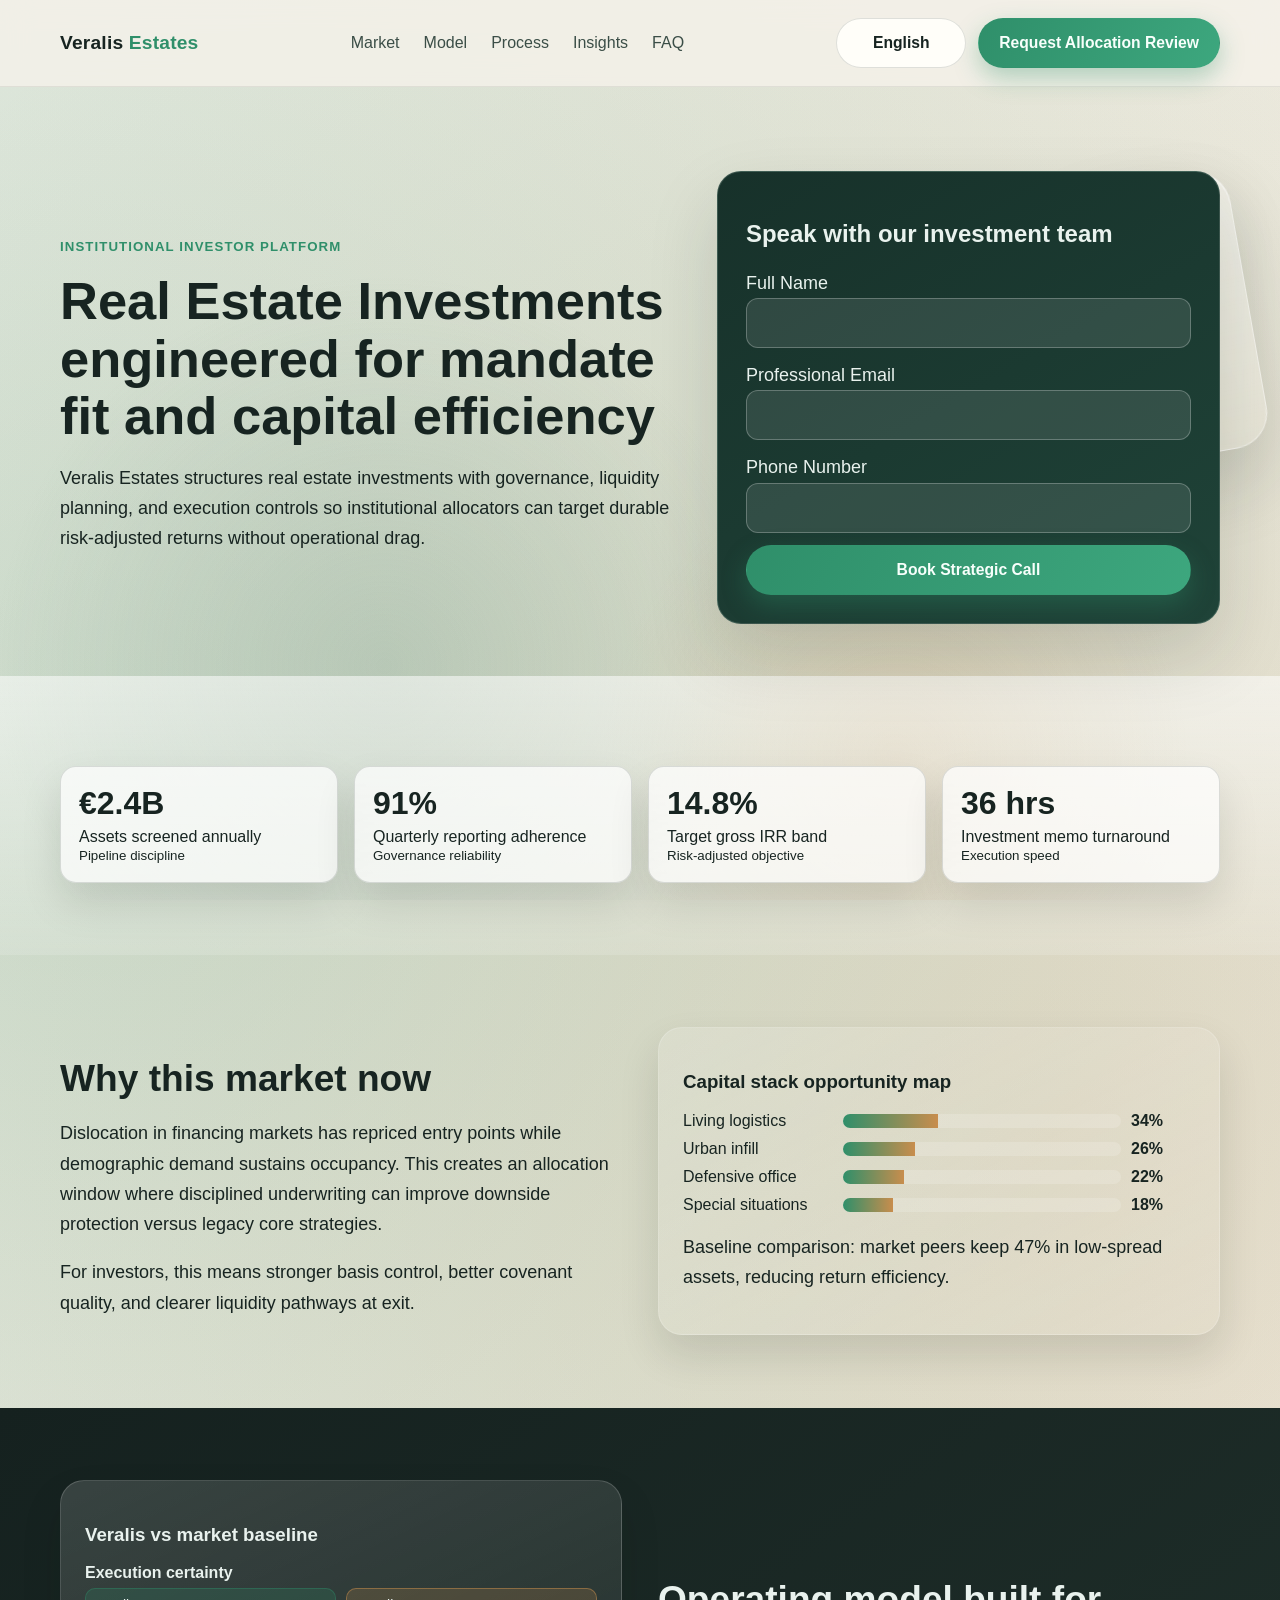
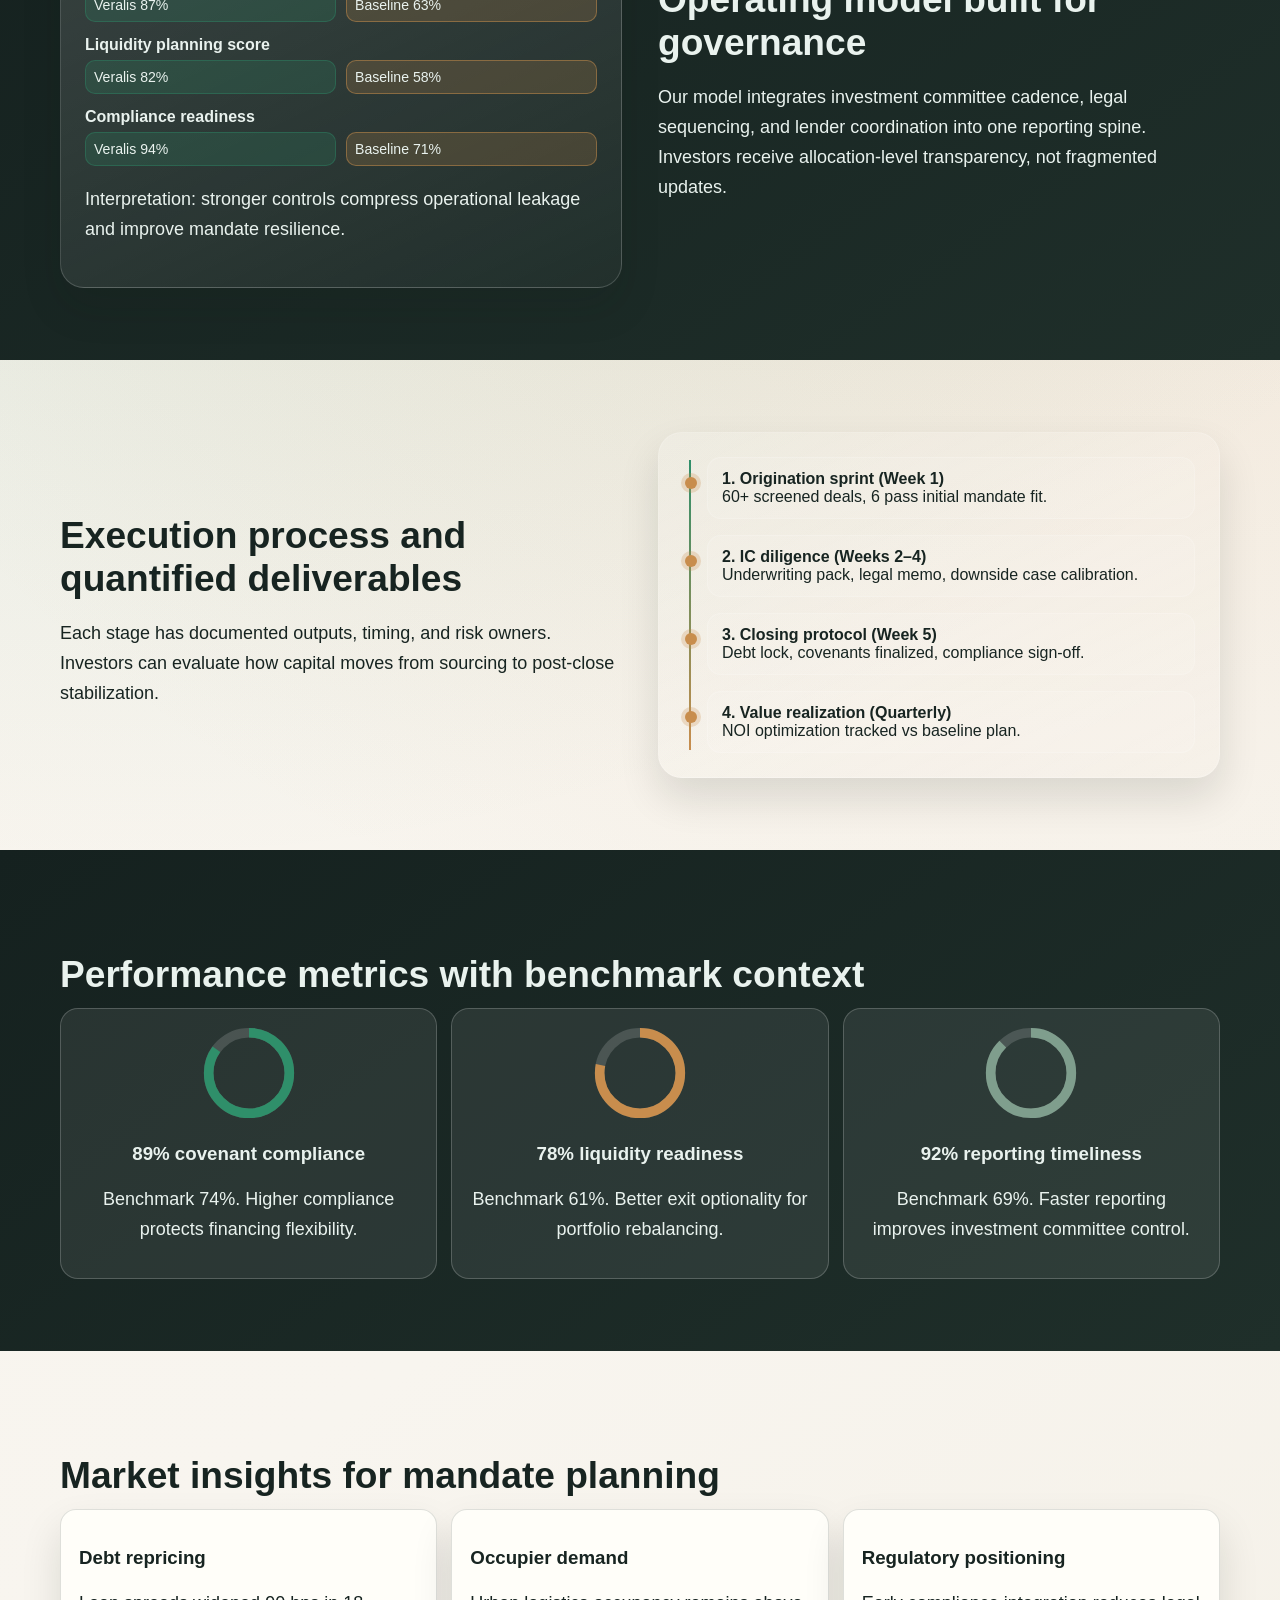
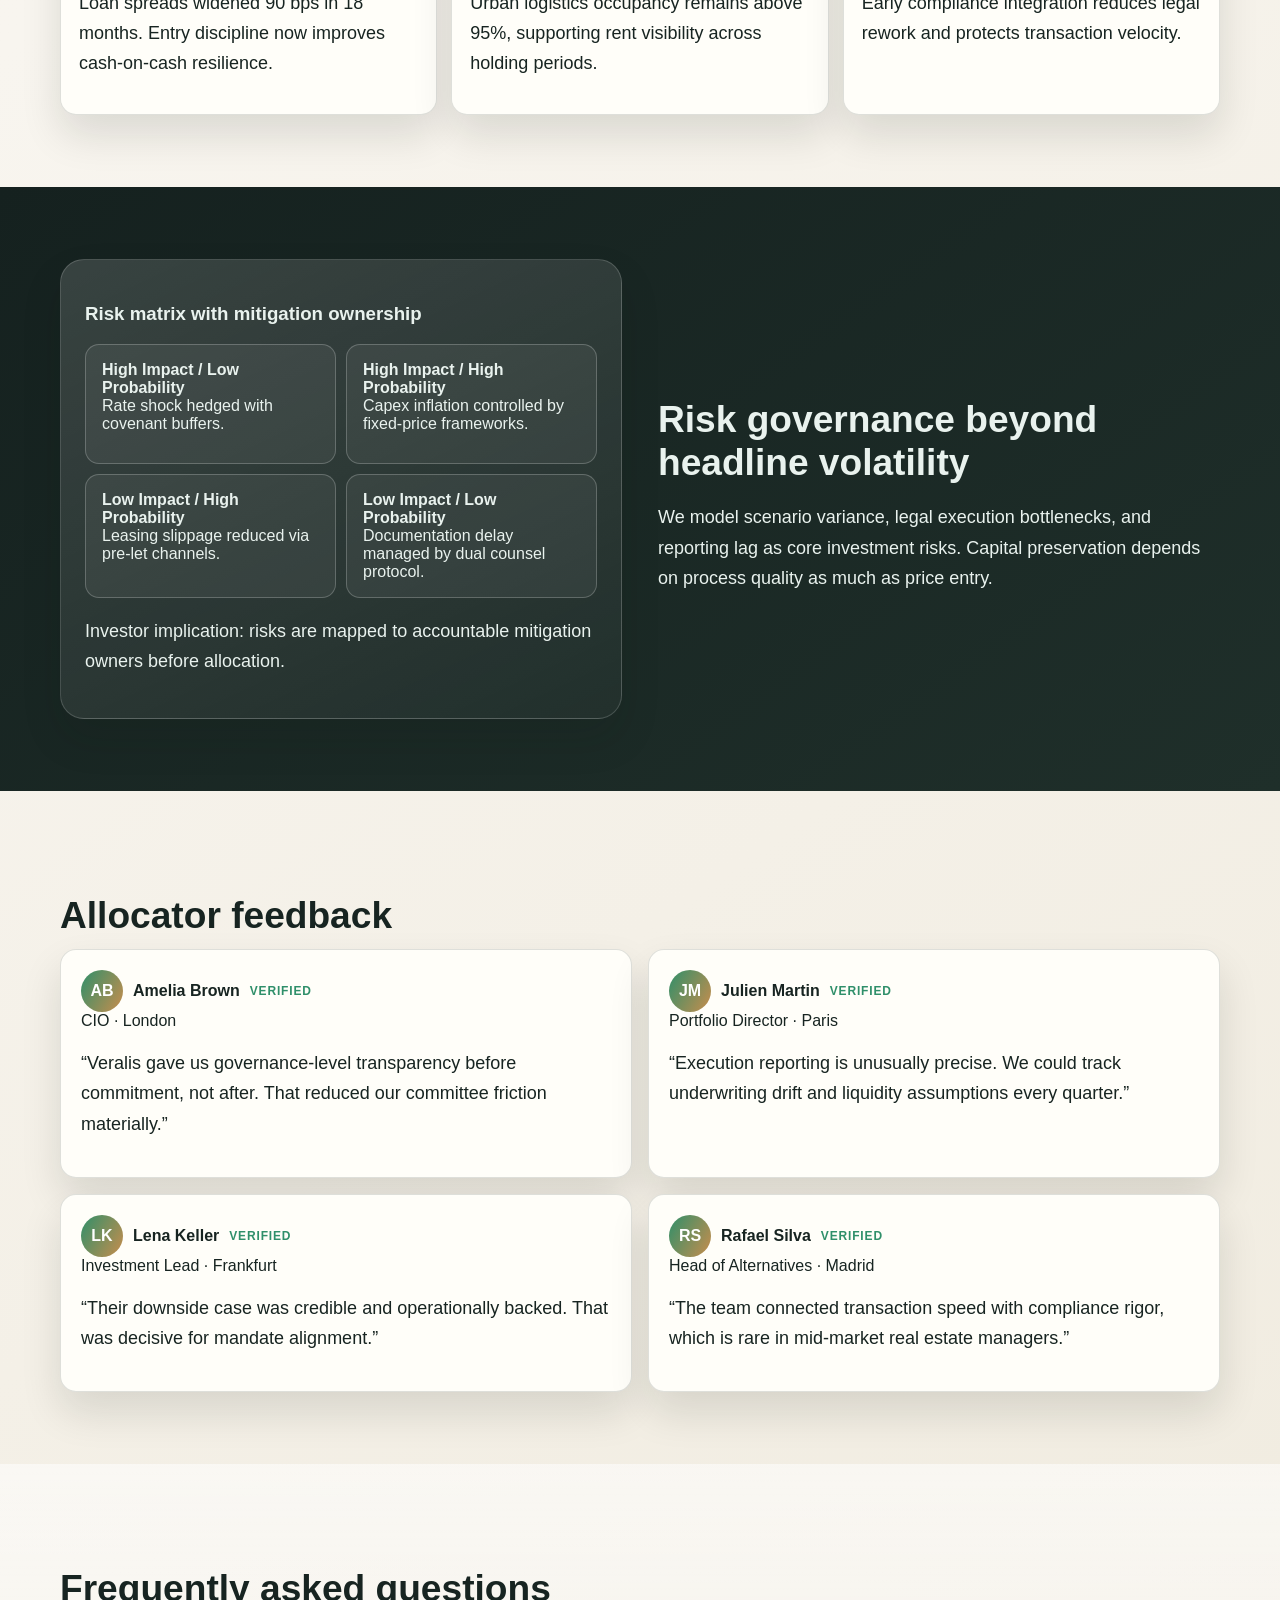
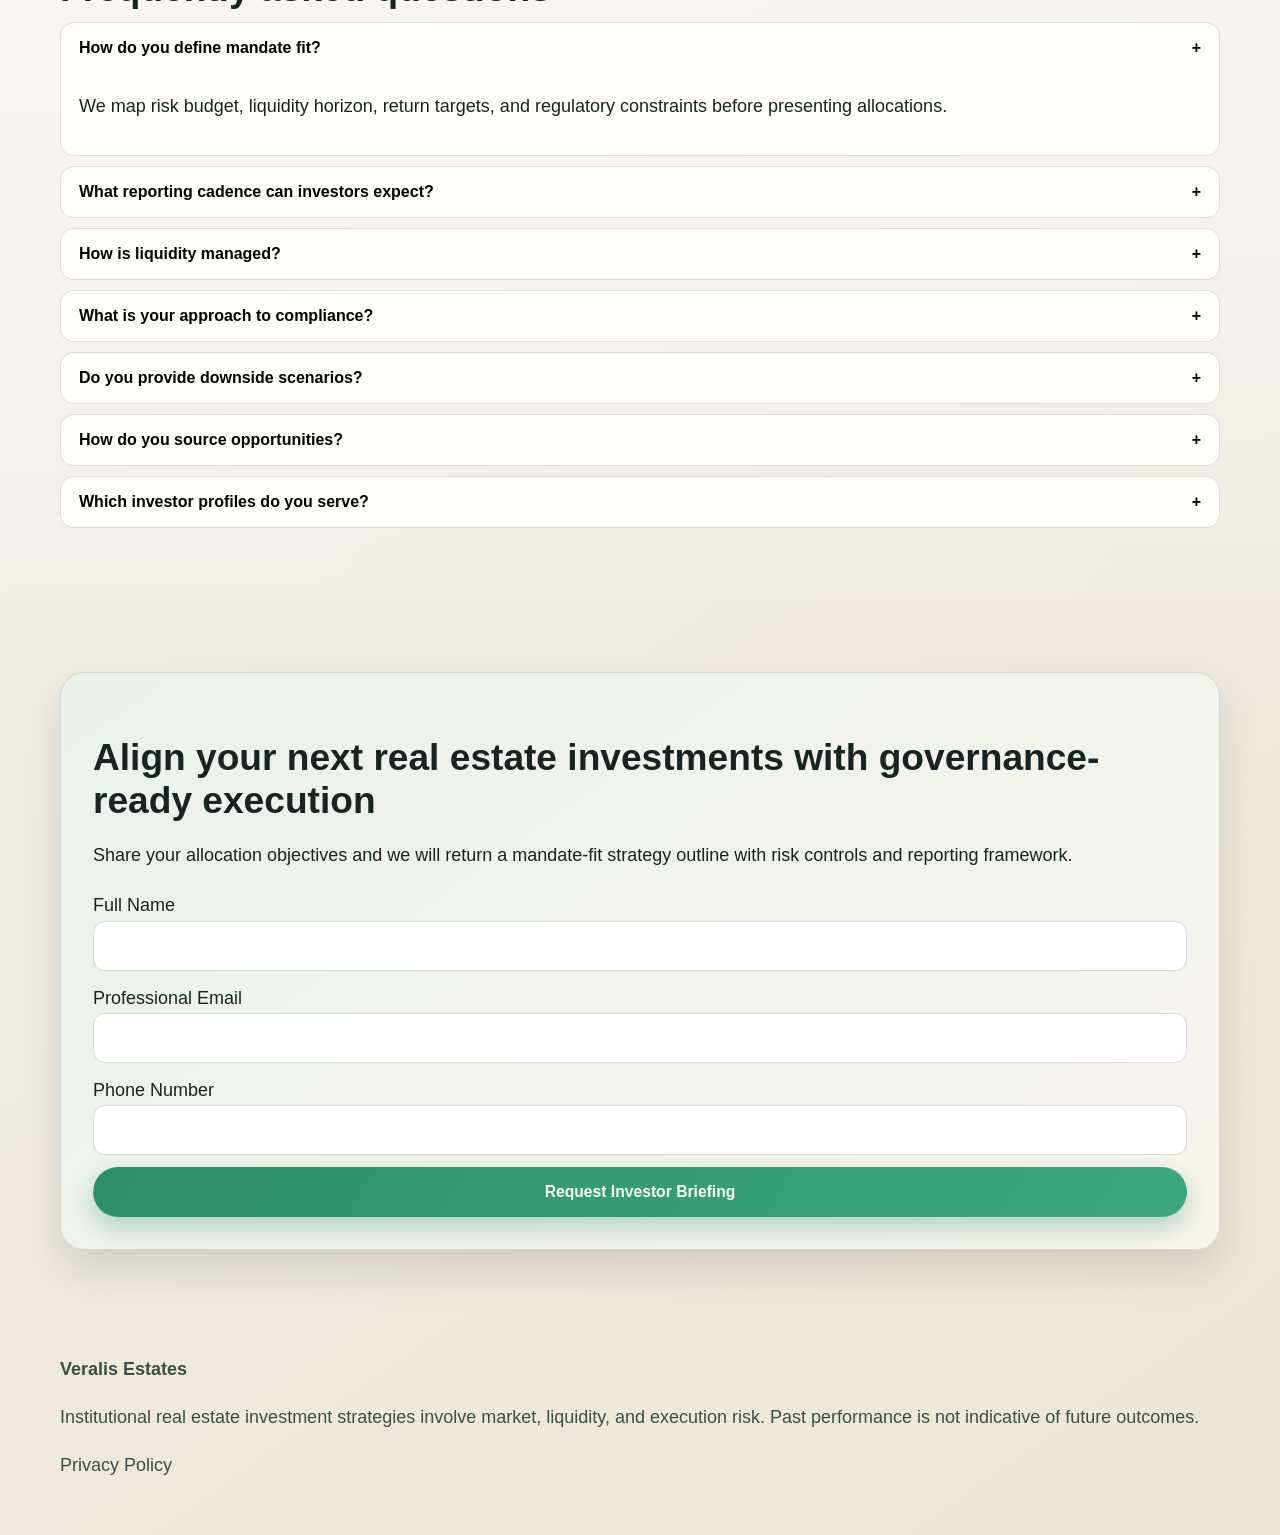
<file: index.html>
<!DOCTYPE html>
<html lang="en">
<head>
  <meta charset="UTF-8" />
  <meta name="viewport" content="width=device-width, initial-scale=1.0" />
  <title>Veralis Estates | Real Estate Investments for Institutional Capital</title>
  <meta name="description" content="Veralis Estates delivers institutional-grade real estate investments with governance, liquidity planning, and transparent reporting for long-term allocators." />
  <link rel="canonical" href="https://veralisestates.com/index.html" />
  <link rel="alternate" hreflang="en" href="https://veralisestates.com/index.html" />
  <link rel="alternate" hreflang="de" href="https://veralisestates.com/de/index.html" />
  <link rel="alternate" hreflang="fr" href="https://veralisestates.com/fr/index.html" />
  <link rel="alternate" hreflang="es" href="https://veralisestates.com/es/index.html" />
  <link rel="alternate" hreflang="it" href="https://veralisestates.com/it/index.html" />
  <link rel="alternate" hreflang="x-default" href="https://veralisestates.com/index.html" />
  <meta property="og:title" content="Veralis Estates | Institutional Real Estate Investments" />
  <meta property="og:description" content="Institutional real estate investments built for governance, execution discipline, and risk-adjusted return." />
  <meta property="og:type" content="website" />
  <meta property="og:url" content="https://veralisestates.com/index.html" />
  <meta name="twitter:card" content="summary_large_image" />
  <meta name="twitter:title" content="Veralis Estates | Institutional Real Estate Investments" />
  <meta name="twitter:description" content="Institutional real estate investments with robust reporting and mandate fit." />
  <link rel="stylesheet" href="assets/style.css" />
  <script defer src="assets/app.js"></script>
</head>
<body>
  <div class="bg-mesh"></div><div class="glass-panel" aria-hidden="true"></div>
  <header class="site-header"><div class="container header-inner">
    <a class="brand" href="index.html">Veralis <span>Estates</span></a>
    <nav class="main-nav" aria-label="Main navigation">
      <a href="#market">Market</a><a href="#model">Model</a><a href="#process">Process</a><a href="#insights">Insights</a><a href="#faq">FAQ</a>
    </nav>
    <div class="right-zone">
      <div class="lang-switcher" data-lang-switcher><button class="lang-toggle" data-lang-toggle aria-expanded="false">English</button>
        <div class="lang-menu">
          <a href="index.html"><span class="flag-svg"><svg viewBox="0 0 60 30" xmlns="http://www.w3.org/2000/svg"><clipPath id="t"><path d="M0,0 v30 h60 v-30 z"/></clipPath><path d="M0,0 v30 h60 v-30 z" fill="#012169"/><path d="M0,0 60,30 M60,0 0,30" stroke="#fff" stroke-width="6"/><path d="M0,0 60,30 M60,0 0,30" clip-path="url(#t)" stroke="#C8102E" stroke-width="4"/><path d="M30,0 v30 M0,15 h60" stroke="#fff" stroke-width="10"/><path d="M30,0 v30 M0,15 h60" stroke="#C8102E" stroke-width="6"/></svg></span>English</a>
          <a href="de/index.html"><span class="flag-svg"><svg viewBox="0 0 5 3"><rect width="5" height="1" y="0"/><rect width="5" height="1" y="1" fill="#D00"/><rect width="5" height="1" y="2" fill="#FFCE00"/></svg></span>Deutsch</a>
          <a href="fr/index.html"><span class="flag-svg"><svg viewBox="0 0 3 2"><rect width="1" height="2" fill="#0055A4"/><rect x="1" width="1" height="2" fill="#fff"/><rect x="2" width="1" height="2" fill="#EF4135"/></svg></span>Français</a>
          <a href="es/index.html"><span class="flag-svg"><svg viewBox="0 0 6 4"><rect width="6" height="4" fill="#AA151B"/><rect y="1" width="6" height="2" fill="#F1BF00"/></svg></span>Español</a>
          <a href="it/index.html"><span class="flag-svg"><svg viewBox="0 0 3 2"><rect width="1" height="2" fill="#009246"/><rect x="1" width="1" height="2" fill="#fff"/><rect x="2" width="1" height="2" fill="#CE2B37"/></svg></span>Italiano</a>
        </div></div>
      <a class="btn btn-primary" href="#lead">Request Allocation Review</a><button class="burger" data-burger aria-expanded="false" aria-label="Open menu">☰</button>
    </div></div></header>

  <div class="mobile-drawer" data-drawer><div class="drawer-overlay" data-drawer-overlay></div><aside class="drawer-panel" data-drawer-panel><div class="drawer-header"><strong>Menu</strong><button class="drawer-close" data-drawer-close aria-label="Close">×</button></div><nav class="drawer-nav"><a href="#market">Market</a><a href="#model">Model</a><a href="#process">Process</a><a href="#insights">Insights</a><a href="#faq">FAQ</a></nav><div class="lang-switcher" data-lang-switcher><button class="lang-toggle" data-lang-toggle aria-expanded="false">English</button><div class="lang-menu"><a href="index.html">English</a><a href="de/index.html">Deutsch</a><a href="fr/index.html">Français</a><a href="es/index.html">Español</a><a href="it/index.html">Italiano</a></div></div><a class="btn btn-primary" href="#lead">Request Allocation Review</a></aside></div>

  <main>
    <section class="hero"><div class="container hero-grid"><div data-reveal><p class="kicker">Institutional investor platform</p><h1>Real Estate Investments engineered for mandate fit and capital efficiency</h1><p>Veralis Estates structures real estate investments with governance, liquidity planning, and execution controls so institutional allocators can target durable risk-adjusted returns without operational drag.</p></div><div class="hero-card" data-reveal><h2 id="lead">Speak with our investment team</h2><form class="lead-form" aria-label="Lead form"><label>Full Name<input type="text" required></label><label>Professional Email<input type="email" required></label><label>Phone Number<input type="tel" required></label><button class="btn btn-primary" type="submit">Book Strategic Call</button></form></div></div></section>

    <section class="section alt"><div class="container kpi-strip" data-reveal><article class="kpi-item"><strong>€2.4B</strong><div>Assets screened annually</div><small>Pipeline discipline</small></article><article class="kpi-item"><strong>91%</strong><div>Quarterly reporting adherence</div><small>Governance reliability</small></article><article class="kpi-item"><strong>14.8%</strong><div>Target gross IRR band</div><small>Risk-adjusted objective</small></article><article class="kpi-item"><strong>36 hrs</strong><div>Investment memo turnaround</div><small>Execution speed</small></article></div></section>

    <section class="section" id="market"><div class="container split"><div data-reveal><h2>Why this market now</h2><p>Dislocation in financing markets has repriced entry points while demographic demand sustains occupancy. This creates an allocation window where disciplined underwriting can improve downside protection versus legacy core strategies.</p><p>For investors, this means stronger basis control, better covenant quality, and clearer liquidity pathways at exit.</p></div><div class="visual-card" data-reveal><h3>Capital stack opportunity map</h3><div class="allocation-stack"><div class="seg-row"><span>Living logistics</span><div class="seg-bar"><span style="width:34%"></span></div><b>34%</b></div><div class="seg-row"><span>Urban infill</span><div class="seg-bar"><span style="width:26%"></span></div><b>26%</b></div><div class="seg-row"><span>Defensive office</span><div class="seg-bar"><span style="width:22%"></span></div><b>22%</b></div><div class="seg-row"><span>Special situations</span><div class="seg-bar"><span style="width:18%"></span></div><b>18%</b></div></div><p>Baseline comparison: market peers keep 47% in low-spread assets, reducing return efficiency.</p></div></div></section>

    <section class="section dark" id="model"><div class="container split"><div class="visual-card" data-reveal><h3>Veralis vs market baseline</h3><div class="dual-bars"><div class="compare-row"><strong>Execution certainty</strong><div class="compare-bars"><div class="us">Veralis 87%</div><div class="market">Baseline 63%</div></div></div><div class="compare-row"><strong>Liquidity planning score</strong><div class="compare-bars"><div class="us">Veralis 82%</div><div class="market">Baseline 58%</div></div></div><div class="compare-row"><strong>Compliance readiness</strong><div class="compare-bars"><div class="us">Veralis 94%</div><div class="market">Baseline 71%</div></div></div></div><p>Interpretation: stronger controls compress operational leakage and improve mandate resilience.</p></div><div data-reveal><h2>Operating model built for governance</h2><p>Our model integrates investment committee cadence, legal sequencing, and lender coordination into one reporting spine. Investors receive allocation-level transparency, not fragmented updates.</p></div></div></section>

    <section class="section" id="process"><div class="container split"><div data-reveal><h2>Execution process and quantified deliverables</h2><p>Each stage has documented outputs, timing, and risk owners. Investors can evaluate how capital moves from sourcing to post-close stabilization.</p></div><div class="visual-card" data-reveal><div class="timeline"><article class="step"><strong>1. Origination sprint (Week 1)</strong><div>60+ screened deals, 6 pass initial mandate fit.</div></article><article class="step"><strong>2. IC diligence (Weeks 2–4)</strong><div>Underwriting pack, legal memo, downside case calibration.</div></article><article class="step"><strong>3. Closing protocol (Week 5)</strong><div>Debt lock, covenants finalized, compliance sign-off.</div></article><article class="step"><strong>4. Value realization (Quarterly)</strong><div>NOI optimization tracked vs baseline plan.</div></article></div></div></div></section>

    <section class="section dark"><div class="container"><h2>Performance metrics with benchmark context</h2><div class="ring-grid" data-reveal><article class="ring"><svg viewBox="0 0 100 100"><circle cx="50" cy="50" r="42" stroke="rgba(255,255,255,.15)" stroke-width="10" fill="none"/><circle cx="50" cy="50" r="42" stroke="#2f8f6a" stroke-width="10" fill="none" stroke-dasharray="264" stroke-dashoffset="40" transform="rotate(-90 50 50)"/></svg><h3>89% covenant compliance</h3><p>Benchmark 74%. Higher compliance protects financing flexibility.</p></article><article class="ring"><svg viewBox="0 0 100 100"><circle cx="50" cy="50" r="42" stroke="rgba(255,255,255,.15)" stroke-width="10" fill="none"/><circle cx="50" cy="50" r="42" stroke="#c88d4d" stroke-width="10" fill="none" stroke-dasharray="264" stroke-dashoffset="58" transform="rotate(-90 50 50)"/></svg><h3>78% liquidity readiness</h3><p>Benchmark 61%. Better exit optionality for portfolio rebalancing.</p></article><article class="ring"><svg viewBox="0 0 100 100"><circle cx="50" cy="50" r="42" stroke="rgba(255,255,255,.15)" stroke-width="10" fill="none"/><circle cx="50" cy="50" r="42" stroke="#7f9e8d" stroke-width="10" fill="none" stroke-dasharray="264" stroke-dashoffset="33" transform="rotate(-90 50 50)"/></svg><h3>92% reporting timeliness</h3><p>Benchmark 69%. Faster reporting improves investment committee control.</p></article></div></div></section>

    <section class="section" id="insights"><div class="container"><h2>Market insights for mandate planning</h2><div class="insights-grid" data-reveal><article class="insight"><h3>Debt repricing</h3><p>Loan spreads widened 90 bps in 18 months. Entry discipline now improves cash-on-cash resilience.</p></article><article class="insight"><h3>Occupier demand</h3><p>Urban logistics occupancy remains above 95%, supporting rent visibility across holding periods.</p></article><article class="insight"><h3>Regulatory positioning</h3><p>Early compliance integration reduces legal rework and protects transaction velocity.</p></article></div></div></section>

    <section class="section dark"><div class="container split"><div class="visual-card" data-reveal><h3>Risk matrix with mitigation ownership</h3><div class="risk-matrix"><div class="quad"><strong>High Impact / Low Probability</strong>Rate shock hedged with covenant buffers.</div><div class="quad"><strong>High Impact / High Probability</strong>Capex inflation controlled by fixed-price frameworks.</div><div class="quad"><strong>Low Impact / High Probability</strong>Leasing slippage reduced via pre-let channels.</div><div class="quad"><strong>Low Impact / Low Probability</strong>Documentation delay managed by dual counsel protocol.</div></div><p>Investor implication: risks are mapped to accountable mitigation owners before allocation.</p></div><div data-reveal><h2>Risk governance beyond headline volatility</h2><p>We model scenario variance, legal execution bottlenecks, and reporting lag as core investment risks. Capital preservation depends on process quality as much as price entry.</p></div></div></section>

    <section class="section"><div class="container"><h2>Allocator feedback</h2><div class="reviews-grid" data-reveal>
      <article class="review-card"><div class="review-top"><span class="avatar">AB</span><strong>Amelia Brown</strong><span class="verified">VERIFIED</span></div><div>CIO · London</div><p>“Veralis gave us governance-level transparency before commitment, not after. That reduced our committee friction materially.”</p></article>
      <article class="review-card"><div class="review-top"><span class="avatar">JM</span><strong>Julien Martin</strong><span class="verified">VERIFIED</span></div><div>Portfolio Director · Paris</div><p>“Execution reporting is unusually precise. We could track underwriting drift and liquidity assumptions every quarter.”</p></article>
      <article class="review-card"><div class="review-top"><span class="avatar">LK</span><strong>Lena Keller</strong><span class="verified">VERIFIED</span></div><div>Investment Lead · Frankfurt</div><p>“Their downside case was credible and operationally backed. That was decisive for mandate alignment.”</p></article>
      <article class="review-card"><div class="review-top"><span class="avatar">RS</span><strong>Rafael Silva</strong><span class="verified">VERIFIED</span></div><div>Head of Alternatives · Madrid</div><p>“The team connected transaction speed with compliance rigor, which is rare in mid-market real estate managers.”</p></article>
    </div></div></section>

    <section class="section alt" id="faq"><div class="container"><h2>Frequently asked questions</h2><div class="faq-list" data-faq>
      <article class="faq-item active"><button class="faq-btn">How do you define mandate fit?<span>+</span></button><div class="faq-content"><p>We map risk budget, liquidity horizon, return targets, and regulatory constraints before presenting allocations.</p></div></article>
      <article class="faq-item"><button class="faq-btn">What reporting cadence can investors expect?<span>+</span></button><div class="faq-content"><p>Monthly dashboards plus quarterly deep reviews, including valuation bridge, debt status, and operational KPI variance.</p></div></article>
      <article class="faq-item"><button class="faq-btn">How is liquidity managed?<span>+</span></button><div class="faq-content"><p>Each asset has pre-defined refinancing and exit pathways, with trigger thresholds reviewed by the investment committee.</p></div></article>
      <article class="faq-item"><button class="faq-btn">What is your approach to compliance?<span>+</span></button><div class="faq-content"><p>Compliance controls are embedded in diligence and closing checklists, not treated as end-stage documentation.</p></div></article>
      <article class="faq-item"><button class="faq-btn">Do you provide downside scenarios?<span>+</span></button><div class="faq-content"><p>Yes. We provide base, adverse, and stressed cases with assumptions on occupancy, cap rates, and financing costs.</p></div></article>
      <article class="faq-item"><button class="faq-btn">How do you source opportunities?<span>+</span></button><div class="faq-content"><p>Through broker networks, direct owners, and special situations partners where execution certainty creates pricing advantage.</p></div></article>
      <article class="faq-item"><button class="faq-btn">Which investor profiles do you serve?<span>+</span></button><div class="faq-content"><p>Pension allocators, family offices, insurers, and treasury-led corporates seeking long-duration real estate exposure.</p></div></article>
    </div></div></section>

    <section class="section"><div class="container final-cta" data-reveal><h2>Align your next real estate investments with governance-ready execution</h2><p>Share your allocation objectives and we will return a mandate-fit strategy outline with risk controls and reporting framework.</p><form class="lead-form light" aria-label="Final lead form"><label>Full Name<input type="text" required></label><label>Professional Email<input type="email" required></label><label>Phone Number<input type="tel" required></label><button class="btn btn-primary" type="submit">Request Investor Briefing</button></form></div></section>
  </main>

  <footer><div class="container"><strong>Veralis Estates</strong><p>Institutional real estate investment strategies involve market, liquidity, and execution risk. Past performance is not indicative of future outcomes.</p><a href="#" data-open-privacy>Privacy Policy</a></div></footer>

  <div class="modal" data-modal><div class="modal-overlay" data-modal-overlay></div><div class="modal-dialog" data-modal-dialog role="dialog" aria-modal="true" aria-label="Privacy Policy"><div class="modal-head"><h2>Privacy Policy</h2><button class="modal-x" data-close-modal aria-label="Close">✕</button></div><div class="modal-content"><h3>Introduction</h3><p>Veralis Estates is committed to protecting personal information shared through this website.</p><h3>Data collection</h3><p>We collect full name, professional email, phone number, and technical browsing data necessary for lead handling and service quality.</p><h3>Legal basis</h3><p>Processing is based on legitimate interest, pre-contractual communication, and compliance obligations.</p><h3>Cookies</h3><p>We use essential and analytics cookies to maintain secure operation and improve navigation quality.</p><h3>Retention</h3><p>Data is retained only as long as required for investor communication, legal obligations, and audit controls.</p><h3>Third-party sharing</h3><p>Information may be shared with regulated service providers supporting CRM, legal review, and secure hosting.</p><h3>Security</h3><p>We apply encryption, role-based access, and monitoring procedures to reduce unauthorized access risk.</p><h3>User rights</h3><p>You may request access, correction, deletion, restriction, objection, and portability of your personal data.</p><h3>International transfers</h3><p>Cross-border transfers are protected through contractual safeguards and jurisdictional adequacy checks.</p><h3>Industry risk disclosure</h3><p>Investment-related communication can include commercially sensitive information; transmission and storage risks cannot be fully eliminated.</p><h3>Contact</h3><p>For data protection inquiries: privacy@veralisestates.com.</p></div><div class="modal-footer"><button class="btn-secondary" data-close-modal>Close</button></div></div></div>

<script type="application/ld+json">{"@context":"https://schema.org","@graph":[{"@type":"Organization","name":"Veralis Estates","url":"https://veralisestates.com","logo":"https://veralisestates.com/assets/img/logo.png"},{"@type":"WebSite","name":"Veralis Estates","url":"https://veralisestates.com/index.html"},{"@type":"FAQPage","mainEntity":[{"@type":"Question","name":"How do you define mandate fit?","acceptedAnswer":{"@type":"Answer","text":"We map risk budget, liquidity horizon, return targets, and regulatory constraints before presenting allocations."}},{"@type":"Question","name":"What reporting cadence can investors expect?","acceptedAnswer":{"@type":"Answer","text":"Monthly dashboards plus quarterly deep reviews, including valuation bridge, debt status, and operational KPI variance."}}]},{"@type":"Review","author":{"@type":"Person","name":"Amelia Brown"},"reviewBody":"Veralis gave us governance-level transparency before commitment.","itemReviewed":{"@type":"Organization","name":"Veralis Estates"}}]}</script>
</body>
</html>
</file>
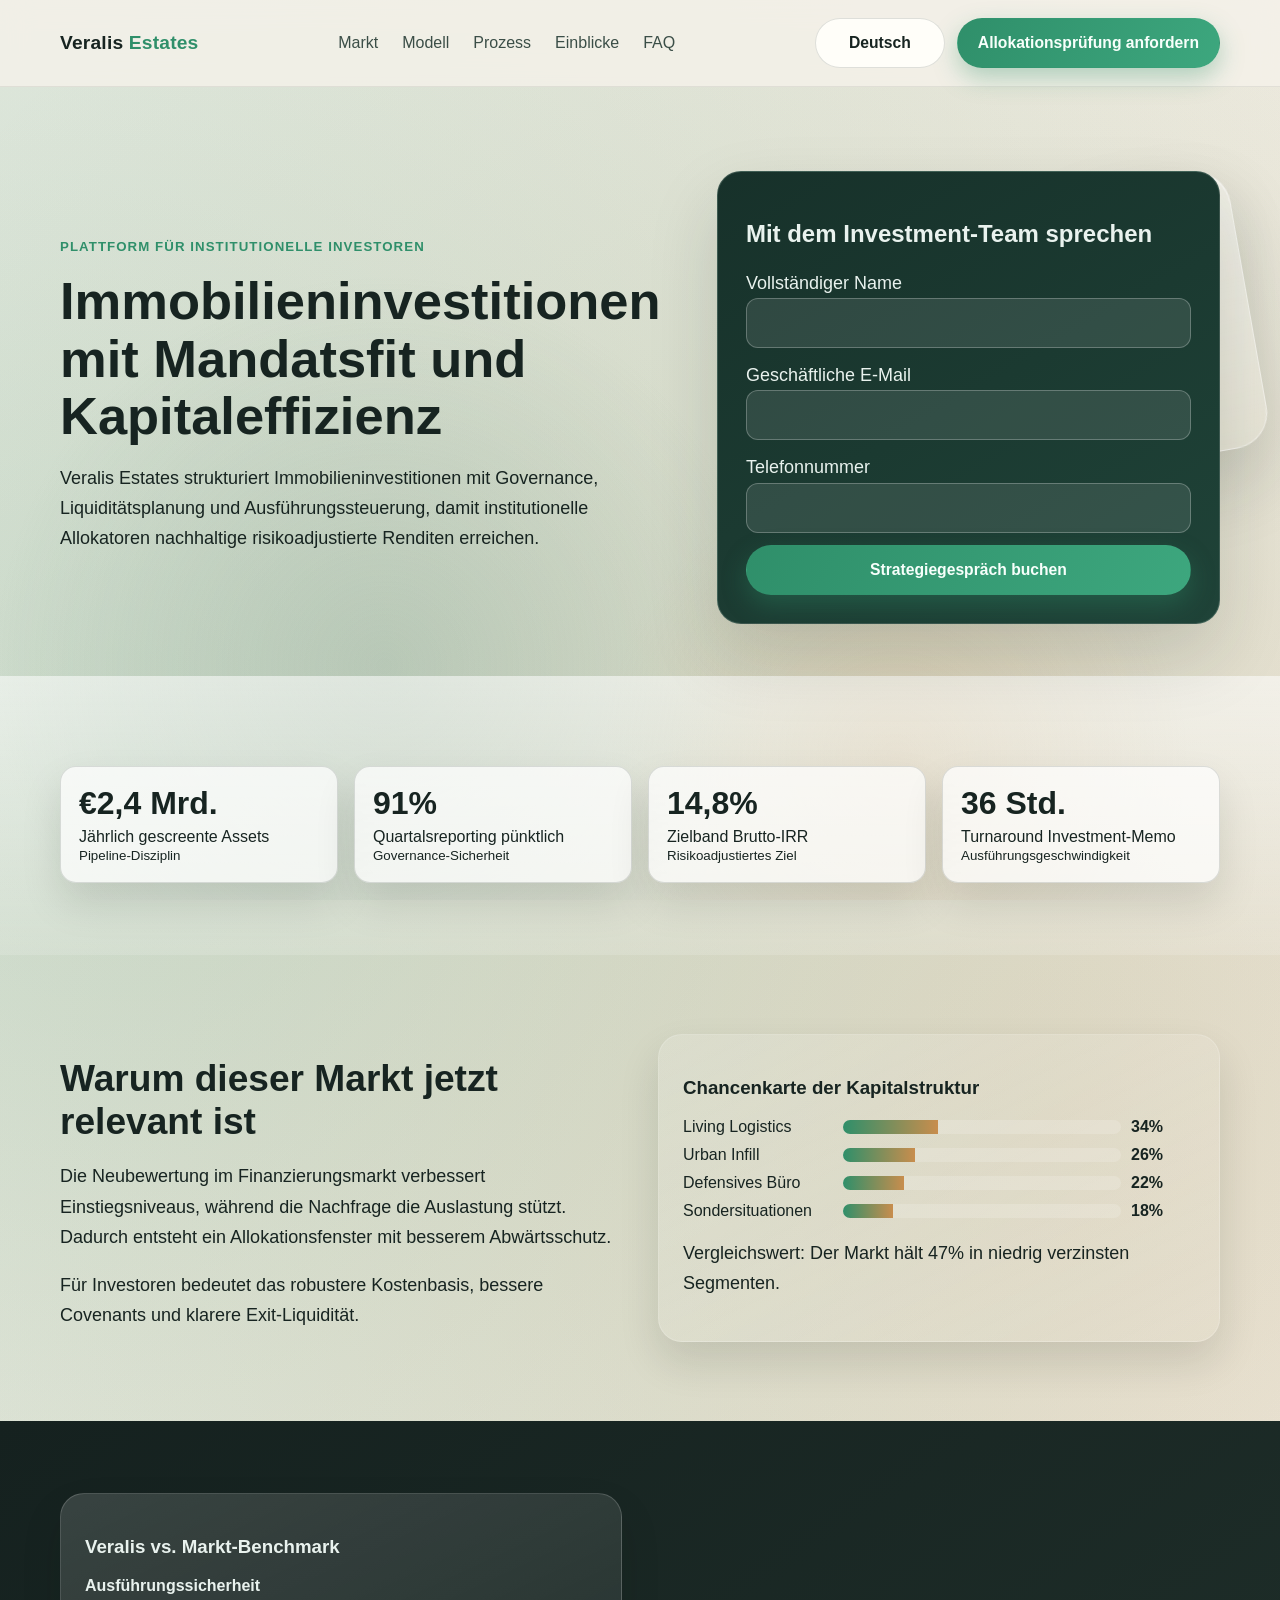
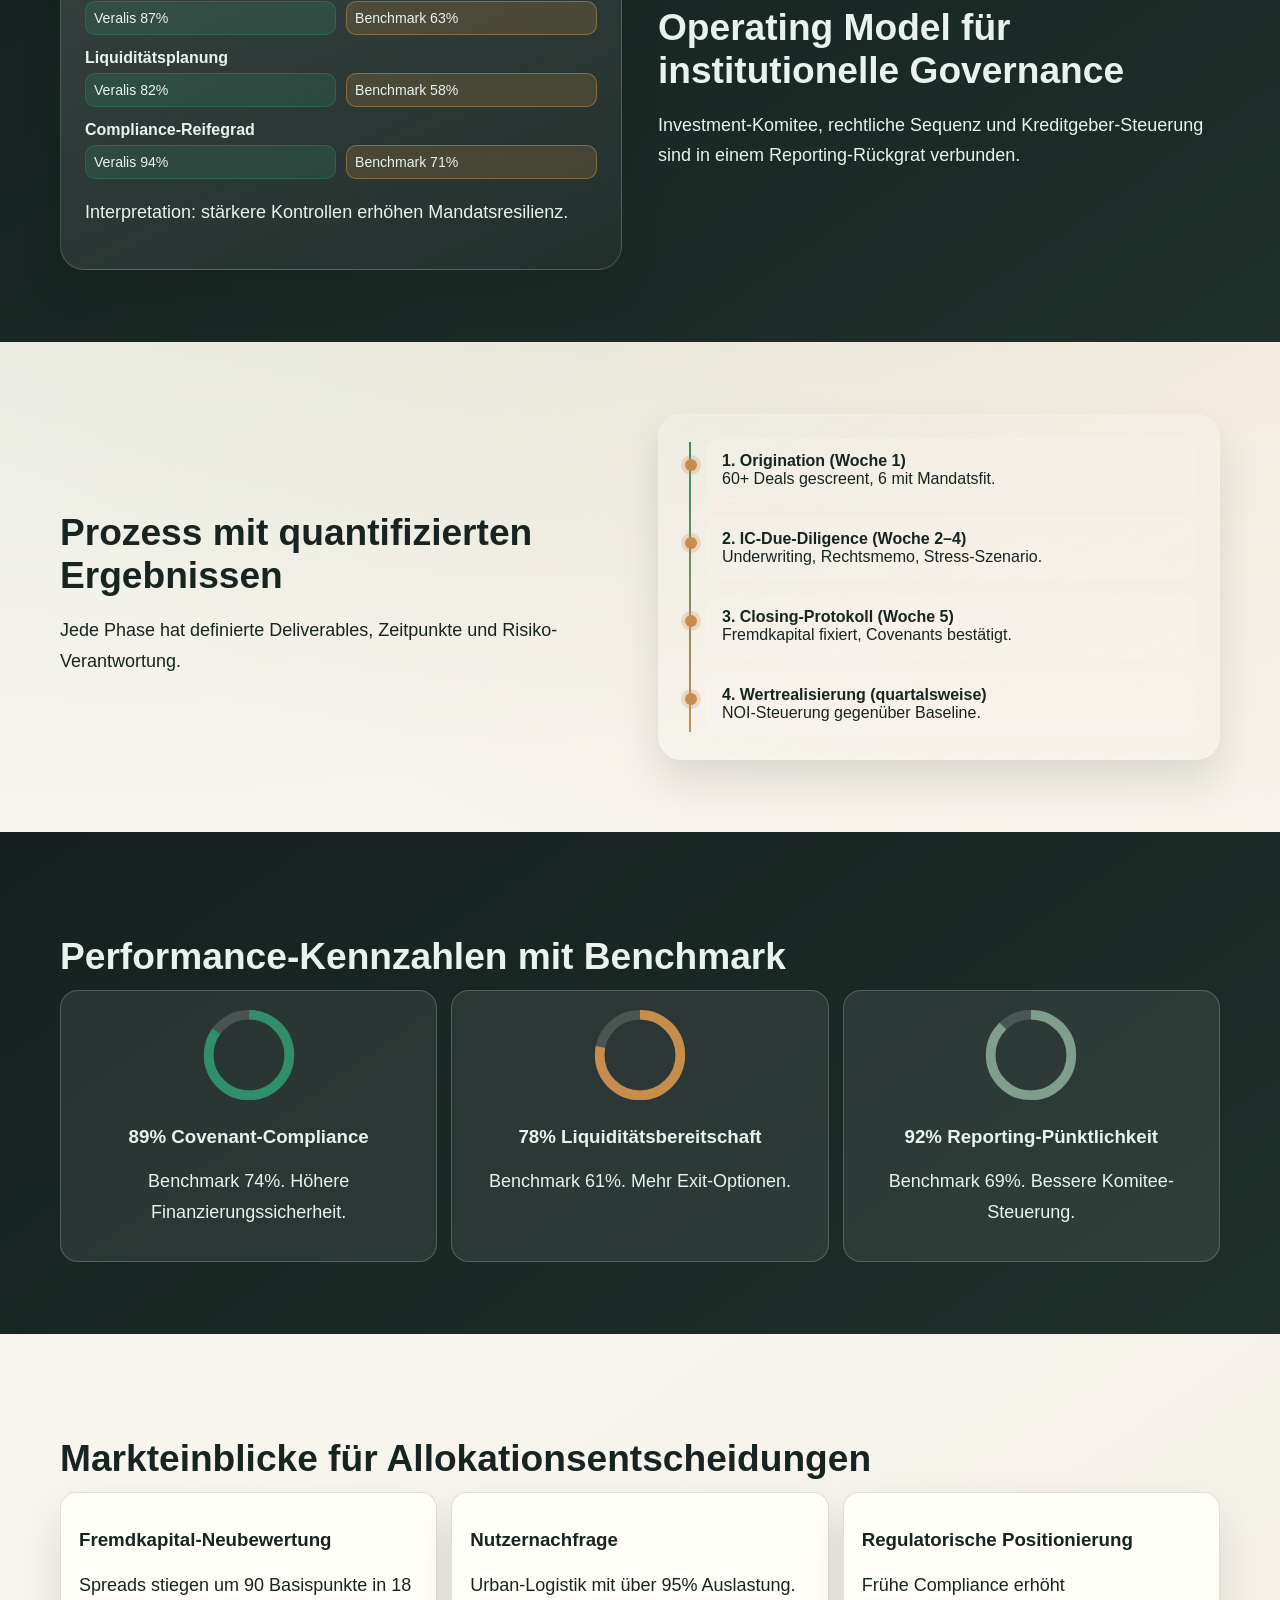
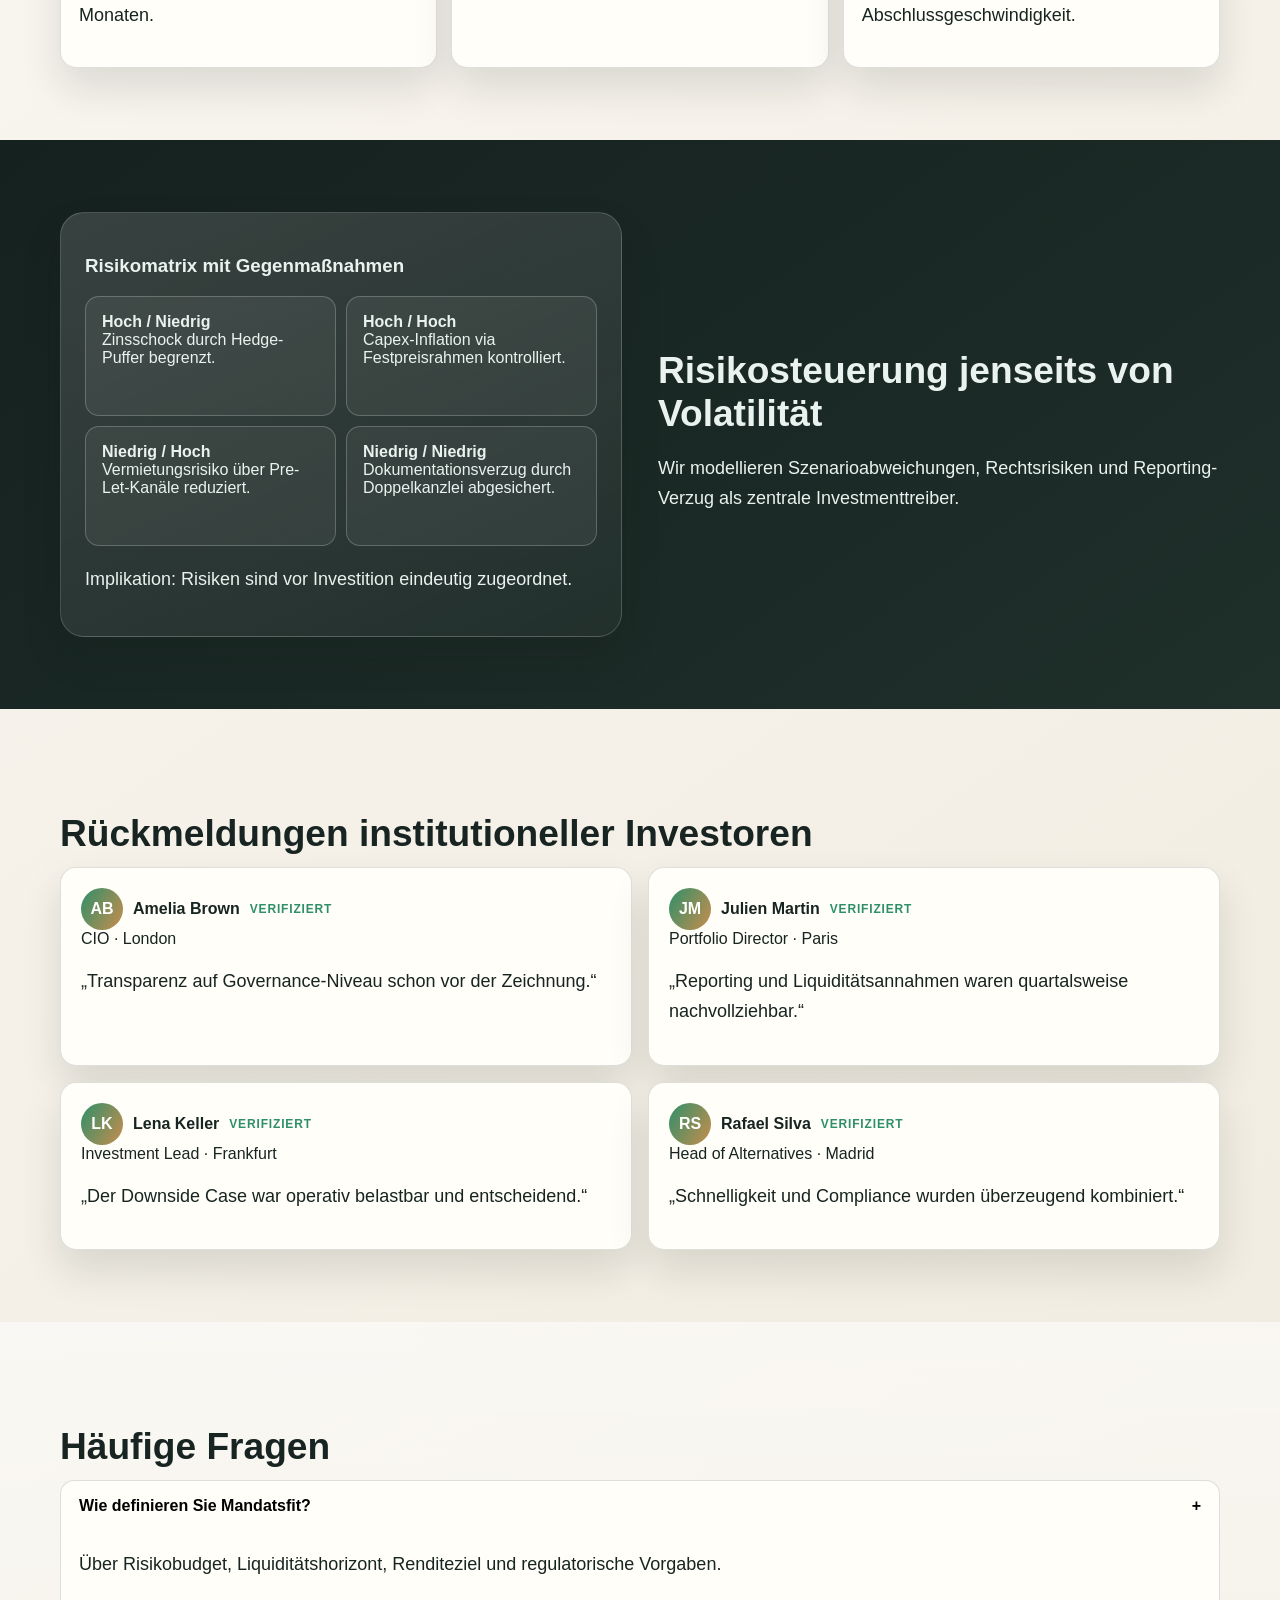
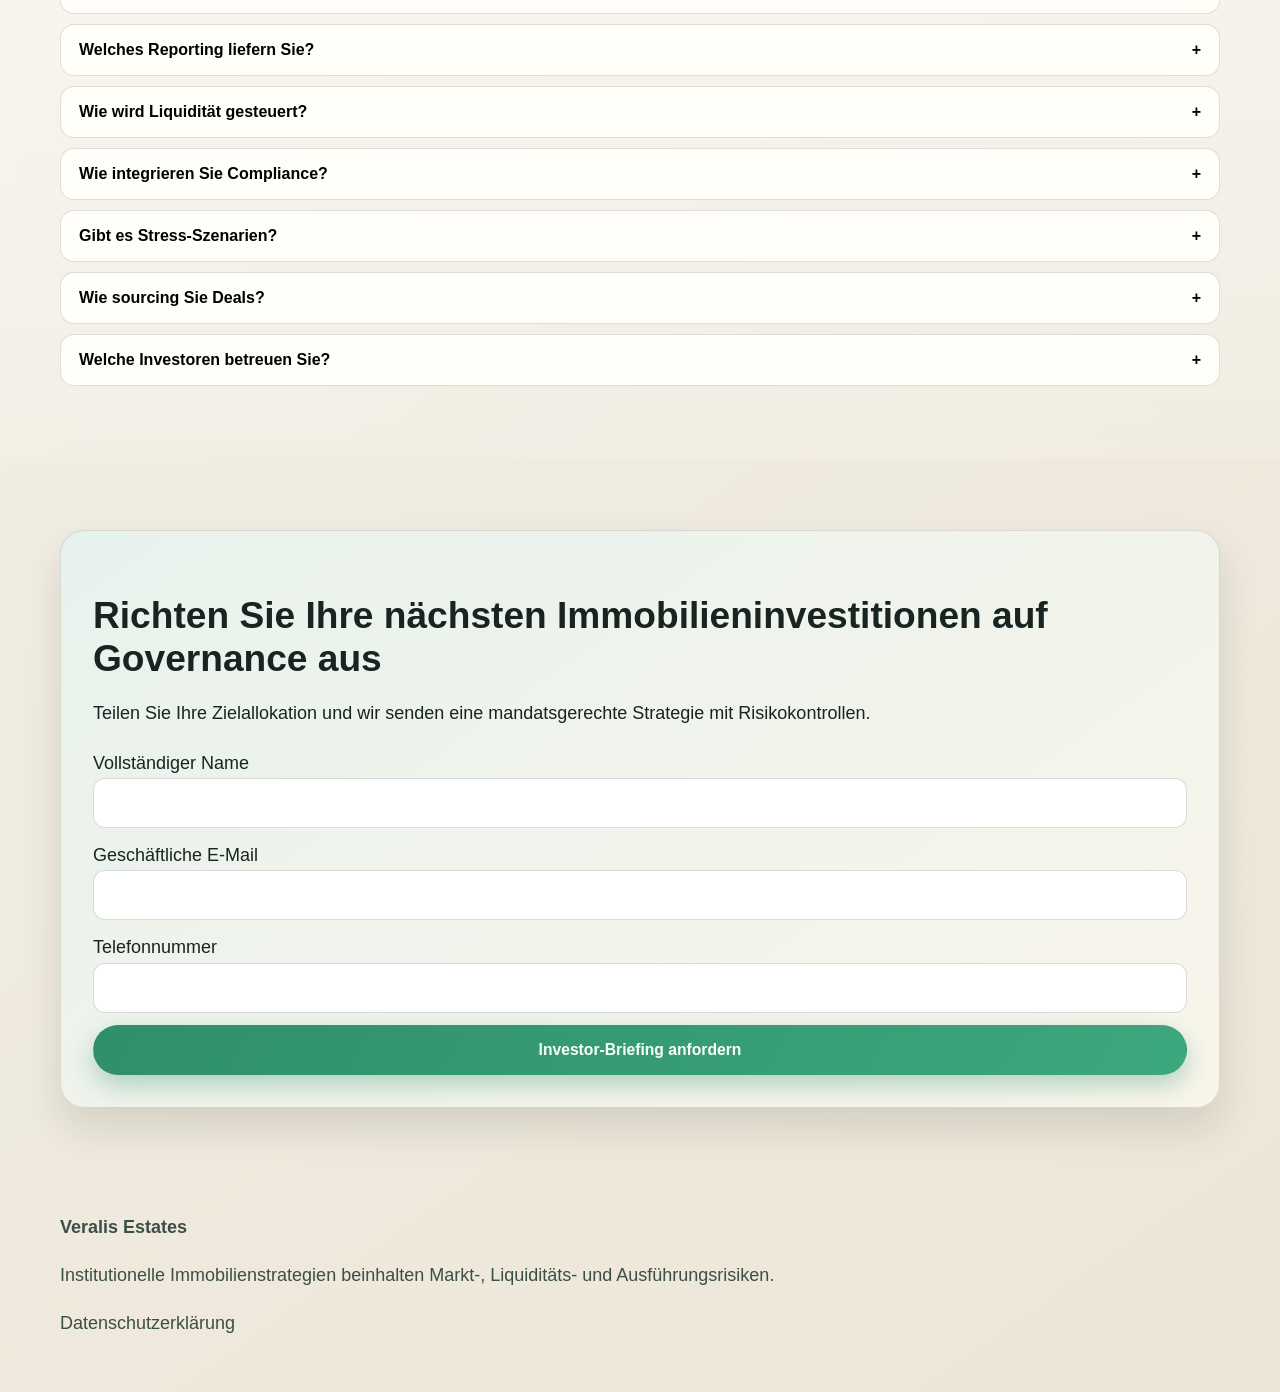
<file: de/index.html>
<!DOCTYPE html><html lang="de"><head><meta charset="UTF-8"/><meta name="viewport" content="width=device-width, initial-scale=1.0"/>
<title>Veralis Estates | Immobilieninvestitionen für institutionelles Kapital</title>
<meta name="description" content="Veralis Estates bietet institutionelle Immobilieninvestitionen mit Governance, Liquiditätsplanung und transparentem Reporting für langfristige Allokatoren."/>
<link rel="canonical" href="https://veralisestates.com/de/index.html"/>
<link rel="alternate" hreflang="en" href="https://veralisestates.com/index.html"/><link rel="alternate" hreflang="de" href="https://veralisestates.com/de/index.html"/><link rel="alternate" hreflang="fr" href="https://veralisestates.com/fr/index.html"/><link rel="alternate" hreflang="es" href="https://veralisestates.com/es/index.html"/><link rel="alternate" hreflang="it" href="https://veralisestates.com/it/index.html"/>
<meta property="og:title" content="Veralis Estates | Institutionelle Immobilieninvestitionen"/><meta property="og:description" content="Immobilieninvestitionen mit Governance, Ausführungsdisziplin und risikoadjustierter Rendite."/><meta property="og:type" content="website"/><meta property="og:url" content="https://veralisestates.com/de/index.html"/>
<meta name="twitter:card" content="summary_large_image"/><meta name="twitter:title" content="Veralis Estates | Institutionelle Immobilieninvestitionen"/><meta name="twitter:description" content="Institutionelles Investment mit robustem Reporting und Mandatsfit."/>
<link rel="stylesheet" href="../assets/style.css"/><script defer src="../assets/app.js"></script></head><body>
<div class="bg-mesh"></div><div class="glass-panel" aria-hidden="true"></div>
<header class="site-header"><div class="container header-inner"><a class="brand" href="../index.html">Veralis <span>Estates</span></a><nav class="main-nav"><a href="#market">Markt</a><a href="#model">Modell</a><a href="#process">Prozess</a><a href="#insights">Einblicke</a><a href="#faq">FAQ</a></nav><div class="right-zone"><div class="lang-switcher" data-lang-switcher><button class="lang-toggle" data-lang-toggle>Deutsch</button><div class="lang-menu"><a href="../index.html"><span class="flag-svg"><svg viewBox="0 0 60 30"><rect width="60" height="30" fill="#012169"/><rect x="24" width="12" height="30" fill="#fff"/><rect y="9" width="60" height="12" fill="#fff"/><rect x="26" width="8" height="30" fill="#C8102E"/><rect y="11" width="60" height="8" fill="#C8102E"/></svg></span>English</a><a href="../de/index.html"><span class="flag-svg"><svg viewBox="0 0 5 3"><rect width="5" height="1" y="0"/><rect width="5" height="1" y="1" fill="#D00"/><rect width="5" height="1" y="2" fill="#FFCE00"/></svg></span>Deutsch</a><a href="../fr/index.html"><span class="flag-svg"><svg viewBox="0 0 3 2"><rect width="1" height="2" fill="#0055A4"/><rect x="1" width="1" height="2" fill="#fff"/><rect x="2" width="1" height="2" fill="#EF4135"/></svg></span>Français</a><a href="../es/index.html"><span class="flag-svg"><svg viewBox="0 0 6 4"><rect width="6" height="4" fill="#AA151B"/><rect y="1" width="6" height="2" fill="#F1BF00"/></svg></span>Español</a><a href="../it/index.html"><span class="flag-svg"><svg viewBox="0 0 3 2"><rect width="1" height="2" fill="#009246"/><rect x="1" width="1" height="2" fill="#fff"/><rect x="2" width="1" height="2" fill="#CE2B37"/></svg></span>Italiano</a></div></div><a class="btn btn-primary" href="#lead">Allokationsprüfung anfordern</a><button class="burger" data-burger aria-label="Menü">☰</button></div></div></header>
<div class="mobile-drawer" data-drawer><div class="drawer-overlay" data-drawer-overlay></div><aside class="drawer-panel" data-drawer-panel><div class="drawer-header"><strong>Menü</strong><button class="drawer-close" data-drawer-close>×</button></div><nav class="drawer-nav"><a href="#market">Markt</a><a href="#model">Modell</a><a href="#process">Prozess</a><a href="#insights">Einblicke</a><a href="#faq">FAQ</a></nav><div class="lang-switcher" data-lang-switcher><button class="lang-toggle" data-lang-toggle>Deutsch</button><div class="lang-menu"><a href="../index.html"><span class="flag-svg"><svg viewBox="0 0 60 30"><rect width="60" height="30" fill="#012169"/><rect x="24" width="12" height="30" fill="#fff"/><rect y="9" width="60" height="12" fill="#fff"/><rect x="26" width="8" height="30" fill="#C8102E"/><rect y="11" width="60" height="8" fill="#C8102E"/></svg></span>English</a><a href="../de/index.html"><span class="flag-svg"><svg viewBox="0 0 5 3"><rect width="5" height="1" y="0"/><rect width="5" height="1" y="1" fill="#D00"/><rect width="5" height="1" y="2" fill="#FFCE00"/></svg></span>Deutsch</a><a href="../fr/index.html"><span class="flag-svg"><svg viewBox="0 0 3 2"><rect width="1" height="2" fill="#0055A4"/><rect x="1" width="1" height="2" fill="#fff"/><rect x="2" width="1" height="2" fill="#EF4135"/></svg></span>Français</a><a href="../es/index.html"><span class="flag-svg"><svg viewBox="0 0 6 4"><rect width="6" height="4" fill="#AA151B"/><rect y="1" width="6" height="2" fill="#F1BF00"/></svg></span>Español</a><a href="../it/index.html"><span class="flag-svg"><svg viewBox="0 0 3 2"><rect width="1" height="2" fill="#009246"/><rect x="1" width="1" height="2" fill="#fff"/><rect x="2" width="1" height="2" fill="#CE2B37"/></svg></span>Italiano</a></div></div><a class="btn btn-primary" href="#lead">Allokationsprüfung anfordern</a></aside></div>
<main>
<section class="hero"><div class="container hero-grid"><div data-reveal><p class="kicker">Plattform für institutionelle Investoren</p><h1>Immobilieninvestitionen mit Mandatsfit und Kapitaleffizienz</h1><p>Veralis Estates strukturiert Immobilieninvestitionen mit Governance, Liquiditätsplanung und Ausführungssteuerung, damit institutionelle Allokatoren nachhaltige risikoadjustierte Renditen erreichen.</p></div><div class="hero-card" data-reveal><h2 id="lead">Mit dem Investment-Team sprechen</h2><form class="lead-form"><label>Vollständiger Name<input type="text" required></label><label>Geschäftliche E-Mail<input type="email" required></label><label>Telefonnummer<input type="tel" required></label><button class="btn btn-primary">Strategiegespräch buchen</button></form></div></div></section>
<section class="section alt"><div class="container kpi-strip"><article class="kpi-item"><strong>€2,4 Mrd.</strong><div>Jährlich gescreente Assets</div><small>Pipeline-Disziplin</small></article><article class="kpi-item"><strong>91%</strong><div>Quartalsreporting pünktlich</div><small>Governance-Sicherheit</small></article><article class="kpi-item"><strong>14,8%</strong><div>Zielband Brutto-IRR</div><small>Risikoadjustiertes Ziel</small></article><article class="kpi-item"><strong>36 Std.</strong><div>Turnaround Investment-Memo</div><small>Ausführungsgeschwindigkeit</small></article></div></section>
<section class="section" id="market"><div class="container split"><div><h2>Warum dieser Markt jetzt relevant ist</h2><p>Die Neubewertung im Finanzierungsmarkt verbessert Einstiegsniveaus, während die Nachfrage die Auslastung stützt. Dadurch entsteht ein Allokationsfenster mit besserem Abwärtsschutz.</p><p>Für Investoren bedeutet das robustere Kostenbasis, bessere Covenants und klarere Exit-Liquidität.</p></div><div class="visual-card"><h3>Chancenkarte der Kapitalstruktur</h3><div class="allocation-stack"><div class="seg-row"><span>Living Logistics</span><div class="seg-bar"><span style="width:34%"></span></div><b>34%</b></div><div class="seg-row"><span>Urban Infill</span><div class="seg-bar"><span style="width:26%"></span></div><b>26%</b></div><div class="seg-row"><span>Defensives Büro</span><div class="seg-bar"><span style="width:22%"></span></div><b>22%</b></div><div class="seg-row"><span>Sondersituationen</span><div class="seg-bar"><span style="width:18%"></span></div><b>18%</b></div></div><p>Vergleichswert: Der Markt hält 47% in niedrig verzinsten Segmenten.</p></div></div></section>
<section class="section dark" id="model"><div class="container split"><div class="visual-card"><h3>Veralis vs. Markt-Benchmark</h3><div class="dual-bars"><div class="compare-row"><strong>Ausführungssicherheit</strong><div class="compare-bars"><div class="us">Veralis 87%</div><div class="market">Benchmark 63%</div></div></div><div class="compare-row"><strong>Liquiditätsplanung</strong><div class="compare-bars"><div class="us">Veralis 82%</div><div class="market">Benchmark 58%</div></div></div><div class="compare-row"><strong>Compliance-Reifegrad</strong><div class="compare-bars"><div class="us">Veralis 94%</div><div class="market">Benchmark 71%</div></div></div></div><p>Interpretation: stärkere Kontrollen erhöhen Mandatsresilienz.</p></div><div><h2>Operating Model für institutionelle Governance</h2><p>Investment-Komitee, rechtliche Sequenz und Kreditgeber-Steuerung sind in einem Reporting-Rückgrat verbunden.</p></div></div></section>
<section class="section" id="process"><div class="container split"><div><h2>Prozess mit quantifizierten Ergebnissen</h2><p>Jede Phase hat definierte Deliverables, Zeitpunkte und Risiko-Verantwortung.</p></div><div class="visual-card"><div class="timeline"><article class="step"><strong>1. Origination (Woche 1)</strong><div>60+ Deals gescreent, 6 mit Mandatsfit.</div></article><article class="step"><strong>2. IC-Due-Diligence (Woche 2–4)</strong><div>Underwriting, Rechtsmemo, Stress-Szenario.</div></article><article class="step"><strong>3. Closing-Protokoll (Woche 5)</strong><div>Fremdkapital fixiert, Covenants bestätigt.</div></article><article class="step"><strong>4. Wertrealisierung (quartalsweise)</strong><div>NOI-Steuerung gegenüber Baseline.</div></article></div></div></div></section>
<section class="section dark"><div class="container"><h2>Performance-Kennzahlen mit Benchmark</h2><div class="ring-grid"><article class="ring"><svg viewBox="0 0 100 100"><circle cx="50" cy="50" r="42" stroke="rgba(255,255,255,.15)" stroke-width="10" fill="none"/><circle cx="50" cy="50" r="42" stroke="#2f8f6a" stroke-width="10" fill="none" stroke-dasharray="264" stroke-dashoffset="40" transform="rotate(-90 50 50)"/></svg><h3>89% Covenant-Compliance</h3><p>Benchmark 74%. Höhere Finanzierungssicherheit.</p></article><article class="ring"><svg viewBox="0 0 100 100"><circle cx="50" cy="50" r="42" stroke="rgba(255,255,255,.15)" stroke-width="10" fill="none"/><circle cx="50" cy="50" r="42" stroke="#c88d4d" stroke-width="10" fill="none" stroke-dasharray="264" stroke-dashoffset="58" transform="rotate(-90 50 50)"/></svg><h3>78% Liquiditätsbereitschaft</h3><p>Benchmark 61%. Mehr Exit-Optionen.</p></article><article class="ring"><svg viewBox="0 0 100 100"><circle cx="50" cy="50" r="42" stroke="rgba(255,255,255,.15)" stroke-width="10" fill="none"/><circle cx="50" cy="50" r="42" stroke="#7f9e8d" stroke-width="10" fill="none" stroke-dasharray="264" stroke-dashoffset="33" transform="rotate(-90 50 50)"/></svg><h3>92% Reporting-Pünktlichkeit</h3><p>Benchmark 69%. Bessere Komitee-Steuerung.</p></article></div></div></section>
<section class="section" id="insights"><div class="container"><h2>Markteinblicke für Allokationsentscheidungen</h2><div class="insights-grid"><article class="insight"><h3>Fremdkapital-Neubewertung</h3><p>Spreads stiegen um 90 Basispunkte in 18 Monaten.</p></article><article class="insight"><h3>Nutzernachfrage</h3><p>Urban-Logistik mit über 95% Auslastung.</p></article><article class="insight"><h3>Regulatorische Positionierung</h3><p>Frühe Compliance erhöht Abschlussgeschwindigkeit.</p></article></div></div></section>
<section class="section dark"><div class="container split"><div class="visual-card"><h3>Risikomatrix mit Gegenmaßnahmen</h3><div class="risk-matrix"><div class="quad"><strong>Hoch / Niedrig</strong>Zinsschock durch Hedge-Puffer begrenzt.</div><div class="quad"><strong>Hoch / Hoch</strong>Capex-Inflation via Festpreisrahmen kontrolliert.</div><div class="quad"><strong>Niedrig / Hoch</strong>Vermietungsrisiko über Pre-Let-Kanäle reduziert.</div><div class="quad"><strong>Niedrig / Niedrig</strong>Dokumentationsverzug durch Doppelkanzlei abgesichert.</div></div><p>Implikation: Risiken sind vor Investition eindeutig zugeordnet.</p></div><div><h2>Risikosteuerung jenseits von Volatilität</h2><p>Wir modellieren Szenarioabweichungen, Rechtsrisiken und Reporting-Verzug als zentrale Investmenttreiber.</p></div></div></section>
<section class="section"><div class="container"><h2>Rückmeldungen institutioneller Investoren</h2><div class="reviews-grid"><article class="review-card"><div class="review-top"><span class="avatar">AB</span><strong>Amelia Brown</strong><span class="verified">VERIFIZIERT</span></div><div>CIO · London</div><p>„Transparenz auf Governance-Niveau schon vor der Zeichnung.“</p></article><article class="review-card"><div class="review-top"><span class="avatar">JM</span><strong>Julien Martin</strong><span class="verified">VERIFIZIERT</span></div><div>Portfolio Director · Paris</div><p>„Reporting und Liquiditätsannahmen waren quartalsweise nachvollziehbar.“</p></article><article class="review-card"><div class="review-top"><span class="avatar">LK</span><strong>Lena Keller</strong><span class="verified">VERIFIZIERT</span></div><div>Investment Lead · Frankfurt</div><p>„Der Downside Case war operativ belastbar und entscheidend.“</p></article><article class="review-card"><div class="review-top"><span class="avatar">RS</span><strong>Rafael Silva</strong><span class="verified">VERIFIZIERT</span></div><div>Head of Alternatives · Madrid</div><p>„Schnelligkeit und Compliance wurden überzeugend kombiniert.“</p></article></div></div></section>
<section class="section alt" id="faq"><div class="container"><h2>Häufige Fragen</h2><div class="faq-list" data-faq><article class="faq-item active"><button class="faq-btn">Wie definieren Sie Mandatsfit?<span>+</span></button><div class="faq-content"><p>Über Risikobudget, Liquiditätshorizont, Renditeziel und regulatorische Vorgaben.</p></div></article><article class="faq-item"><button class="faq-btn">Welches Reporting liefern Sie?<span>+</span></button><div class="faq-content"><p>Monatliche Updates plus quartalsweise Tiefenberichte.</p></div></article><article class="faq-item"><button class="faq-btn">Wie wird Liquidität gesteuert?<span>+</span></button><div class="faq-content"><p>Asset-spezifische Exit- und Refinanzierungstrigger.</p></div></article><article class="faq-item"><button class="faq-btn">Wie integrieren Sie Compliance?<span>+</span></button><div class="faq-content"><p>Direkt in Due Diligence und Closing-Checklisten.</p></div></article><article class="faq-item"><button class="faq-btn">Gibt es Stress-Szenarien?<span>+</span></button><div class="faq-content"><p>Ja, inklusive Belegung, Cap Rates und Finanzierungskosten.</p></div></article><article class="faq-item"><button class="faq-btn">Wie sourcing Sie Deals?<span>+</span></button><div class="faq-content"><p>Über Maklernetzwerke, Eigentümerkontakte und Sondersituationen.</p></div></article><article class="faq-item"><button class="faq-btn">Welche Investoren betreuen Sie?<span>+</span></button><div class="faq-content"><p>Pensionskassen, Family Offices, Versicherer und Treasury-Einheiten.</p></div></article></div></div></section>
<section class="section"><div class="container final-cta"><h2>Richten Sie Ihre nächsten Immobilieninvestitionen auf Governance aus</h2><p>Teilen Sie Ihre Zielallokation und wir senden eine mandatsgerechte Strategie mit Risikokontrollen.</p><form class="lead-form light"><label>Vollständiger Name<input type="text" required></label><label>Geschäftliche E-Mail<input type="email" required></label><label>Telefonnummer<input type="tel" required></label><button class="btn btn-primary">Investor-Briefing anfordern</button></form></div></section>
</main><footer><div class="container"><strong>Veralis Estates</strong><p>Institutionelle Immobilienstrategien beinhalten Markt-, Liquiditäts- und Ausführungsrisiken.</p><a href="#" data-open-privacy>Datenschutzerklärung</a></div></footer>
<div class="modal" data-modal><div class="modal-overlay" data-modal-overlay></div><div class="modal-dialog" data-modal-dialog><div class="modal-head"><h2>Datenschutzerklärung</h2><button class="modal-x" data-close-modal>✕</button></div><div class="modal-content"><h3>Einleitung</h3><p>Veralis Estates schützt personenbezogene Daten, die über diese Website übermittelt werden.</p><h3>Datenerhebung</h3><p>Wir erfassen Name, geschäftliche E-Mail, Telefonnummer und technische Nutzungsdaten.</p><h3>Rechtsgrundlage</h3><p>Legitimes Interesse, vorvertragliche Kommunikation und gesetzliche Pflichten.</p><h3>Cookies</h3><p>Einsatz notwendiger und analytischer Cookies zur sicheren Bereitstellung.</p><h3>Speicherdauer</h3><p>Nur so lange wie für Kommunikation, Compliance und Audit erforderlich.</p><h3>Drittanbieter</h3><p>Weitergabe an regulierte Dienstleister für CRM, Rechtsprüfung und Hosting.</p><h3>Sicherheit</h3><p>Verschlüsselung, rollenbasierte Zugriffe und Monitoring reduzieren Risiken.</p><h3>Betroffenenrechte</h3><p>Auskunft, Berichtigung, Löschung, Einschränkung, Widerspruch und Datenübertragbarkeit.</p><h3>Internationale Übermittlungen</h3><p>Grenzüberschreitende Transfers erfolgen mit vertraglichen Schutzmaßnahmen.</p><h3>Branchen-Risikohinweis</h3><p>Investmentbezogene Kommunikation kann sensible Informationen enthalten.</p><h3>Kontakt</h3><p>privacy@veralisestates.com</p></div><div class="modal-footer"><button class="btn-secondary" data-close-modal>Schließen</button></div></div></div>
<script type="application/ld+json">{"@context":"https://schema.org","@graph":[{"@type":"Organization","name":"Veralis Estates","url":"https://veralisestates.com"},{"@type":"WebSite","name":"Veralis Estates Deutschland","url":"https://veralisestates.com/de/index.html"},{"@type":"FAQPage","mainEntity":[{"@type":"Question","name":"Wie definieren Sie Mandatsfit?","acceptedAnswer":{"@type":"Answer","text":"Über Risikobudget, Liquiditätshorizont, Renditeziel und regulatorische Vorgaben."}}]},{"@type":"Review","author":{"@type":"Person","name":"Lena Keller"},"reviewBody":"Der Downside Case war operativ belastbar.","itemReviewed":{"@type":"Organization","name":"Veralis Estates"}}]}</script>
</body></html>
</file>
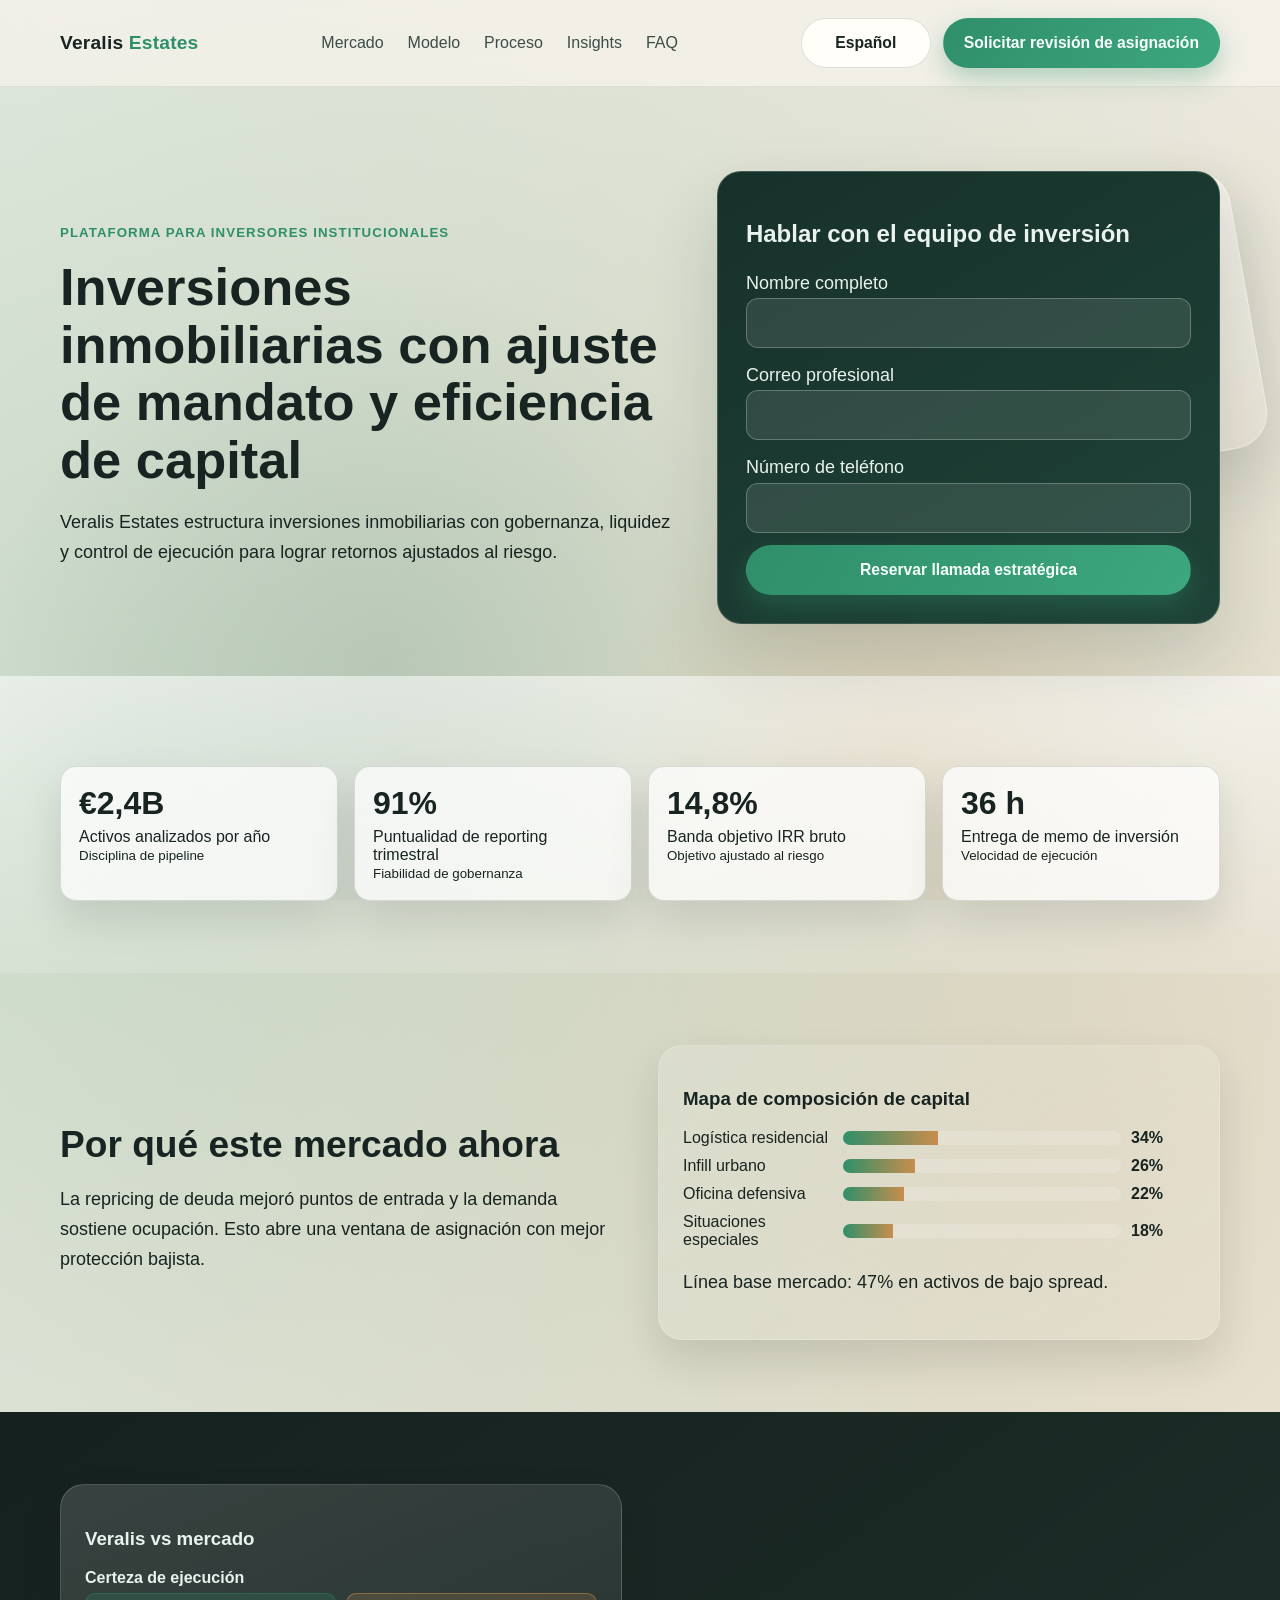
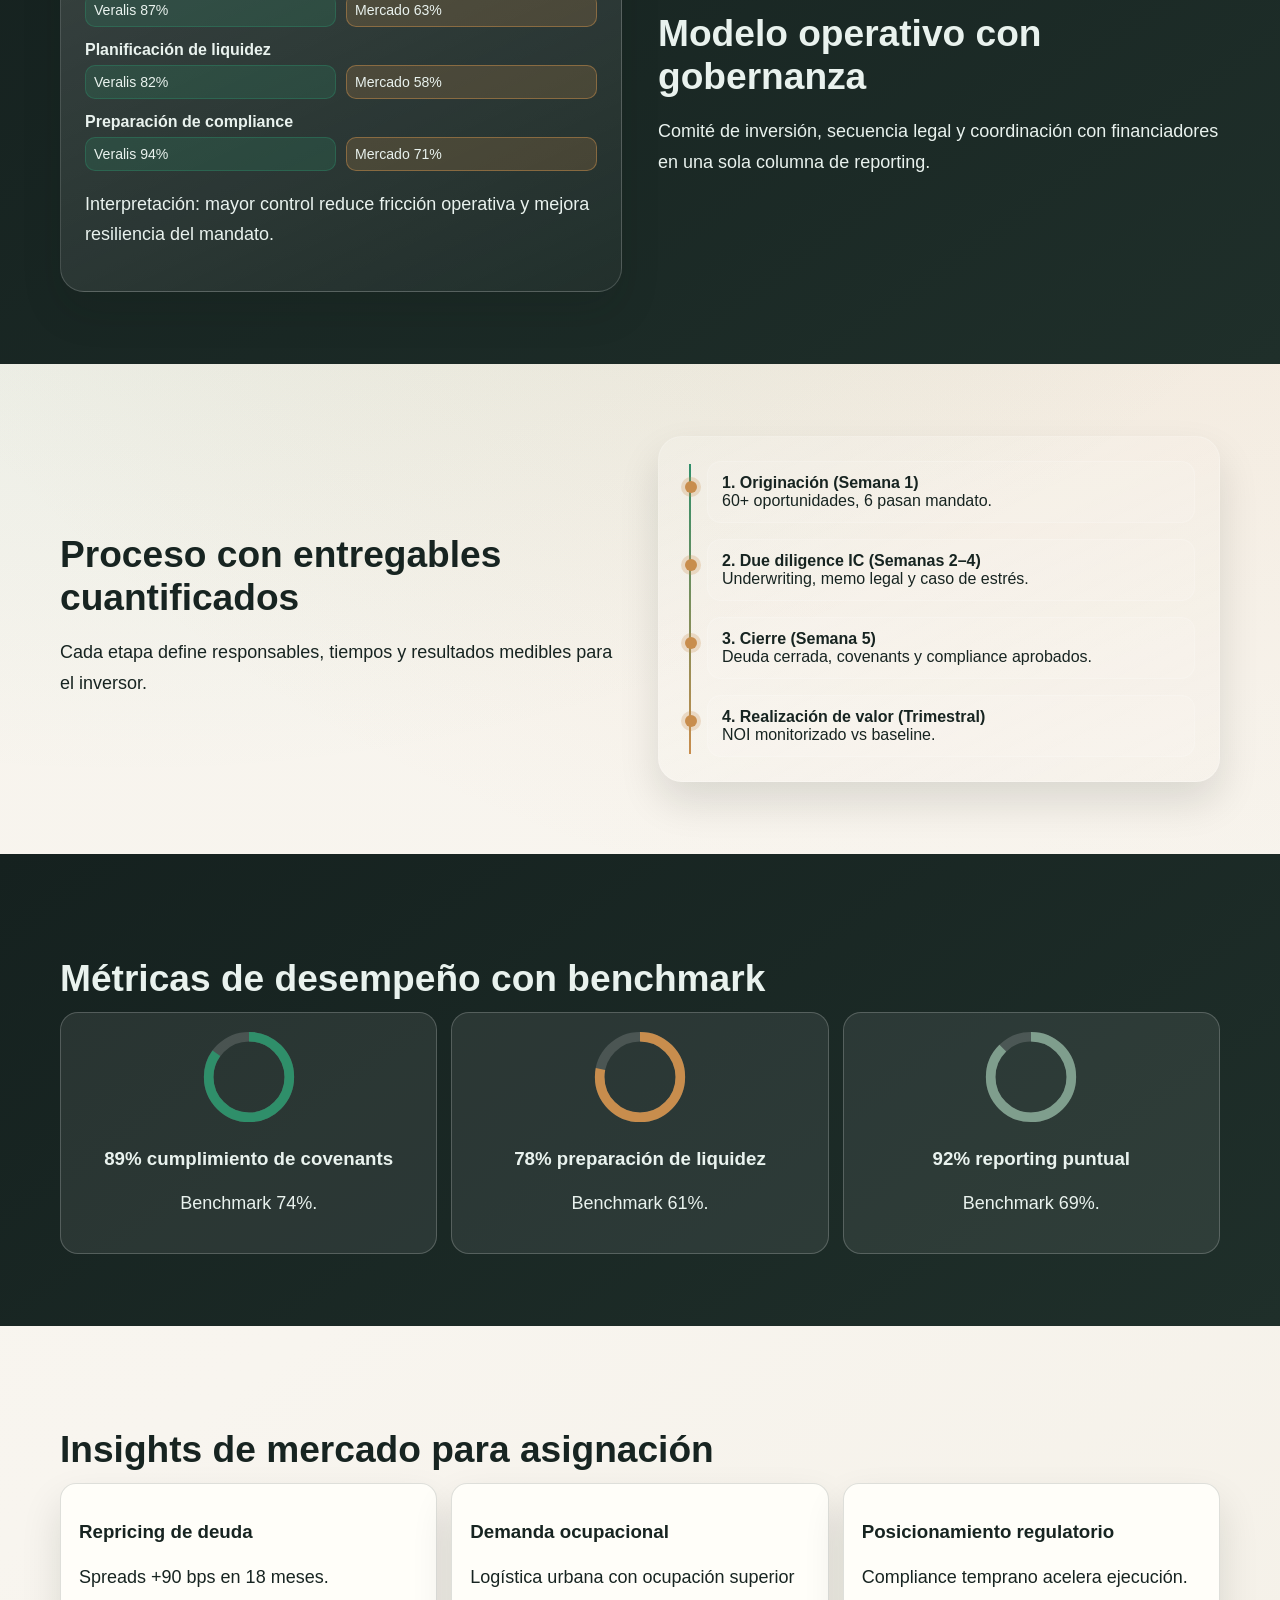
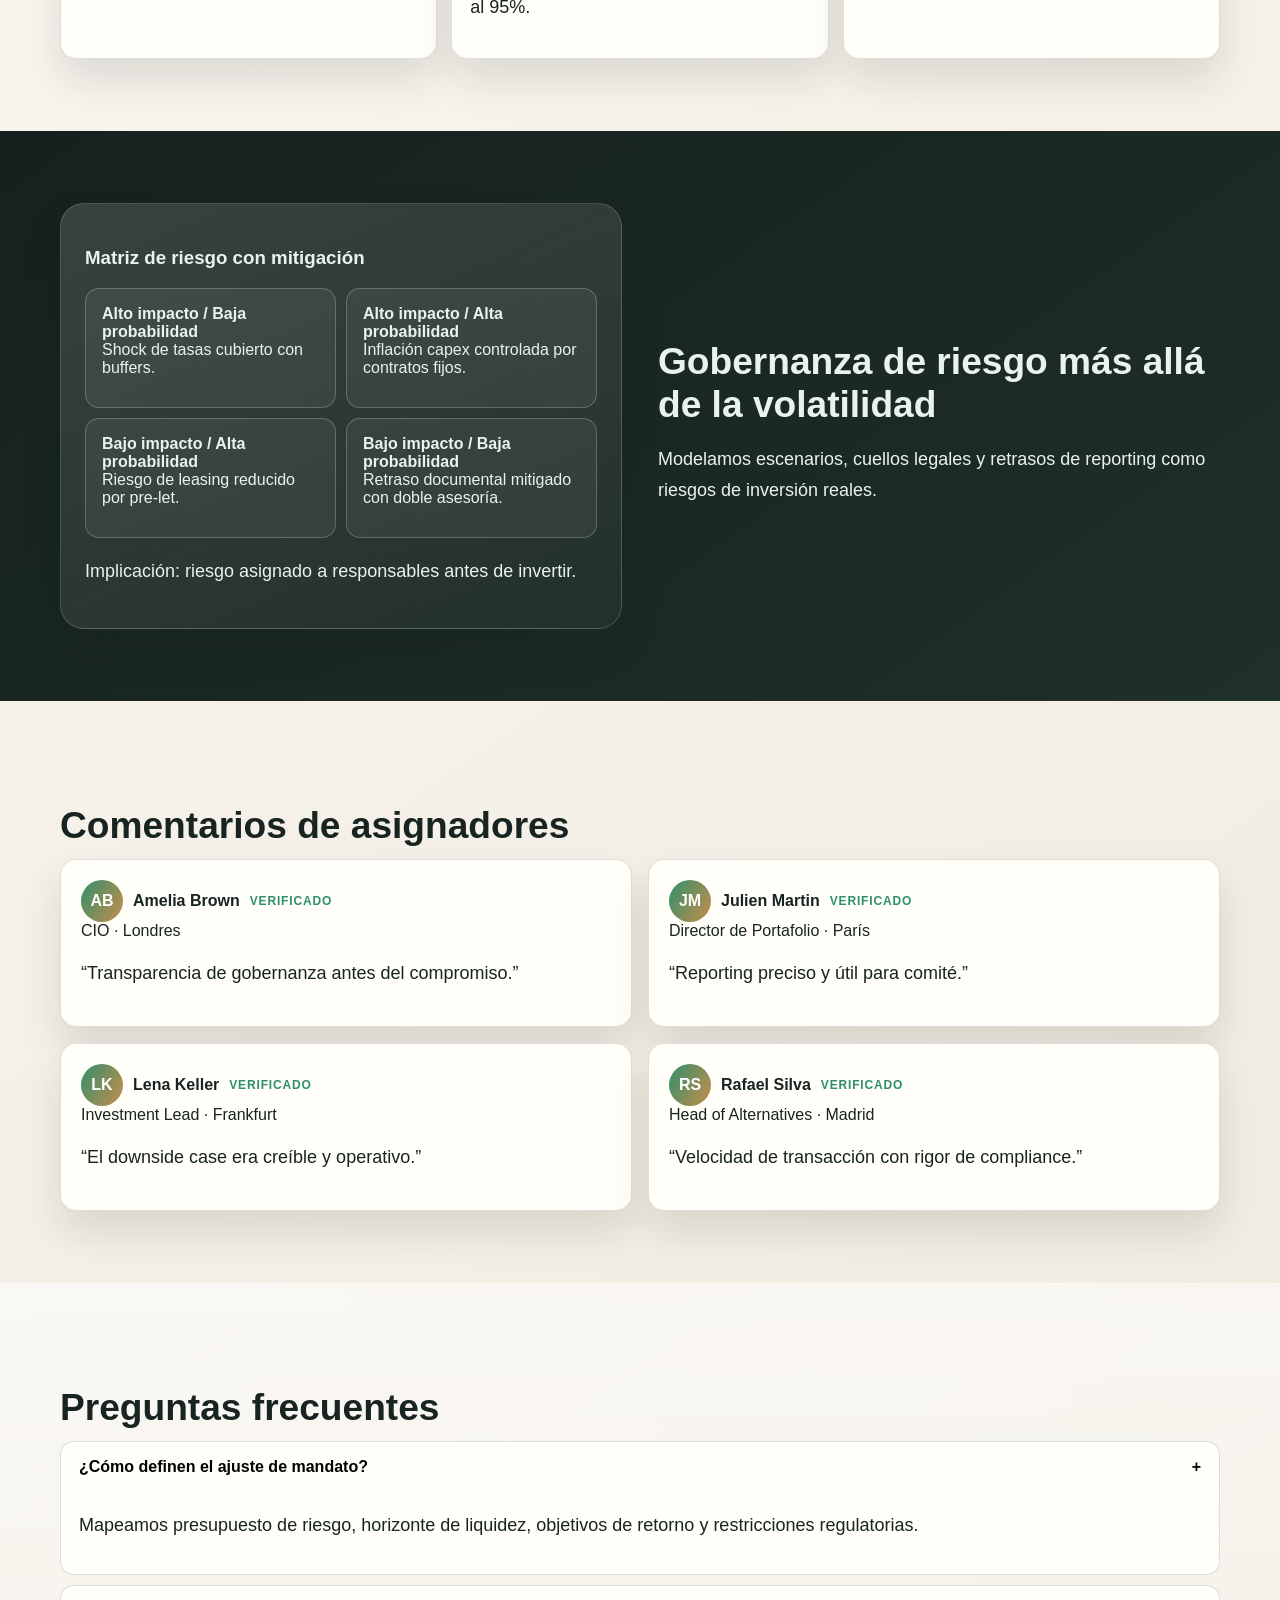
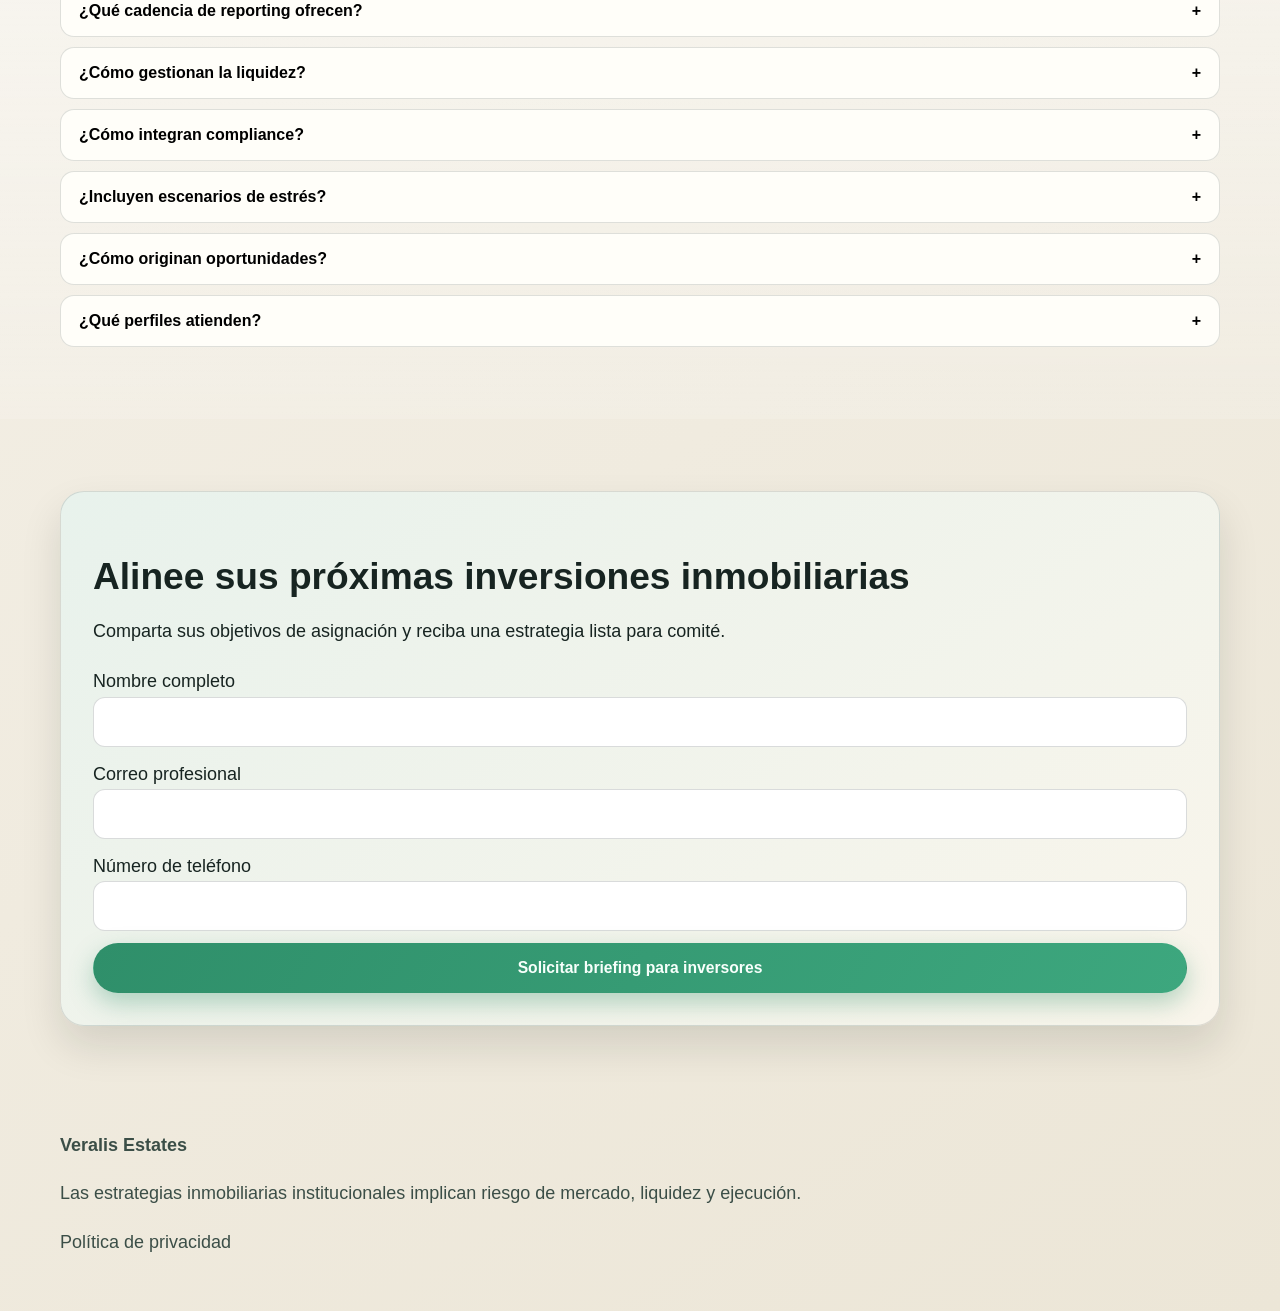
<file: es/index.html>
<!DOCTYPE html><html lang="es"><head><meta charset="UTF-8"/><meta name="viewport" content="width=device-width, initial-scale=1.0"/><title>Veralis Estates | Inversiones inmobiliarias institucionales</title><meta name="description" content="Veralis Estates ofrece inversiones inmobiliarias institucionales con gobernanza, planificación de liquidez y reporting transparente."/><link rel="canonical" href="https://veralisestates.com/es/index.html"/><link rel="alternate" hreflang="en" href="https://veralisestates.com/index.html"/><link rel="alternate" hreflang="de" href="https://veralisestates.com/de/index.html"/><link rel="alternate" hreflang="fr" href="https://veralisestates.com/fr/index.html"/><link rel="alternate" hreflang="es" href="https://veralisestates.com/es/index.html"/><link rel="alternate" hreflang="it" href="https://veralisestates.com/it/index.html"/><meta property="og:title" content="Veralis Estates | Inversiones inmobiliarias institucionales"/><meta property="og:description" content="Plataforma premium para asignación, cumplimiento y retorno ajustado al riesgo."/><meta property="og:type" content="website"/><meta property="og:url" content="https://veralisestates.com/es/index.html"/><meta name="twitter:card" content="summary_large_image"/><meta name="twitter:title" content="Veralis Estates | Inversiones inmobiliarias institucionales"/><meta name="twitter:description" content="Inversión inmobiliaria con gobernanza y disciplina de ejecución."/><link rel="stylesheet" href="../assets/style.css"/><script defer src="../assets/app.js"></script></head><body><div class="bg-mesh"></div><div class="glass-panel"></div><header class="site-header"><div class="container header-inner"><a class="brand" href="../index.html">Veralis <span>Estates</span></a><nav class="main-nav"><a href="#market">Mercado</a><a href="#model">Modelo</a><a href="#process">Proceso</a><a href="#insights">Insights</a><a href="#faq">FAQ</a></nav><div class="right-zone"><div class="lang-switcher" data-lang-switcher><button class="lang-toggle" data-lang-toggle>Español</button><div class="lang-menu"><a href="../index.html"><span class="flag-svg"><svg viewBox="0 0 60 30"><rect width="60" height="30" fill="#012169"/><rect x="24" width="12" height="30" fill="#fff"/><rect y="9" width="60" height="12" fill="#fff"/><rect x="26" width="8" height="30" fill="#C8102E"/><rect y="11" width="60" height="8" fill="#C8102E"/></svg></span>English</a><a href="../de/index.html"><span class="flag-svg"><svg viewBox="0 0 5 3"><rect width="5" height="1" y="0"/><rect width="5" height="1" y="1" fill="#D00"/><rect width="5" height="1" y="2" fill="#FFCE00"/></svg></span>Deutsch</a><a href="../fr/index.html"><span class="flag-svg"><svg viewBox="0 0 3 2"><rect width="1" height="2" fill="#0055A4"/><rect x="1" width="1" height="2" fill="#fff"/><rect x="2" width="1" height="2" fill="#EF4135"/></svg></span>Français</a><a href="../es/index.html"><span class="flag-svg"><svg viewBox="0 0 6 4"><rect width="6" height="4" fill="#AA151B"/><rect y="1" width="6" height="2" fill="#F1BF00"/></svg></span>Español</a><a href="../it/index.html"><span class="flag-svg"><svg viewBox="0 0 3 2"><rect width="1" height="2" fill="#009246"/><rect x="1" width="1" height="2" fill="#fff"/><rect x="2" width="1" height="2" fill="#CE2B37"/></svg></span>Italiano</a></div></div><a class="btn btn-primary" href="#lead">Solicitar revisión de asignación</a><button class="burger" data-burger>☰</button></div></div></header><div class="mobile-drawer" data-drawer><div class="drawer-overlay" data-drawer-overlay></div><aside class="drawer-panel" data-drawer-panel><div class="drawer-header"><strong>Menú</strong><button class="drawer-close" data-drawer-close>×</button></div><nav class="drawer-nav"><a href="#market">Mercado</a><a href="#model">Modelo</a><a href="#process">Proceso</a><a href="#insights">Insights</a><a href="#faq">FAQ</a></nav><div class="lang-switcher" data-lang-switcher><button class="lang-toggle" data-lang-toggle>Español</button><div class="lang-menu"><a href="../index.html"><span class="flag-svg"><svg viewBox="0 0 60 30"><rect width="60" height="30" fill="#012169"/><rect x="24" width="12" height="30" fill="#fff"/><rect y="9" width="60" height="12" fill="#fff"/><rect x="26" width="8" height="30" fill="#C8102E"/><rect y="11" width="60" height="8" fill="#C8102E"/></svg></span>English</a><a href="../de/index.html"><span class="flag-svg"><svg viewBox="0 0 5 3"><rect width="5" height="1" y="0"/><rect width="5" height="1" y="1" fill="#D00"/><rect width="5" height="1" y="2" fill="#FFCE00"/></svg></span>Deutsch</a><a href="../fr/index.html"><span class="flag-svg"><svg viewBox="0 0 3 2"><rect width="1" height="2" fill="#0055A4"/><rect x="1" width="1" height="2" fill="#fff"/><rect x="2" width="1" height="2" fill="#EF4135"/></svg></span>Français</a><a href="../es/index.html"><span class="flag-svg"><svg viewBox="0 0 6 4"><rect width="6" height="4" fill="#AA151B"/><rect y="1" width="6" height="2" fill="#F1BF00"/></svg></span>Español</a><a href="../it/index.html"><span class="flag-svg"><svg viewBox="0 0 3 2"><rect width="1" height="2" fill="#009246"/><rect x="1" width="1" height="2" fill="#fff"/><rect x="2" width="1" height="2" fill="#CE2B37"/></svg></span>Italiano</a></div></div><a class="btn btn-primary" href="#lead">Solicitar revisión de asignación</a></aside></div><main><section class="hero"><div class="container hero-grid"><div><p class="kicker">Plataforma para inversores institucionales</p><h1>Inversiones inmobiliarias con ajuste de mandato y eficiencia de capital</h1><p>Veralis Estates estructura inversiones inmobiliarias con gobernanza, liquidez y control de ejecución para lograr retornos ajustados al riesgo.</p></div><div class="hero-card"><h2 id="lead">Hablar con el equipo de inversión</h2><form class="lead-form"><label>Nombre completo<input type="text" required></label><label>Correo profesional<input type="email" required></label><label>Número de teléfono<input type="tel" required></label><button class="btn btn-primary">Reservar llamada estratégica</button></form></div></div></section><section class="section alt"><div class="container kpi-strip"><article class="kpi-item"><strong>€2,4B</strong><div>Activos analizados por año</div><small>Disciplina de pipeline</small></article><article class="kpi-item"><strong>91%</strong><div>Puntualidad de reporting trimestral</div><small>Fiabilidad de gobernanza</small></article><article class="kpi-item"><strong>14,8%</strong><div>Banda objetivo IRR bruto</div><small>Objetivo ajustado al riesgo</small></article><article class="kpi-item"><strong>36 h</strong><div>Entrega de memo de inversión</div><small>Velocidad de ejecución</small></article></div></section><section class="section" id="market"><div class="container split"><div><h2>Por qué este mercado ahora</h2><p>La repricing de deuda mejoró puntos de entrada y la demanda sostiene ocupación. Esto abre una ventana de asignación con mejor protección bajista.</p></div><div class="visual-card"><h3>Mapa de composición de capital</h3><div class="allocation-stack"><div class="seg-row"><span>Logística residencial</span><div class="seg-bar"><span style="width:34%"></span></div><b>34%</b></div><div class="seg-row"><span>Infill urbano</span><div class="seg-bar"><span style="width:26%"></span></div><b>26%</b></div><div class="seg-row"><span>Oficina defensiva</span><div class="seg-bar"><span style="width:22%"></span></div><b>22%</b></div><div class="seg-row"><span>Situaciones especiales</span><div class="seg-bar"><span style="width:18%"></span></div><b>18%</b></div></div><p>Línea base mercado: 47% en activos de bajo spread.</p></div></div></section><section class="section dark" id="model"><div class="container split"><div class="visual-card"><h3>Veralis vs mercado</h3><div class="dual-bars"><div class="compare-row"><strong>Certeza de ejecución</strong><div class="compare-bars"><div class="us">Veralis 87%</div><div class="market">Mercado 63%</div></div></div><div class="compare-row"><strong>Planificación de liquidez</strong><div class="compare-bars"><div class="us">Veralis 82%</div><div class="market">Mercado 58%</div></div></div><div class="compare-row"><strong>Preparación de compliance</strong><div class="compare-bars"><div class="us">Veralis 94%</div><div class="market">Mercado 71%</div></div></div></div><p>Interpretación: mayor control reduce fricción operativa y mejora resiliencia del mandato.</p></div><div><h2>Modelo operativo con gobernanza</h2><p>Comité de inversión, secuencia legal y coordinación con financiadores en una sola columna de reporting.</p></div></div></section><section class="section" id="process"><div class="container split"><div><h2>Proceso con entregables cuantificados</h2><p>Cada etapa define responsables, tiempos y resultados medibles para el inversor.</p></div><div class="visual-card"><div class="timeline"><article class="step"><strong>1. Originación (Semana 1)</strong><div>60+ oportunidades, 6 pasan mandato.</div></article><article class="step"><strong>2. Due diligence IC (Semanas 2–4)</strong><div>Underwriting, memo legal y caso de estrés.</div></article><article class="step"><strong>3. Cierre (Semana 5)</strong><div>Deuda cerrada, covenants y compliance aprobados.</div></article><article class="step"><strong>4. Realización de valor (Trimestral)</strong><div>NOI monitorizado vs baseline.</div></article></div></div></div></section><section class="section dark"><div class="container"><h2>Métricas de desempeño con benchmark</h2><div class="ring-grid"><article class="ring"><svg viewBox="0 0 100 100"><circle cx="50" cy="50" r="42" stroke="rgba(255,255,255,.15)" stroke-width="10" fill="none"/><circle cx="50" cy="50" r="42" stroke="#2f8f6a" stroke-width="10" fill="none" stroke-dasharray="264" stroke-dashoffset="40" transform="rotate(-90 50 50)"/></svg><h3>89% cumplimiento de covenants</h3><p>Benchmark 74%.</p></article><article class="ring"><svg viewBox="0 0 100 100"><circle cx="50" cy="50" r="42" stroke="rgba(255,255,255,.15)" stroke-width="10" fill="none"/><circle cx="50" cy="50" r="42" stroke="#c88d4d" stroke-width="10" fill="none" stroke-dasharray="264" stroke-dashoffset="58" transform="rotate(-90 50 50)"/></svg><h3>78% preparación de liquidez</h3><p>Benchmark 61%.</p></article><article class="ring"><svg viewBox="0 0 100 100"><circle cx="50" cy="50" r="42" stroke="rgba(255,255,255,.15)" stroke-width="10" fill="none"/><circle cx="50" cy="50" r="42" stroke="#7f9e8d" stroke-width="10" fill="none" stroke-dasharray="264" stroke-dashoffset="33" transform="rotate(-90 50 50)"/></svg><h3>92% reporting puntual</h3><p>Benchmark 69%.</p></article></div></div></section><section class="section" id="insights"><div class="container"><h2>Insights de mercado para asignación</h2><div class="insights-grid"><article class="insight"><h3>Repricing de deuda</h3><p>Spreads +90 bps en 18 meses.</p></article><article class="insight"><h3>Demanda ocupacional</h3><p>Logística urbana con ocupación superior al 95%.</p></article><article class="insight"><h3>Posicionamiento regulatorio</h3><p>Compliance temprano acelera ejecución.</p></article></div></div></section><section class="section dark"><div class="container split"><div class="visual-card"><h3>Matriz de riesgo con mitigación</h3><div class="risk-matrix"><div class="quad"><strong>Alto impacto / Baja probabilidad</strong>Shock de tasas cubierto con buffers.</div><div class="quad"><strong>Alto impacto / Alta probabilidad</strong>Inflación capex controlada por contratos fijos.</div><div class="quad"><strong>Bajo impacto / Alta probabilidad</strong>Riesgo de leasing reducido por pre-let.</div><div class="quad"><strong>Bajo impacto / Baja probabilidad</strong>Retraso documental mitigado con doble asesoría.</div></div><p>Implicación: riesgo asignado a responsables antes de invertir.</p></div><div><h2>Gobernanza de riesgo más allá de la volatilidad</h2><p>Modelamos escenarios, cuellos legales y retrasos de reporting como riesgos de inversión reales.</p></div></div></section><section class="section"><div class="container"><h2>Comentarios de asignadores</h2><div class="reviews-grid"><article class="review-card"><div class="review-top"><span class="avatar">AB</span><strong>Amelia Brown</strong><span class="verified">VERIFICADO</span></div><div>CIO · Londres</div><p>“Transparencia de gobernanza antes del compromiso.”</p></article><article class="review-card"><div class="review-top"><span class="avatar">JM</span><strong>Julien Martin</strong><span class="verified">VERIFICADO</span></div><div>Director de Portafolio · París</div><p>“Reporting preciso y útil para comité.”</p></article><article class="review-card"><div class="review-top"><span class="avatar">LK</span><strong>Lena Keller</strong><span class="verified">VERIFICADO</span></div><div>Investment Lead · Frankfurt</div><p>“El downside case era creíble y operativo.”</p></article><article class="review-card"><div class="review-top"><span class="avatar">RS</span><strong>Rafael Silva</strong><span class="verified">VERIFICADO</span></div><div>Head of Alternatives · Madrid</div><p>“Velocidad de transacción con rigor de compliance.”</p></article></div></div></section><section class="section alt" id="faq"><div class="container"><h2>Preguntas frecuentes</h2><div class="faq-list" data-faq><article class="faq-item active"><button class="faq-btn">¿Cómo definen el ajuste de mandato?<span>+</span></button><div class="faq-content"><p>Mapeamos presupuesto de riesgo, horizonte de liquidez, objetivos de retorno y restricciones regulatorias.</p></div></article><article class="faq-item"><button class="faq-btn">¿Qué cadencia de reporting ofrecen?<span>+</span></button><div class="faq-content"><p>Panel mensual y revisión trimestral profunda con variaciones de KPI.</p></div></article><article class="faq-item"><button class="faq-btn">¿Cómo gestionan la liquidez?<span>+</span></button><div class="faq-content"><p>Cada activo tiene vías de refinanciación y salida predefinidas.</p></div></article><article class="faq-item"><button class="faq-btn">¿Cómo integran compliance?<span>+</span></button><div class="faq-content"><p>Controles en due diligence y cierre, no al final del proceso.</p></div></article><article class="faq-item"><button class="faq-btn">¿Incluyen escenarios de estrés?<span>+</span></button><div class="faq-content"><p>Sí, casos base, adverso y estresado con hipótesis de ocupación y coste de deuda.</p></div></article><article class="faq-item"><button class="faq-btn">¿Cómo originan oportunidades?<span>+</span></button><div class="faq-content"><p>Redes de brokers, propietarios directos y socios de situaciones especiales.</p></div></article><article class="faq-item"><button class="faq-btn">¿Qué perfiles atienden?<span>+</span></button><div class="faq-content"><p>Pensiones, family offices, aseguradoras y tesorerías corporativas.</p></div></article></div></div></section><section class="section"><div class="container final-cta"><h2>Alinee sus próximas inversiones inmobiliarias</h2><p>Comparta sus objetivos de asignación y reciba una estrategia lista para comité.</p><form class="lead-form light"><label>Nombre completo<input type="text" required></label><label>Correo profesional<input type="email" required></label><label>Número de teléfono<input type="tel" required></label><button class="btn btn-primary">Solicitar briefing para inversores</button></form></div></section></main><footer><div class="container"><strong>Veralis Estates</strong><p>Las estrategias inmobiliarias institucionales implican riesgo de mercado, liquidez y ejecución.</p><a href="#" data-open-privacy>Política de privacidad</a></div></footer><div class="modal" data-modal><div class="modal-overlay" data-modal-overlay></div><div class="modal-dialog" data-modal-dialog><div class="modal-head"><h2>Política de privacidad</h2><button class="modal-x" data-close-modal>✕</button></div><div class="modal-content"><h3>Introducción</h3><p>Veralis Estates protege los datos personales compartidos en este sitio web.</p><h3>Recopilación de datos</h3><p>Recopilamos nombre completo, correo profesional, número de teléfono y datos técnicos de navegación.</p><h3>Base legal</h3><p>Interés legítimo, comunicación precontractual y obligaciones de cumplimiento normativo.</p><h3>Cookies</h3><p>Usamos cookies esenciales y analíticas para operación segura y mejora continua.</p><h3>Retención</h3><p>Los datos se conservan solo el tiempo necesario para comunicación, cumplimiento y auditoría.</p><h3>Compartición con terceros</h3><p>La información puede compartirse con proveedores regulados de CRM, revisión legal y hosting seguro.</p><h3>Seguridad</h3><p>Aplicamos cifrado, accesos por rol y monitoreo continuo.</p><h3>Derechos del usuario</h3><p>Puede solicitar acceso, rectificación, supresión, limitación, oposición y portabilidad.</p><h3>Transferencias internacionales</h3><p>Las transferencias transfronterizas se protegen con salvaguardas contractuales.</p><h3>Divulgación de riesgo sectorial</h3><p>Las comunicaciones de inversión pueden contener información sensible.</p><h3>Contacto</h3><p>privacy@veralisestates.com</p></div><div class="modal-footer"><button class="btn-secondary" data-close-modal>Cerrar</button></div></div></div><script type="application/ld+json">{"@context":"https://schema.org","@graph":[{"@type":"Organization","name":"Veralis Estates","url":"https://veralisestates.com"},{"@type":"WebSite","name":"Veralis Estates España","url":"https://veralisestates.com/es/index.html"},{"@type":"FAQPage","mainEntity":[{"@type":"Question","name":"¿Cómo definen el ajuste de mandato?","acceptedAnswer":{"@type":"Answer","text":"Mapeamos presupuesto de riesgo, horizonte de liquidez, objetivos de retorno y restricciones regulatorias."}}]},{"@type":"Review","author":{"@type":"Person","name":"Rafael Silva"},"reviewBody":"Velocidad de transacción con rigor de compliance.","itemReviewed":{"@type":"Organization","name":"Veralis Estates"}}]}</script></body></html>
</file>
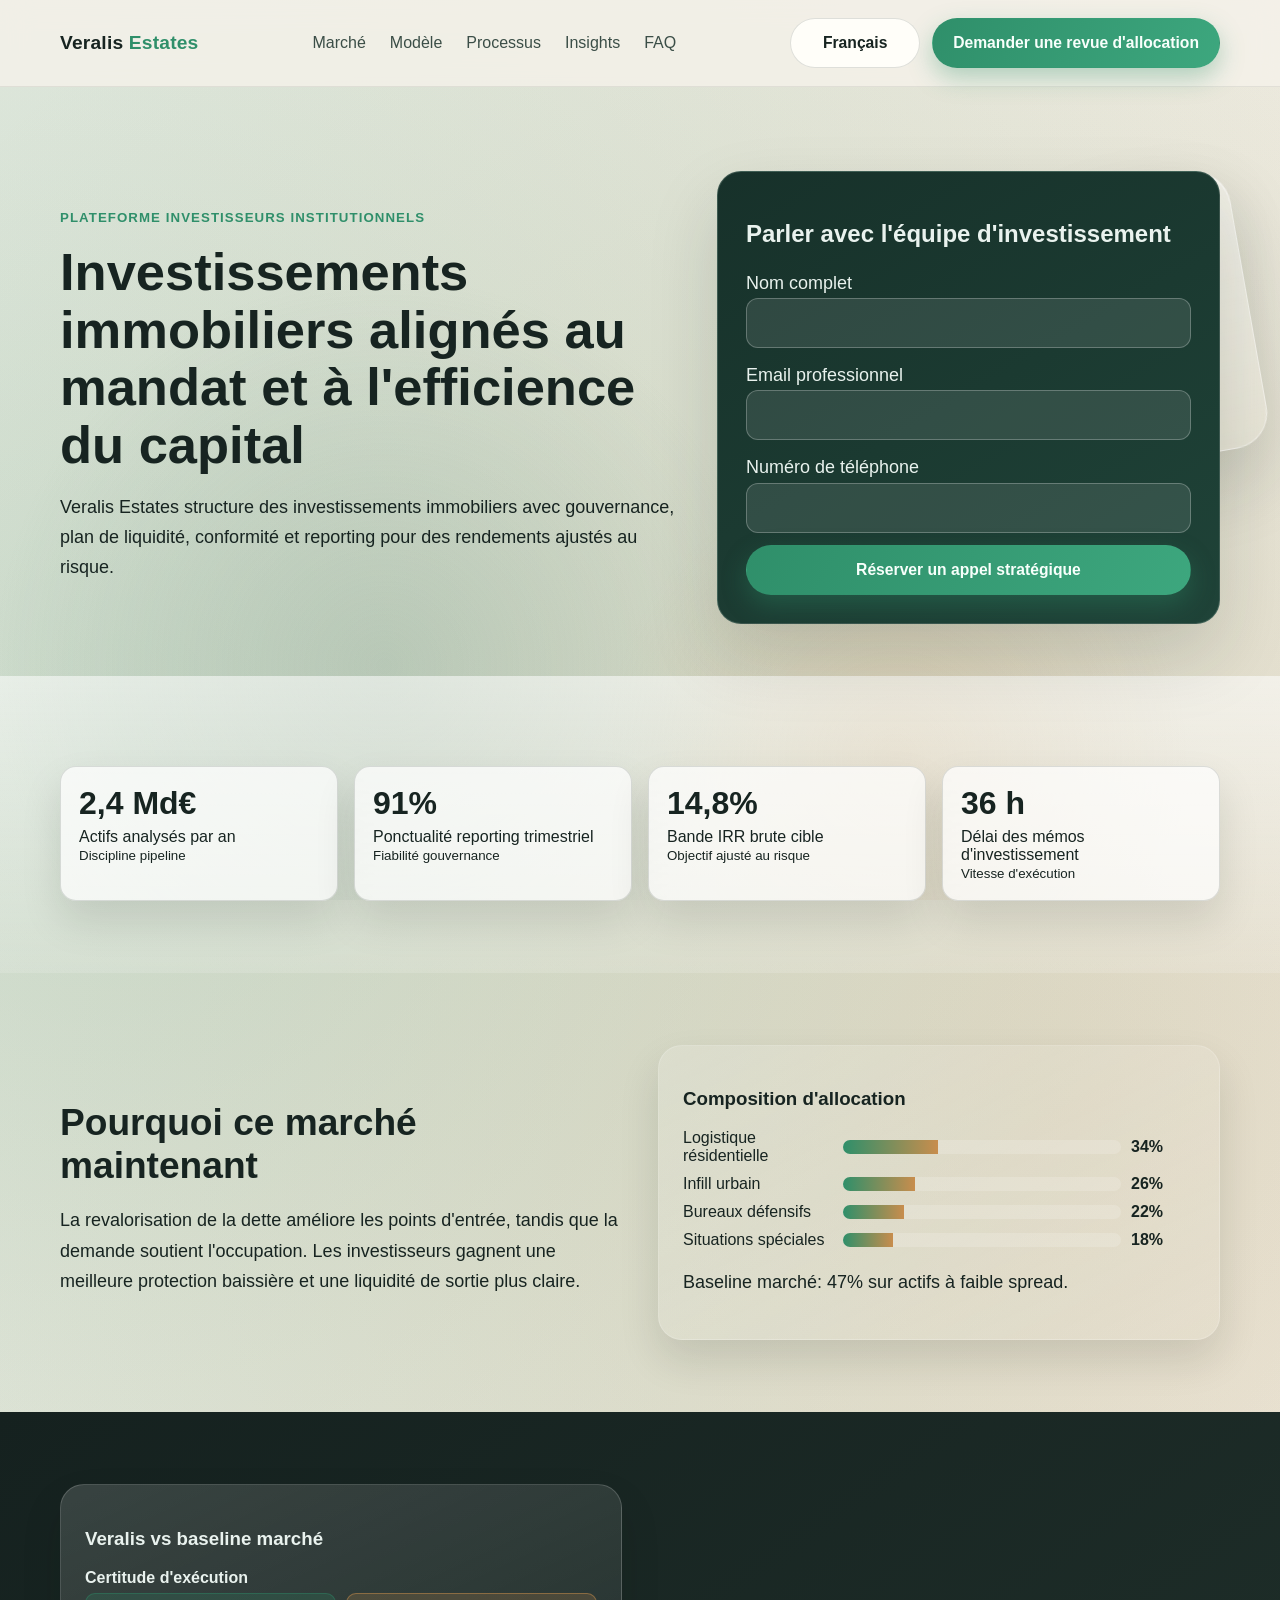
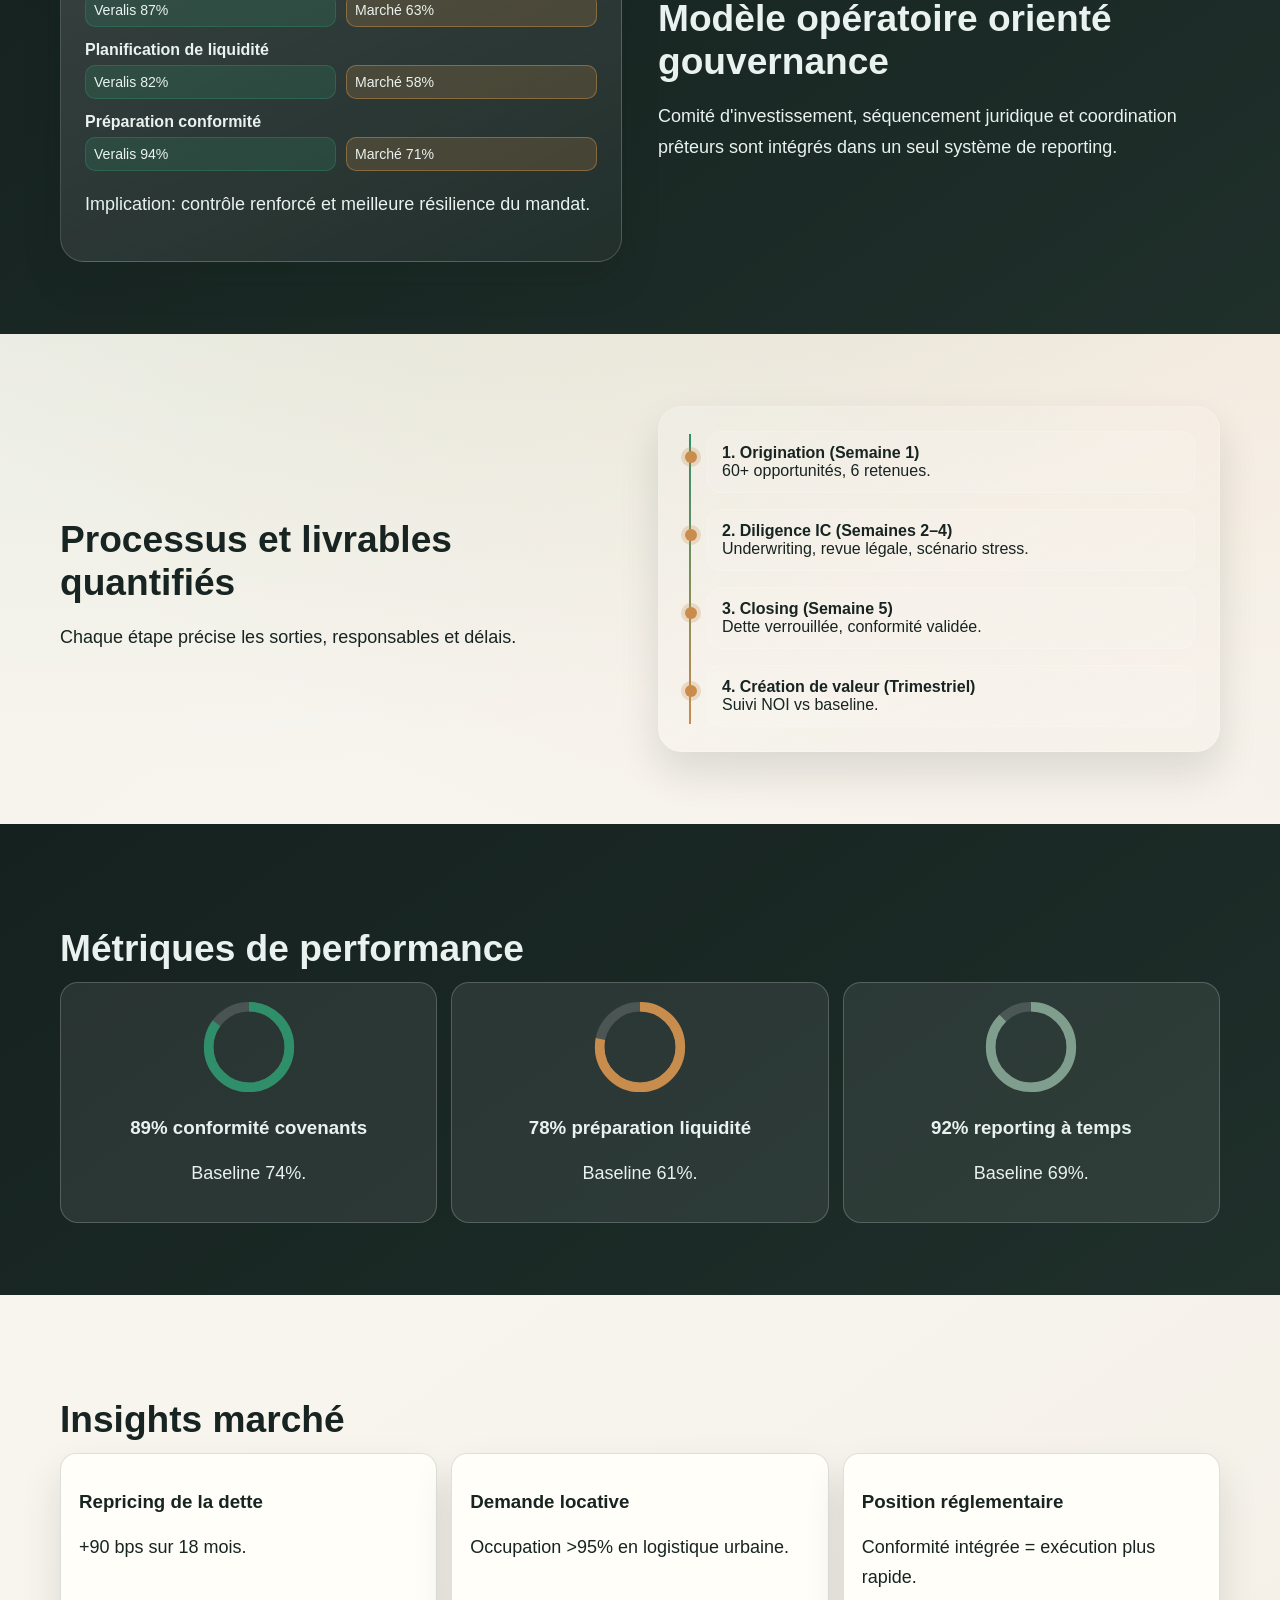
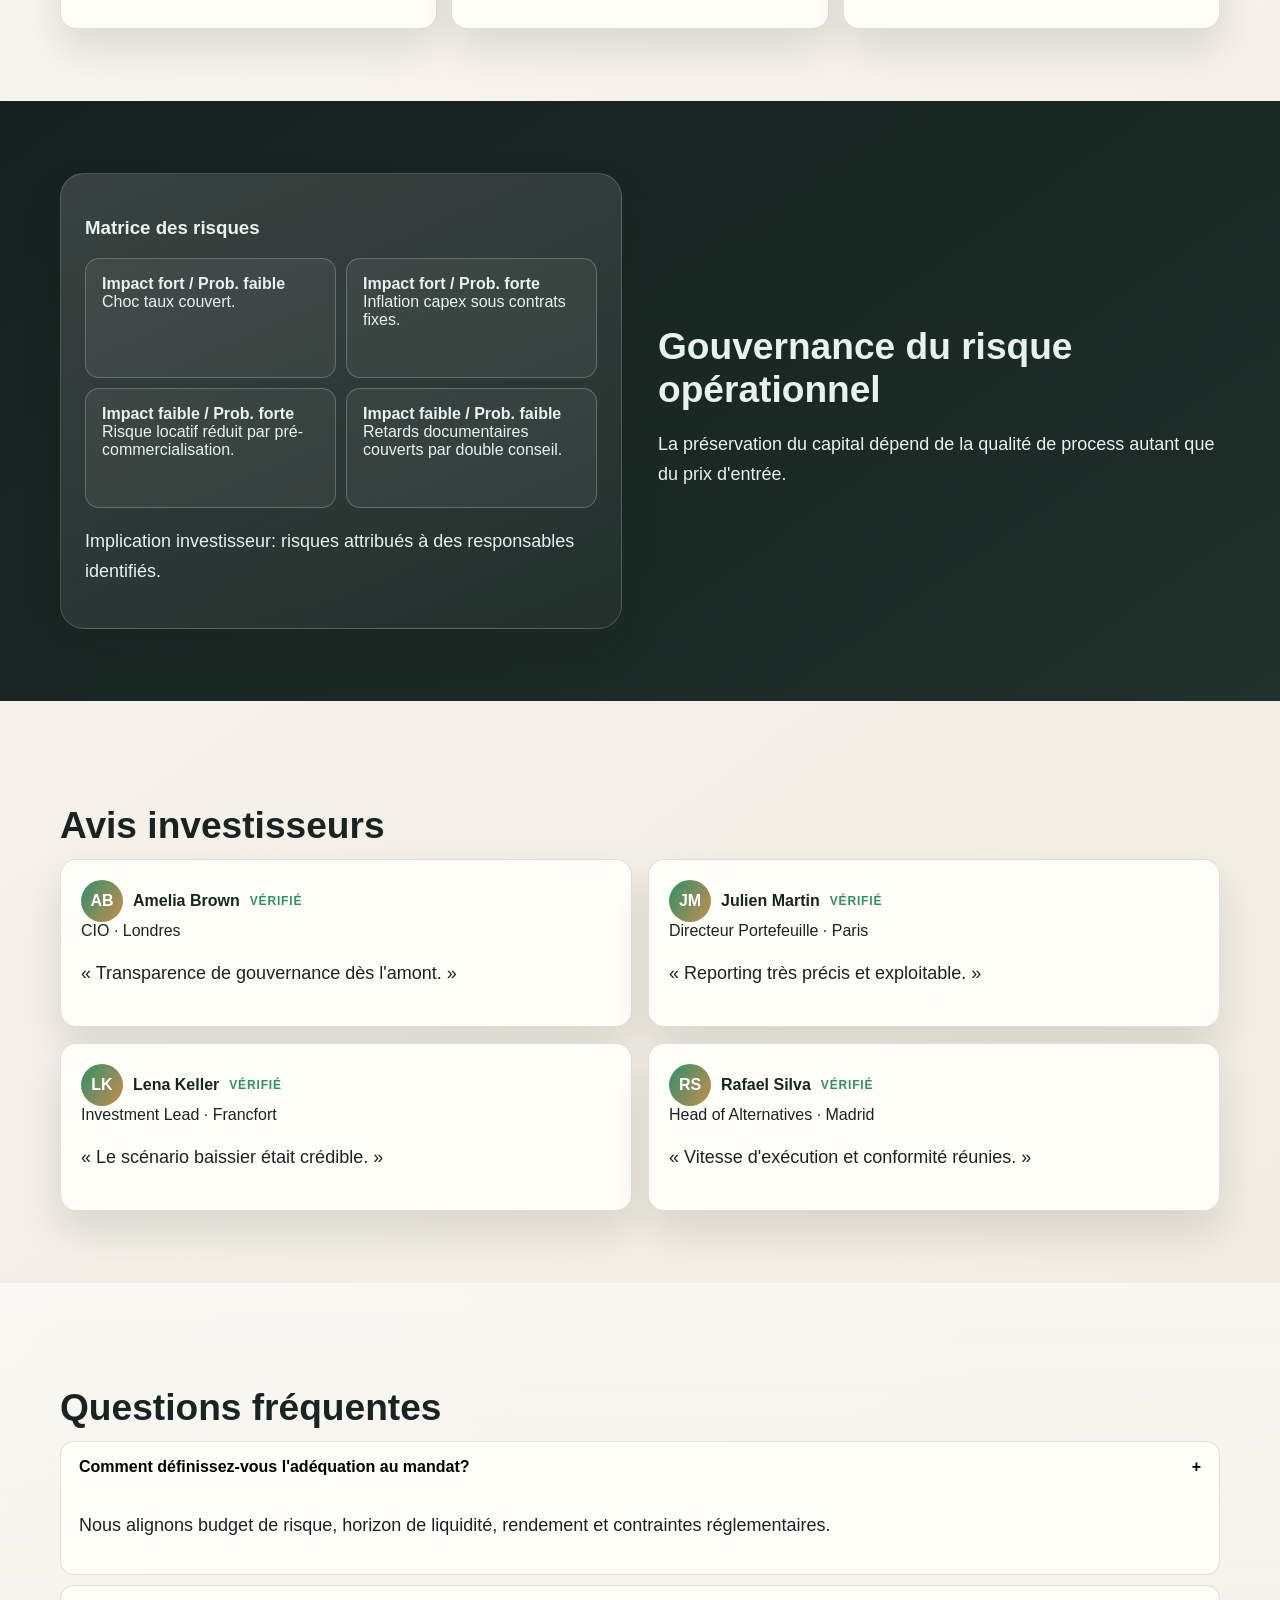
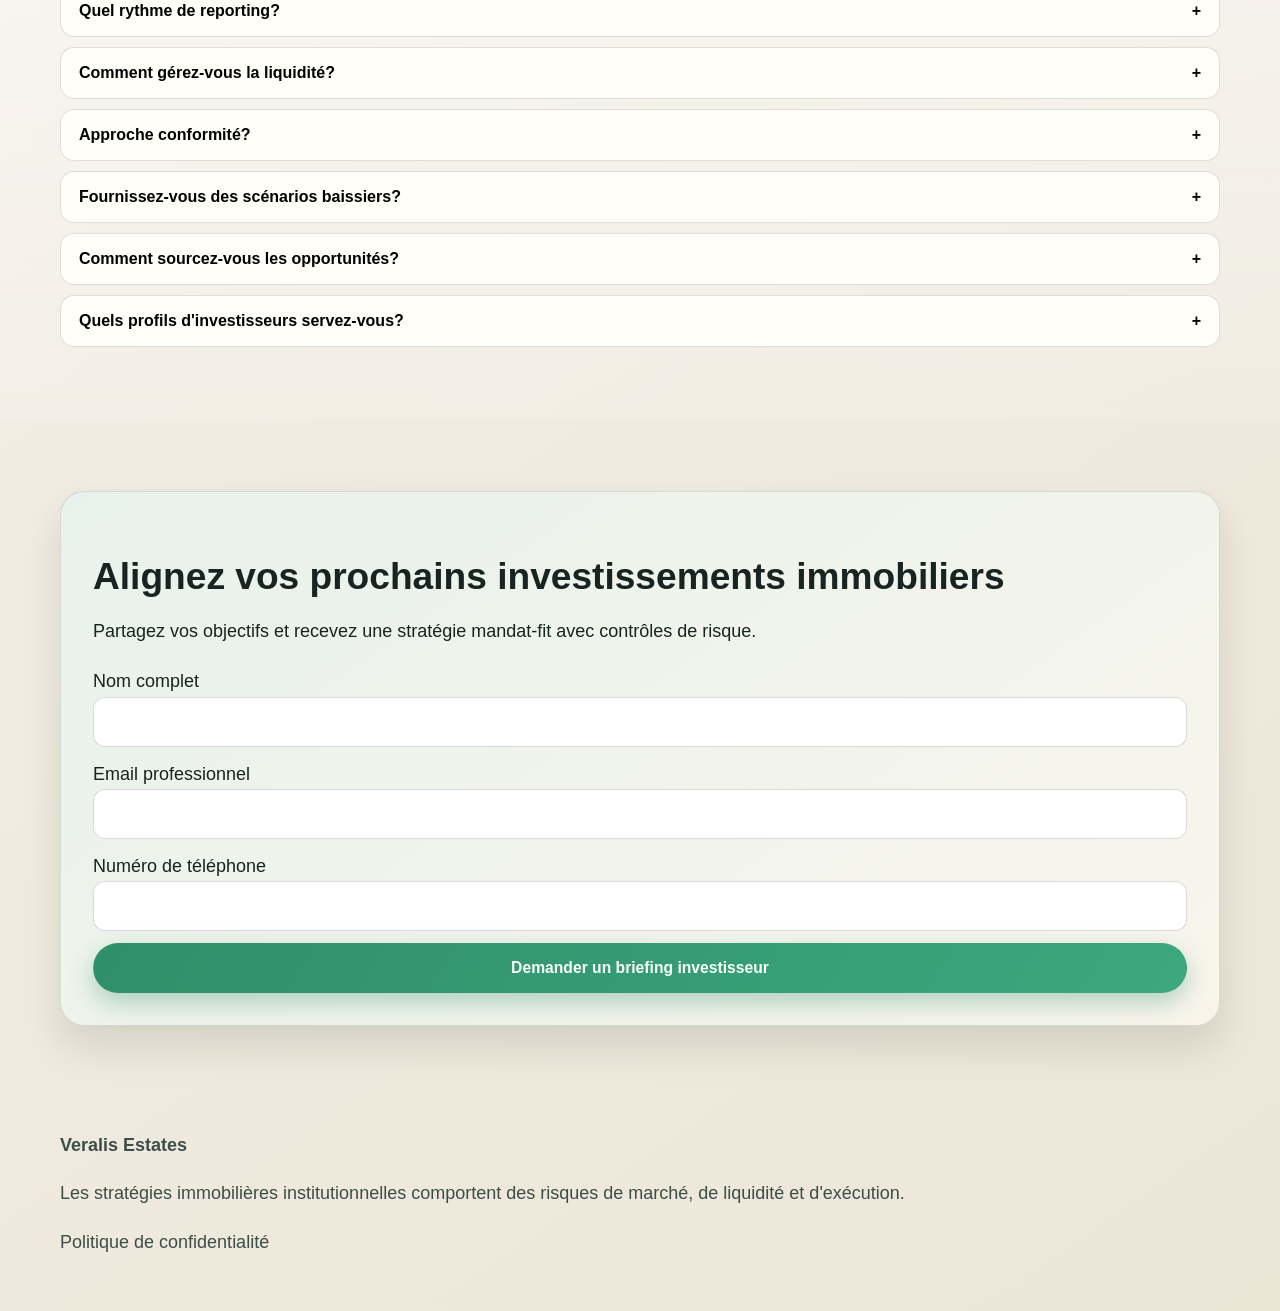
<file: fr/index.html>
<!DOCTYPE html><html lang="fr"><head><meta charset="UTF-8"/><meta name="viewport" content="width=device-width, initial-scale=1.0"/><title>Veralis Estates | Investissements immobiliers institutionnels</title><meta name="description" content="Veralis Estates propose des investissements immobiliers institutionnels avec gouvernance, planification de liquidité et reporting transparent."/><link rel="canonical" href="https://veralisestates.com/fr/index.html"/><link rel="alternate" hreflang="en" href="https://veralisestates.com/index.html"/><link rel="alternate" hreflang="de" href="https://veralisestates.com/de/index.html"/><link rel="alternate" hreflang="fr" href="https://veralisestates.com/fr/index.html"/><link rel="alternate" hreflang="es" href="https://veralisestates.com/es/index.html"/><link rel="alternate" hreflang="it" href="https://veralisestates.com/it/index.html"/><meta property="og:title" content="Veralis Estates | Investissements immobiliers institutionnels"/><meta property="og:description" content="Plateforme premium pour allocation, conformité et rendement ajusté au risque."/><meta property="og:type" content="website"/><meta property="og:url" content="https://veralisestates.com/fr/index.html"/><meta name="twitter:card" content="summary_large_image"/><meta name="twitter:title" content="Veralis Estates | Investissements immobiliers institutionnels"/><meta name="twitter:description" content="Investissements immobiliers avec gouvernance et exécution disciplinée."/><link rel="stylesheet" href="../assets/style.css"/><script defer src="../assets/app.js"></script></head><body><div class="bg-mesh"></div><div class="glass-panel"></div><header class="site-header"><div class="container header-inner"><a class="brand" href="../index.html">Veralis <span>Estates</span></a><nav class="main-nav"><a href="#market">Marché</a><a href="#model">Modèle</a><a href="#process">Processus</a><a href="#insights">Insights</a><a href="#faq">FAQ</a></nav><div class="right-zone"><div class="lang-switcher" data-lang-switcher><button class="lang-toggle" data-lang-toggle>Français</button><div class="lang-menu"><a href="../index.html"><span class="flag-svg"><svg viewBox="0 0 60 30"><rect width="60" height="30" fill="#012169"/><rect x="24" width="12" height="30" fill="#fff"/><rect y="9" width="60" height="12" fill="#fff"/><rect x="26" width="8" height="30" fill="#C8102E"/><rect y="11" width="60" height="8" fill="#C8102E"/></svg></span>English</a><a href="../de/index.html"><span class="flag-svg"><svg viewBox="0 0 5 3"><rect width="5" height="1" y="0"/><rect width="5" height="1" y="1" fill="#D00"/><rect width="5" height="1" y="2" fill="#FFCE00"/></svg></span>Deutsch</a><a href="../fr/index.html"><span class="flag-svg"><svg viewBox="0 0 3 2"><rect width="1" height="2" fill="#0055A4"/><rect x="1" width="1" height="2" fill="#fff"/><rect x="2" width="1" height="2" fill="#EF4135"/></svg></span>Français</a><a href="../es/index.html"><span class="flag-svg"><svg viewBox="0 0 6 4"><rect width="6" height="4" fill="#AA151B"/><rect y="1" width="6" height="2" fill="#F1BF00"/></svg></span>Español</a><a href="../it/index.html"><span class="flag-svg"><svg viewBox="0 0 3 2"><rect width="1" height="2" fill="#009246"/><rect x="1" width="1" height="2" fill="#fff"/><rect x="2" width="1" height="2" fill="#CE2B37"/></svg></span>Italiano</a></div></div><a class="btn btn-primary" href="#lead">Demander une revue d'allocation</a><button class="burger" data-burger>☰</button></div></div></header>
<div class="mobile-drawer" data-drawer><div class="drawer-overlay" data-drawer-overlay></div><aside class="drawer-panel" data-drawer-panel><div class="drawer-header"><strong>Menu</strong><button class="drawer-close" data-drawer-close>×</button></div><nav class="drawer-nav"><a href="#market">Marché</a><a href="#model">Modèle</a><a href="#process">Processus</a><a href="#insights">Insights</a><a href="#faq">FAQ</a></nav><div class="lang-switcher" data-lang-switcher><button class="lang-toggle" data-lang-toggle>Français</button><div class="lang-menu"><a href="../index.html"><span class="flag-svg"><svg viewBox="0 0 60 30"><rect width="60" height="30" fill="#012169"/><rect x="24" width="12" height="30" fill="#fff"/><rect y="9" width="60" height="12" fill="#fff"/><rect x="26" width="8" height="30" fill="#C8102E"/><rect y="11" width="60" height="8" fill="#C8102E"/></svg></span>English</a><a href="../de/index.html"><span class="flag-svg"><svg viewBox="0 0 5 3"><rect width="5" height="1" y="0"/><rect width="5" height="1" y="1" fill="#D00"/><rect width="5" height="1" y="2" fill="#FFCE00"/></svg></span>Deutsch</a><a href="../fr/index.html"><span class="flag-svg"><svg viewBox="0 0 3 2"><rect width="1" height="2" fill="#0055A4"/><rect x="1" width="1" height="2" fill="#fff"/><rect x="2" width="1" height="2" fill="#EF4135"/></svg></span>Français</a><a href="../es/index.html"><span class="flag-svg"><svg viewBox="0 0 6 4"><rect width="6" height="4" fill="#AA151B"/><rect y="1" width="6" height="2" fill="#F1BF00"/></svg></span>Español</a><a href="../it/index.html"><span class="flag-svg"><svg viewBox="0 0 3 2"><rect width="1" height="2" fill="#009246"/><rect x="1" width="1" height="2" fill="#fff"/><rect x="2" width="1" height="2" fill="#CE2B37"/></svg></span>Italiano</a></div></div><a class="btn btn-primary" href="#lead">Demander une revue d'allocation</a></aside></div>
<main><section class="hero"><div class="container hero-grid"><div><p class="kicker">Plateforme investisseurs institutionnels</p><h1>Investissements immobiliers alignés au mandat et à l'efficience du capital</h1><p>Veralis Estates structure des investissements immobiliers avec gouvernance, plan de liquidité, conformité et reporting pour des rendements ajustés au risque.</p></div><div class="hero-card"><h2 id="lead">Parler avec l'équipe d'investissement</h2><form class="lead-form"><label>Nom complet<input type="text" required></label><label>Email professionnel<input type="email" required></label><label>Numéro de téléphone<input type="tel" required></label><button class="btn btn-primary">Réserver un appel stratégique</button></form></div></div></section><section class="section alt"><div class="container kpi-strip"><article class="kpi-item"><strong>2,4 Md€</strong><div>Actifs analysés par an</div><small>Discipline pipeline</small></article><article class="kpi-item"><strong>91%</strong><div>Ponctualité reporting trimestriel</div><small>Fiabilité gouvernance</small></article><article class="kpi-item"><strong>14,8%</strong><div>Bande IRR brute cible</div><small>Objectif ajusté au risque</small></article><article class="kpi-item"><strong>36 h</strong><div>Délai des mémos d'investissement</div><small>Vitesse d'exécution</small></article></div></section><section class="section" id="market"><div class="container split"><div><h2>Pourquoi ce marché maintenant</h2><p>La revalorisation de la dette améliore les points d'entrée, tandis que la demande soutient l'occupation. Les investisseurs gagnent une meilleure protection baissière et une liquidité de sortie plus claire.</p></div><div class="visual-card"><h3>Composition d'allocation</h3><div class="allocation-stack"><div class="seg-row"><span>Logistique résidentielle</span><div class="seg-bar"><span style="width:34%"></span></div><b>34%</b></div><div class="seg-row"><span>Infill urbain</span><div class="seg-bar"><span style="width:26%"></span></div><b>26%</b></div><div class="seg-row"><span>Bureaux défensifs</span><div class="seg-bar"><span style="width:22%"></span></div><b>22%</b></div><div class="seg-row"><span>Situations spéciales</span><div class="seg-bar"><span style="width:18%"></span></div><b>18%</b></div></div><p>Baseline marché: 47% sur actifs à faible spread.</p></div></div></section><section class="section dark" id="model"><div class="container split"><div class="visual-card"><h3>Veralis vs baseline marché</h3><div class="dual-bars"><div class="compare-row"><strong>Certitude d'exécution</strong><div class="compare-bars"><div class="us">Veralis 87%</div><div class="market">Marché 63%</div></div></div><div class="compare-row"><strong>Planification de liquidité</strong><div class="compare-bars"><div class="us">Veralis 82%</div><div class="market">Marché 58%</div></div></div><div class="compare-row"><strong>Préparation conformité</strong><div class="compare-bars"><div class="us">Veralis 94%</div><div class="market">Marché 71%</div></div></div></div><p>Implication: contrôle renforcé et meilleure résilience du mandat.</p></div><div><h2>Modèle opératoire orienté gouvernance</h2><p>Comité d'investissement, séquencement juridique et coordination prêteurs sont intégrés dans un seul système de reporting.</p></div></div></section><section class="section" id="process"><div class="container split"><div><h2>Processus et livrables quantifiés</h2><p>Chaque étape précise les sorties, responsables et délais.</p></div><div class="visual-card"><div class="timeline"><article class="step"><strong>1. Origination (Semaine 1)</strong><div>60+ opportunités, 6 retenues.</div></article><article class="step"><strong>2. Diligence IC (Semaines 2–4)</strong><div>Underwriting, revue légale, scénario stress.</div></article><article class="step"><strong>3. Closing (Semaine 5)</strong><div>Dette verrouillée, conformité validée.</div></article><article class="step"><strong>4. Création de valeur (Trimestriel)</strong><div>Suivi NOI vs baseline.</div></article></div></div></div></section><section class="section dark"><div class="container"><h2>Métriques de performance</h2><div class="ring-grid"><article class="ring"><svg viewBox="0 0 100 100"><circle cx="50" cy="50" r="42" stroke="rgba(255,255,255,.15)" stroke-width="10" fill="none"/><circle cx="50" cy="50" r="42" stroke="#2f8f6a" stroke-width="10" fill="none" stroke-dasharray="264" stroke-dashoffset="40" transform="rotate(-90 50 50)"/></svg><h3>89% conformité covenants</h3><p>Baseline 74%.</p></article><article class="ring"><svg viewBox="0 0 100 100"><circle cx="50" cy="50" r="42" stroke="rgba(255,255,255,.15)" stroke-width="10" fill="none"/><circle cx="50" cy="50" r="42" stroke="#c88d4d" stroke-width="10" fill="none" stroke-dasharray="264" stroke-dashoffset="58" transform="rotate(-90 50 50)"/></svg><h3>78% préparation liquidité</h3><p>Baseline 61%.</p></article><article class="ring"><svg viewBox="0 0 100 100"><circle cx="50" cy="50" r="42" stroke="rgba(255,255,255,.15)" stroke-width="10" fill="none"/><circle cx="50" cy="50" r="42" stroke="#7f9e8d" stroke-width="10" fill="none" stroke-dasharray="264" stroke-dashoffset="33" transform="rotate(-90 50 50)"/></svg><h3>92% reporting à temps</h3><p>Baseline 69%.</p></article></div></div></section><section class="section" id="insights"><div class="container"><h2>Insights marché</h2><div class="insights-grid"><article class="insight"><h3>Repricing de la dette</h3><p>+90 bps sur 18 mois.</p></article><article class="insight"><h3>Demande locative</h3><p>Occupation >95% en logistique urbaine.</p></article><article class="insight"><h3>Position réglementaire</h3><p>Conformité intégrée = exécution plus rapide.</p></article></div></div></section><section class="section dark"><div class="container split"><div class="visual-card"><h3>Matrice des risques</h3><div class="risk-matrix"><div class="quad"><strong>Impact fort / Prob. faible</strong>Choc taux couvert.</div><div class="quad"><strong>Impact fort / Prob. forte</strong>Inflation capex sous contrats fixes.</div><div class="quad"><strong>Impact faible / Prob. forte</strong>Risque locatif réduit par pré-commercialisation.</div><div class="quad"><strong>Impact faible / Prob. faible</strong>Retards documentaires couverts par double conseil.</div></div><p>Implication investisseur: risques attribués à des responsables identifiés.</p></div><div><h2>Gouvernance du risque opérationnel</h2><p>La préservation du capital dépend de la qualité de process autant que du prix d'entrée.</p></div></div></section><section class="section"><div class="container"><h2>Avis investisseurs</h2><div class="reviews-grid"><article class="review-card"><div class="review-top"><span class="avatar">AB</span><strong>Amelia Brown</strong><span class="verified">VÉRIFIÉ</span></div><div>CIO · Londres</div><p>« Transparence de gouvernance dès l'amont. »</p></article><article class="review-card"><div class="review-top"><span class="avatar">JM</span><strong>Julien Martin</strong><span class="verified">VÉRIFIÉ</span></div><div>Directeur Portefeuille · Paris</div><p>« Reporting très précis et exploitable. »</p></article><article class="review-card"><div class="review-top"><span class="avatar">LK</span><strong>Lena Keller</strong><span class="verified">VÉRIFIÉ</span></div><div>Investment Lead · Francfort</div><p>« Le scénario baissier était crédible. »</p></article><article class="review-card"><div class="review-top"><span class="avatar">RS</span><strong>Rafael Silva</strong><span class="verified">VÉRIFIÉ</span></div><div>Head of Alternatives · Madrid</div><p>« Vitesse d'exécution et conformité réunies. »</p></article></div></div></section><section class="section alt" id="faq"><div class="container"><h2>Questions fréquentes</h2><div class="faq-list" data-faq><article class="faq-item active"><button class="faq-btn">Comment définissez-vous l'adéquation au mandat?<span>+</span></button><div class="faq-content"><p>Nous alignons budget de risque, horizon de liquidité, rendement et contraintes réglementaires.</p></div></article><article class="faq-item"><button class="faq-btn">Quel rythme de reporting?<span>+</span></button><div class="faq-content"><p>Tableaux mensuels et revues trimestrielles détaillées.</p></div></article><article class="faq-item"><button class="faq-btn">Comment gérez-vous la liquidité?<span>+</span></button><div class="faq-content"><p>Chemins de refinancement et de sortie définis par actif.</p></div></article><article class="faq-item"><button class="faq-btn">Approche conformité?<span>+</span></button><div class="faq-content"><p>Contrôles intégrés dès la diligence et le closing.</p></div></article><article class="faq-item"><button class="faq-btn">Fournissez-vous des scénarios baissiers?<span>+</span></button><div class="faq-content"><p>Oui, base, adverse et stress avec hypothèses explicites.</p></div></article><article class="faq-item"><button class="faq-btn">Comment sourcez-vous les opportunités?<span>+</span></button><div class="faq-content"><p>Réseaux brokers, propriétaires directs et partenaires spéciaux.</p></div></article><article class="faq-item"><button class="faq-btn">Quels profils d'investisseurs servez-vous?<span>+</span></button><div class="faq-content"><p>Fonds de pension, family offices, assureurs et corporates.</p></div></article></div></div></section><section class="section"><div class="container final-cta"><h2>Alignez vos prochains investissements immobiliers</h2><p>Partagez vos objectifs et recevez une stratégie mandat-fit avec contrôles de risque.</p><form class="lead-form light"><label>Nom complet<input type="text" required></label><label>Email professionnel<input type="email" required></label><label>Numéro de téléphone<input type="tel" required></label><button class="btn btn-primary">Demander un briefing investisseur</button></form></div></section></main><footer><div class="container"><strong>Veralis Estates</strong><p>Les stratégies immobilières institutionnelles comportent des risques de marché, de liquidité et d'exécution.</p><a href="#" data-open-privacy>Politique de confidentialité</a></div></footer><div class="modal" data-modal><div class="modal-overlay" data-modal-overlay></div><div class="modal-dialog" data-modal-dialog><div class="modal-head"><h2>Politique de confidentialité</h2><button class="modal-x" data-close-modal>✕</button></div><div class="modal-content"><h3>Introduction</h3><p>Veralis Estates protège les données personnelles transmises via ce site.</p><h3>Collecte des données</h3><p>Nous collectons nom complet, email professionnel, téléphone et données techniques de navigation.</p><h3>Base légale</h3><p>Intérêt légitime, échanges précontractuels et obligations de conformité.</p><h3>Cookies</h3><p>Cookies essentiels et analytiques pour sécurité et amélioration continue.</p><h3>Conservation</h3><p>Durée limitée aux besoins de relation investisseur, conformité et audit.</p><h3>Partage avec des tiers</h3><p>Partage possible avec prestataires régulés CRM, juridique et hébergement sécurisé.</p><h3>Sécurité</h3><p>Chiffrement, contrôle d'accès par rôle et supervision continue.</p><h3>Droits des utilisateurs</h3><p>Droits d'accès, rectification, suppression, limitation, opposition et portabilité.</p><h3>Transferts internationaux</h3><p>Transferts encadrés par garanties contractuelles et vérifications de juridiction.</p><h3>Divulgation des risques sectoriels</h3><p>Les échanges liés à l'investissement peuvent contenir des informations sensibles.</p><h3>Contact</h3><p>privacy@veralisestates.com</p></div><div class="modal-footer"><button class="btn-secondary" data-close-modal>Fermer</button></div></div></div><script type="application/ld+json">{"@context":"https://schema.org","@graph":[{"@type":"Organization","name":"Veralis Estates","url":"https://veralisestates.com"},{"@type":"WebSite","name":"Veralis Estates France","url":"https://veralisestates.com/fr/index.html"},{"@type":"FAQPage","mainEntity":[{"@type":"Question","name":"Comment définissez-vous l'adéquation au mandat?","acceptedAnswer":{"@type":"Answer","text":"Nous alignons budget de risque, horizon de liquidité, rendement et contraintes réglementaires."}}]},{"@type":"Review","author":{"@type":"Person","name":"Julien Martin"},"reviewBody":"Reporting très précis et exploitable.","itemReviewed":{"@type":"Organization","name":"Veralis Estates"}}]}</script></body></html>
</file>
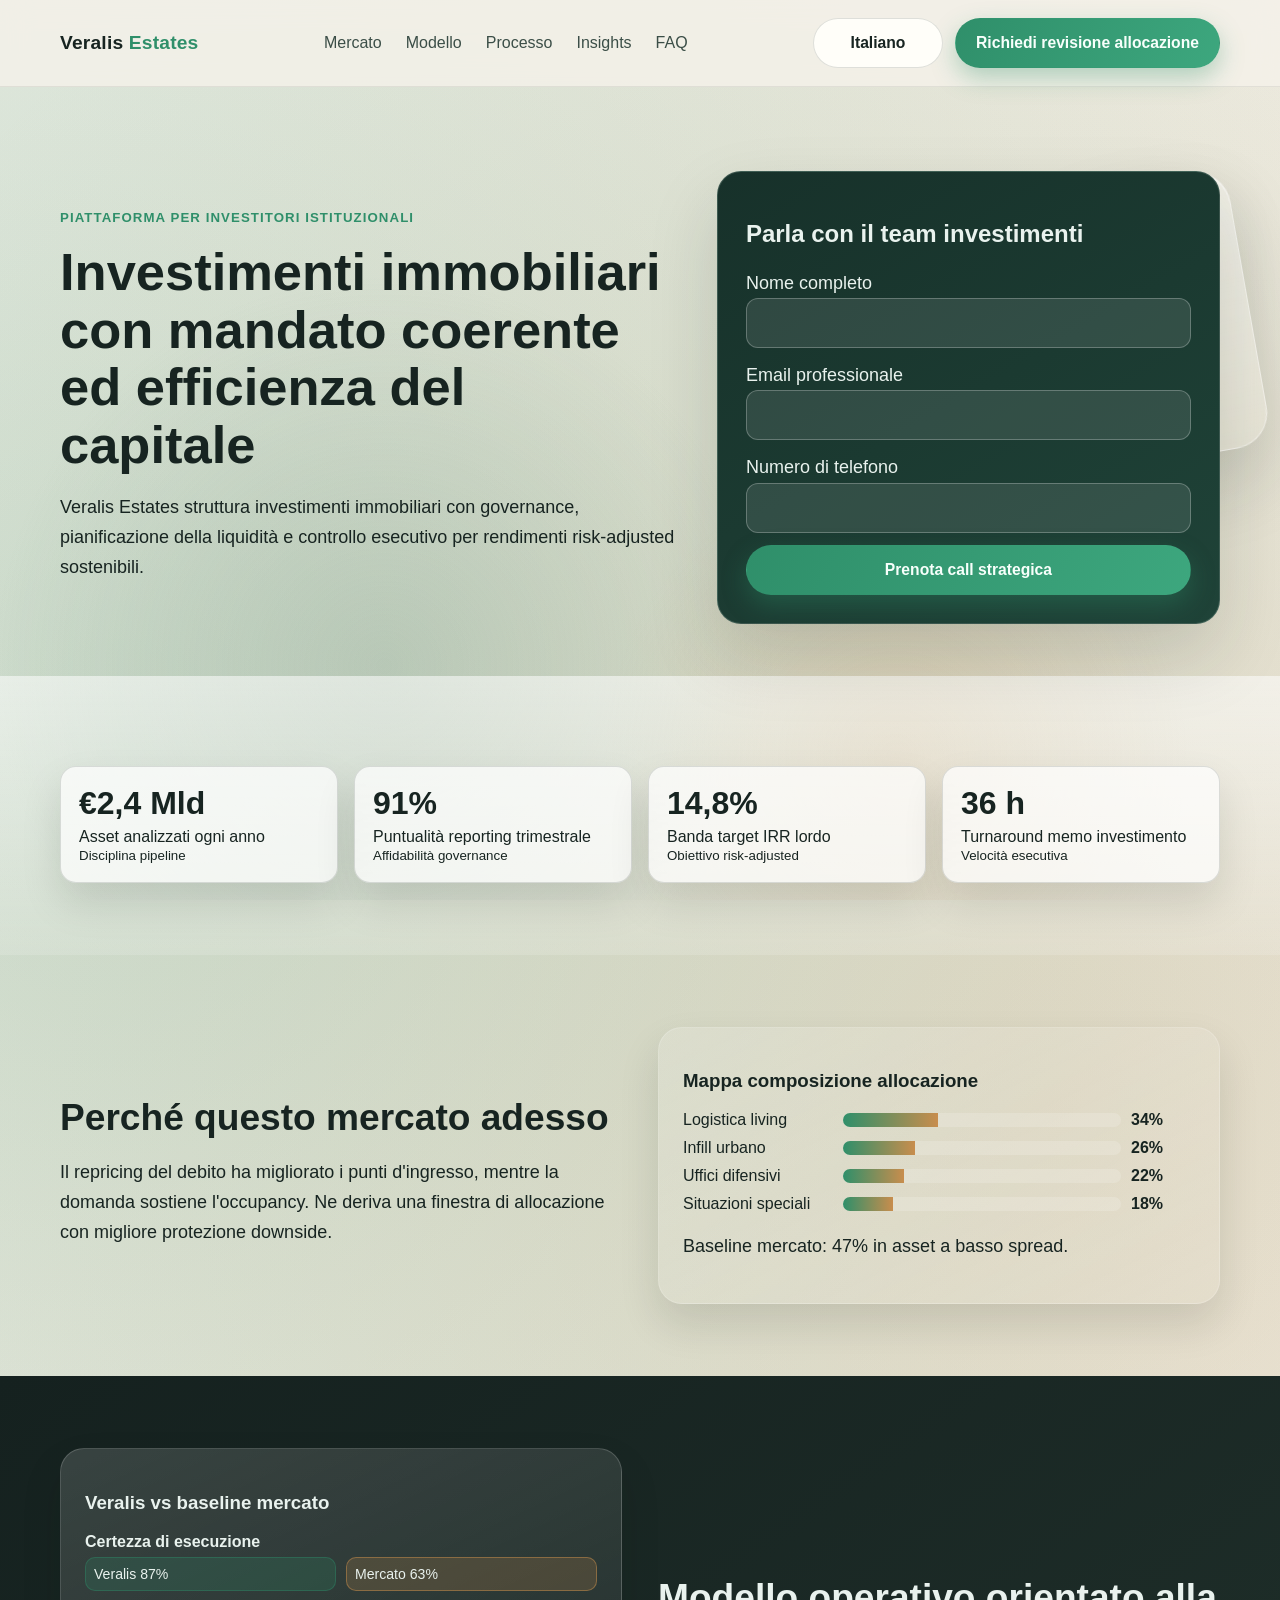
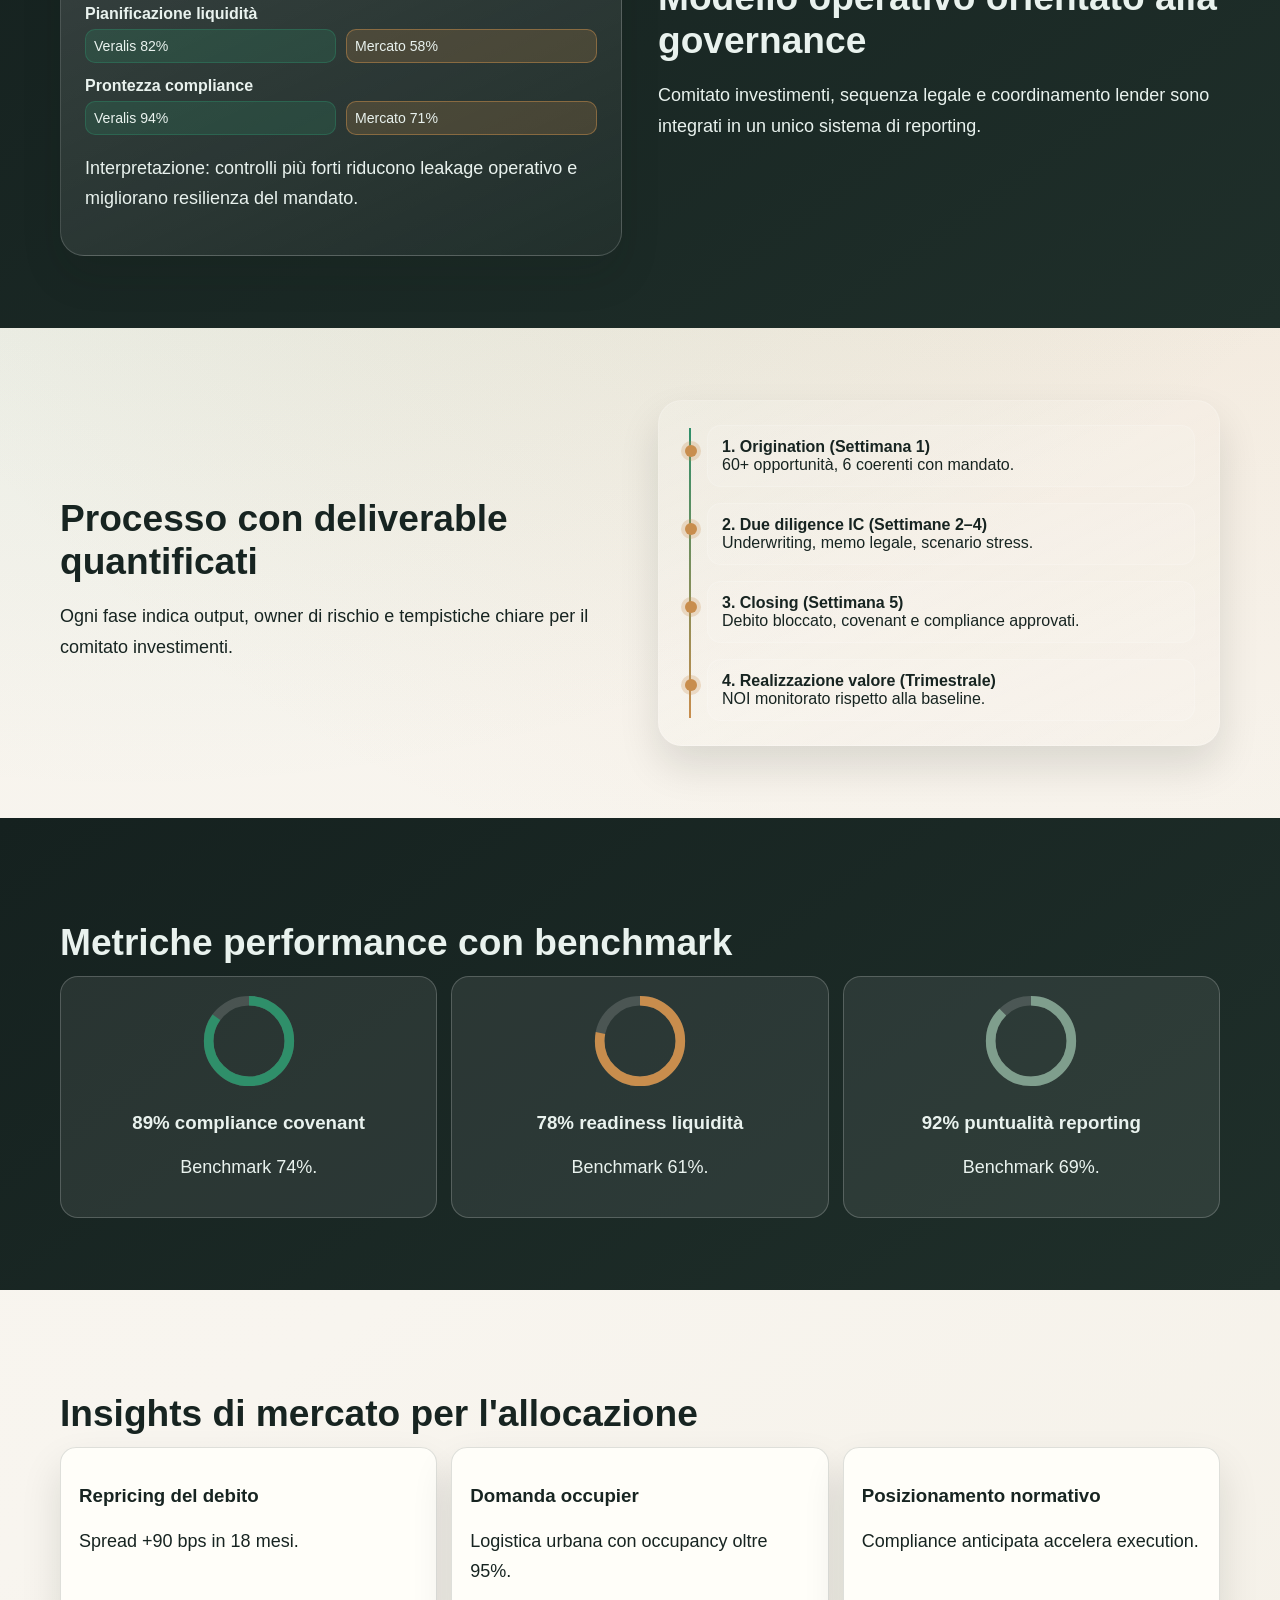
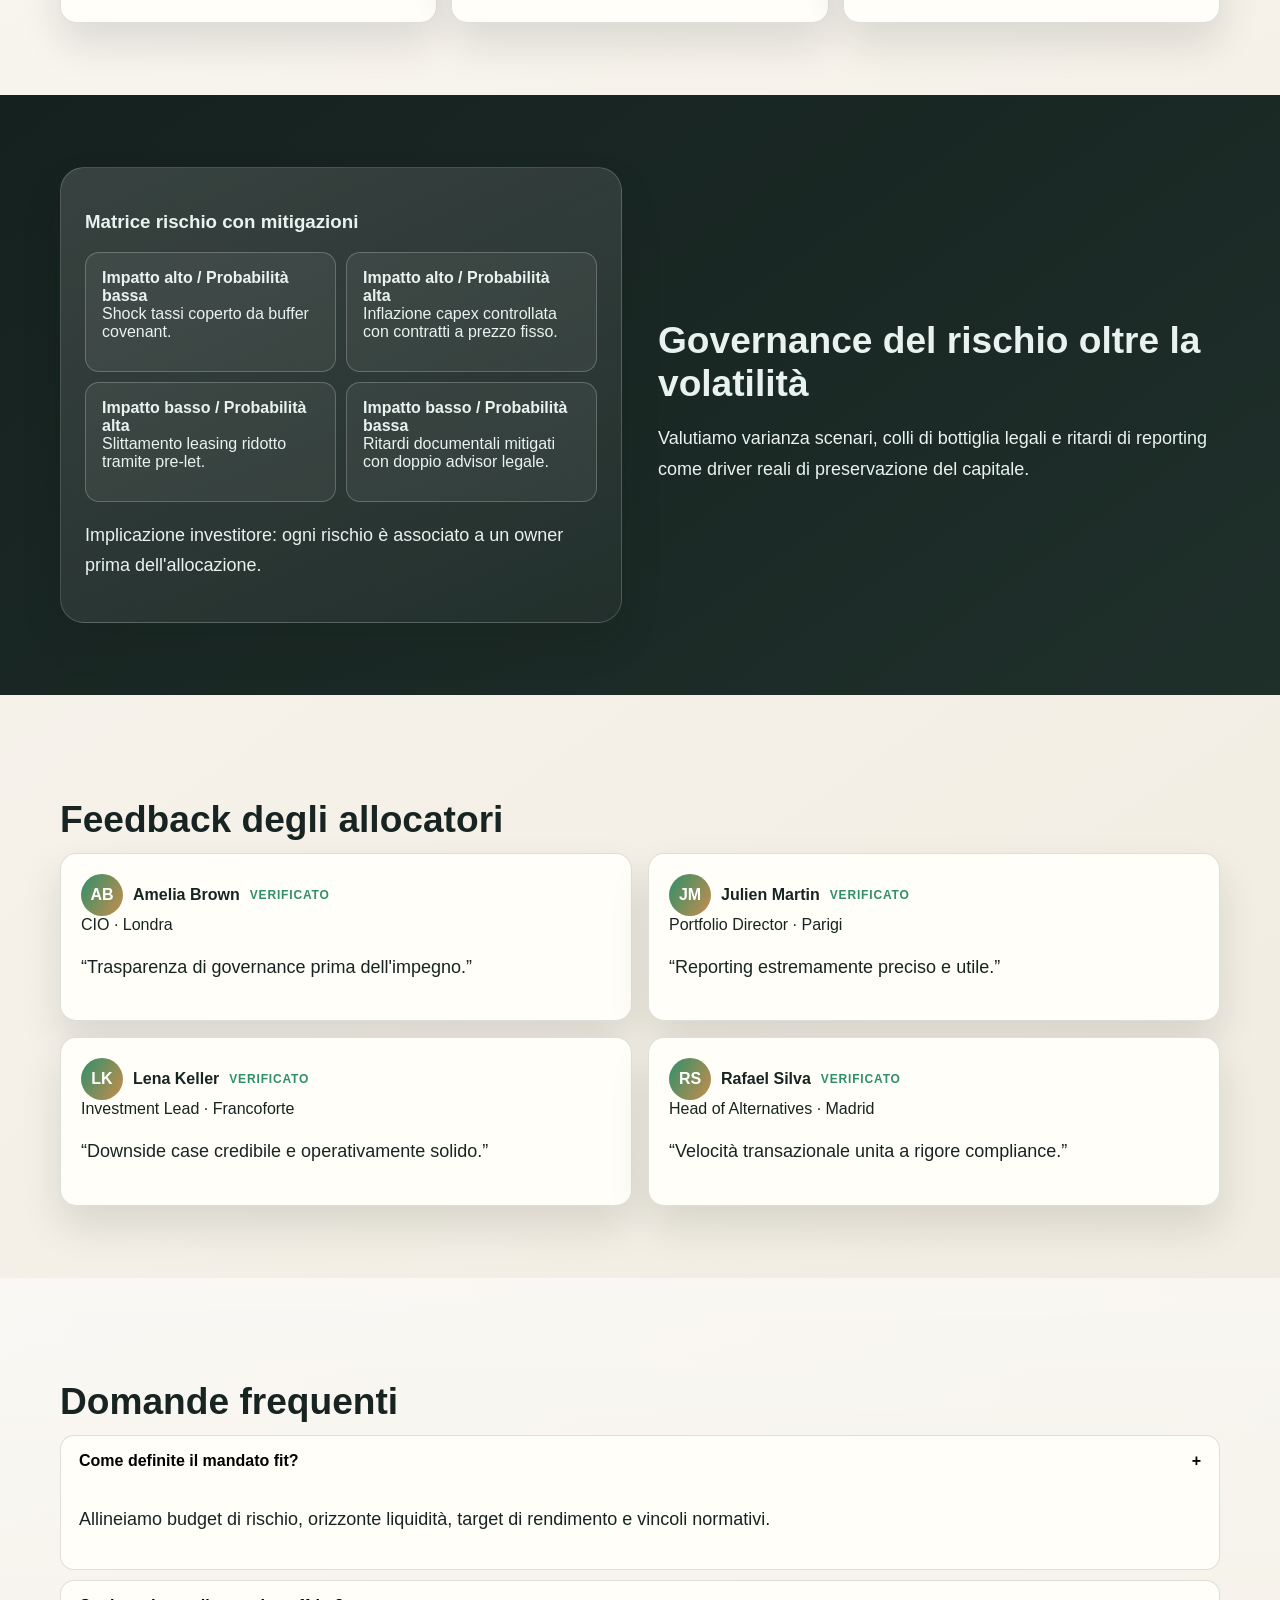
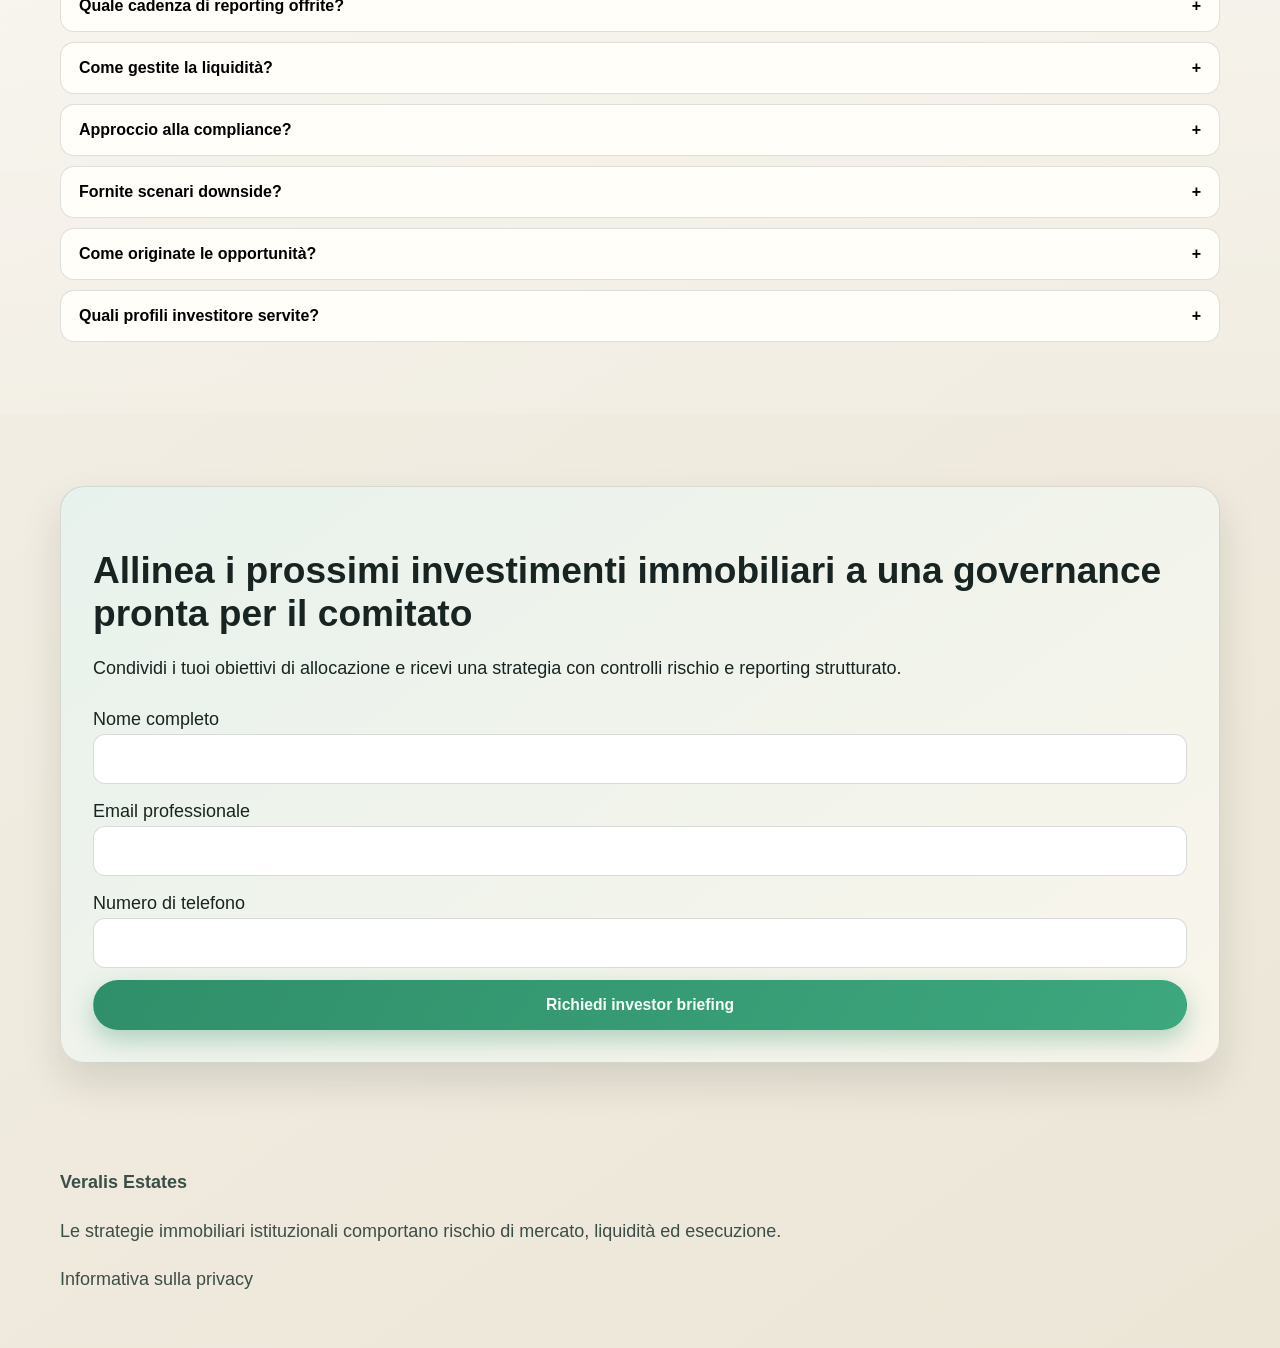
<file: it/index.html>
<!DOCTYPE html><html lang="it"><head><meta charset="UTF-8"/><meta name="viewport" content="width=device-width, initial-scale=1.0"/><title>Veralis Estates | Investimenti immobiliari istituzionali</title><meta name="description" content="Veralis Estates offre investimenti immobiliari istituzionali con governance, pianificazione della liquidità e reporting trasparente."/><link rel="canonical" href="https://veralisestates.com/it/index.html"/><link rel="alternate" hreflang="en" href="https://veralisestates.com/index.html"/><link rel="alternate" hreflang="de" href="https://veralisestates.com/de/index.html"/><link rel="alternate" hreflang="fr" href="https://veralisestates.com/fr/index.html"/><link rel="alternate" hreflang="es" href="https://veralisestates.com/es/index.html"/><link rel="alternate" hreflang="it" href="https://veralisestates.com/it/index.html"/><meta property="og:title" content="Veralis Estates | Investimenti immobiliari istituzionali"/><meta property="og:description" content="Piattaforma premium per allocazione, compliance ed esecuzione disciplinata."/><meta property="og:type" content="website"/><meta property="og:url" content="https://veralisestates.com/it/index.html"/><meta name="twitter:card" content="summary_large_image"/><meta name="twitter:title" content="Veralis Estates | Investimenti immobiliari istituzionali"/><meta name="twitter:description" content="Investimenti immobiliari con governance e rendimento risk-adjusted."/><link rel="stylesheet" href="../assets/style.css"/><script defer src="../assets/app.js"></script></head><body><div class="bg-mesh"></div><div class="glass-panel"></div><header class="site-header"><div class="container header-inner"><a class="brand" href="../index.html">Veralis <span>Estates</span></a><nav class="main-nav"><a href="#market">Mercato</a><a href="#model">Modello</a><a href="#process">Processo</a><a href="#insights">Insights</a><a href="#faq">FAQ</a></nav><div class="right-zone"><div class="lang-switcher" data-lang-switcher><button class="lang-toggle" data-lang-toggle>Italiano</button><div class="lang-menu"><a href="../index.html"><span class="flag-svg"><svg viewBox="0 0 60 30"><rect width="60" height="30" fill="#012169"/><rect x="24" width="12" height="30" fill="#fff"/><rect y="9" width="60" height="12" fill="#fff"/><rect x="26" width="8" height="30" fill="#C8102E"/><rect y="11" width="60" height="8" fill="#C8102E"/></svg></span>English</a><a href="../de/index.html"><span class="flag-svg"><svg viewBox="0 0 5 3"><rect width="5" height="1" y="0"/><rect width="5" height="1" y="1" fill="#D00"/><rect width="5" height="1" y="2" fill="#FFCE00"/></svg></span>Deutsch</a><a href="../fr/index.html"><span class="flag-svg"><svg viewBox="0 0 3 2"><rect width="1" height="2" fill="#0055A4"/><rect x="1" width="1" height="2" fill="#fff"/><rect x="2" width="1" height="2" fill="#EF4135"/></svg></span>Français</a><a href="../es/index.html"><span class="flag-svg"><svg viewBox="0 0 6 4"><rect width="6" height="4" fill="#AA151B"/><rect y="1" width="6" height="2" fill="#F1BF00"/></svg></span>Español</a><a href="../it/index.html"><span class="flag-svg"><svg viewBox="0 0 3 2"><rect width="1" height="2" fill="#009246"/><rect x="1" width="1" height="2" fill="#fff"/><rect x="2" width="1" height="2" fill="#CE2B37"/></svg></span>Italiano</a></div></div><a class="btn btn-primary" href="#lead">Richiedi revisione allocazione</a><button class="burger" data-burger>☰</button></div></div></header><div class="mobile-drawer" data-drawer><div class="drawer-overlay" data-drawer-overlay></div><aside class="drawer-panel" data-drawer-panel><div class="drawer-header"><strong>Menu</strong><button class="drawer-close" data-drawer-close>×</button></div><nav class="drawer-nav"><a href="#market">Mercato</a><a href="#model">Modello</a><a href="#process">Processo</a><a href="#insights">Insights</a><a href="#faq">FAQ</a></nav><div class="lang-switcher" data-lang-switcher><button class="lang-toggle" data-lang-toggle>Italiano</button><div class="lang-menu"><a href="../index.html"><span class="flag-svg"><svg viewBox="0 0 60 30"><rect width="60" height="30" fill="#012169"/><rect x="24" width="12" height="30" fill="#fff"/><rect y="9" width="60" height="12" fill="#fff"/><rect x="26" width="8" height="30" fill="#C8102E"/><rect y="11" width="60" height="8" fill="#C8102E"/></svg></span>English</a><a href="../de/index.html"><span class="flag-svg"><svg viewBox="0 0 5 3"><rect width="5" height="1" y="0"/><rect width="5" height="1" y="1" fill="#D00"/><rect width="5" height="1" y="2" fill="#FFCE00"/></svg></span>Deutsch</a><a href="../fr/index.html"><span class="flag-svg"><svg viewBox="0 0 3 2"><rect width="1" height="2" fill="#0055A4"/><rect x="1" width="1" height="2" fill="#fff"/><rect x="2" width="1" height="2" fill="#EF4135"/></svg></span>Français</a><a href="../es/index.html"><span class="flag-svg"><svg viewBox="0 0 6 4"><rect width="6" height="4" fill="#AA151B"/><rect y="1" width="6" height="2" fill="#F1BF00"/></svg></span>Español</a><a href="../it/index.html"><span class="flag-svg"><svg viewBox="0 0 3 2"><rect width="1" height="2" fill="#009246"/><rect x="1" width="1" height="2" fill="#fff"/><rect x="2" width="1" height="2" fill="#CE2B37"/></svg></span>Italiano</a></div></div><a class="btn btn-primary" href="#lead">Richiedi revisione allocazione</a></aside></div><main><section class="hero"><div class="container hero-grid"><div><p class="kicker">Piattaforma per investitori istituzionali</p><h1>Investimenti immobiliari con mandato coerente ed efficienza del capitale</h1><p>Veralis Estates struttura investimenti immobiliari con governance, pianificazione della liquidità e controllo esecutivo per rendimenti risk-adjusted sostenibili.</p></div><div class="hero-card"><h2 id="lead">Parla con il team investimenti</h2><form class="lead-form"><label>Nome completo<input type="text" required></label><label>Email professionale<input type="email" required></label><label>Numero di telefono<input type="tel" required></label><button class="btn btn-primary">Prenota call strategica</button></form></div></div></section><section class="section alt"><div class="container kpi-strip"><article class="kpi-item"><strong>€2,4 Mld</strong><div>Asset analizzati ogni anno</div><small>Disciplina pipeline</small></article><article class="kpi-item"><strong>91%</strong><div>Puntualità reporting trimestrale</div><small>Affidabilità governance</small></article><article class="kpi-item"><strong>14,8%</strong><div>Banda target IRR lordo</div><small>Obiettivo risk-adjusted</small></article><article class="kpi-item"><strong>36 h</strong><div>Turnaround memo investimento</div><small>Velocità esecutiva</small></article></div></section><section class="section" id="market"><div class="container split"><div><h2>Perché questo mercato adesso</h2><p>Il repricing del debito ha migliorato i punti d'ingresso, mentre la domanda sostiene l'occupancy. Ne deriva una finestra di allocazione con migliore protezione downside.</p></div><div class="visual-card"><h3>Mappa composizione allocazione</h3><div class="allocation-stack"><div class="seg-row"><span>Logistica living</span><div class="seg-bar"><span style="width:34%"></span></div><b>34%</b></div><div class="seg-row"><span>Infill urbano</span><div class="seg-bar"><span style="width:26%"></span></div><b>26%</b></div><div class="seg-row"><span>Uffici difensivi</span><div class="seg-bar"><span style="width:22%"></span></div><b>22%</b></div><div class="seg-row"><span>Situazioni speciali</span><div class="seg-bar"><span style="width:18%"></span></div><b>18%</b></div></div><p>Baseline mercato: 47% in asset a basso spread.</p></div></div></section><section class="section dark" id="model"><div class="container split"><div class="visual-card"><h3>Veralis vs baseline mercato</h3><div class="dual-bars"><div class="compare-row"><strong>Certezza di esecuzione</strong><div class="compare-bars"><div class="us">Veralis 87%</div><div class="market">Mercato 63%</div></div></div><div class="compare-row"><strong>Pianificazione liquidità</strong><div class="compare-bars"><div class="us">Veralis 82%</div><div class="market">Mercato 58%</div></div></div><div class="compare-row"><strong>Prontezza compliance</strong><div class="compare-bars"><div class="us">Veralis 94%</div><div class="market">Mercato 71%</div></div></div></div><p>Interpretazione: controlli più forti riducono leakage operativo e migliorano resilienza del mandato.</p></div><div><h2>Modello operativo orientato alla governance</h2><p>Comitato investimenti, sequenza legale e coordinamento lender sono integrati in un unico sistema di reporting.</p></div></div></section><section class="section" id="process"><div class="container split"><div><h2>Processo con deliverable quantificati</h2><p>Ogni fase indica output, owner di rischio e tempistiche chiare per il comitato investimenti.</p></div><div class="visual-card"><div class="timeline"><article class="step"><strong>1. Origination (Settimana 1)</strong><div>60+ opportunità, 6 coerenti con mandato.</div></article><article class="step"><strong>2. Due diligence IC (Settimane 2–4)</strong><div>Underwriting, memo legale, scenario stress.</div></article><article class="step"><strong>3. Closing (Settimana 5)</strong><div>Debito bloccato, covenant e compliance approvati.</div></article><article class="step"><strong>4. Realizzazione valore (Trimestrale)</strong><div>NOI monitorato rispetto alla baseline.</div></article></div></div></div></section><section class="section dark"><div class="container"><h2>Metriche performance con benchmark</h2><div class="ring-grid"><article class="ring"><svg viewBox="0 0 100 100"><circle cx="50" cy="50" r="42" stroke="rgba(255,255,255,.15)" stroke-width="10" fill="none"/><circle cx="50" cy="50" r="42" stroke="#2f8f6a" stroke-width="10" fill="none" stroke-dasharray="264" stroke-dashoffset="40" transform="rotate(-90 50 50)"/></svg><h3>89% compliance covenant</h3><p>Benchmark 74%.</p></article><article class="ring"><svg viewBox="0 0 100 100"><circle cx="50" cy="50" r="42" stroke="rgba(255,255,255,.15)" stroke-width="10" fill="none"/><circle cx="50" cy="50" r="42" stroke="#c88d4d" stroke-width="10" fill="none" stroke-dasharray="264" stroke-dashoffset="58" transform="rotate(-90 50 50)"/></svg><h3>78% readiness liquidità</h3><p>Benchmark 61%.</p></article><article class="ring"><svg viewBox="0 0 100 100"><circle cx="50" cy="50" r="42" stroke="rgba(255,255,255,.15)" stroke-width="10" fill="none"/><circle cx="50" cy="50" r="42" stroke="#7f9e8d" stroke-width="10" fill="none" stroke-dasharray="264" stroke-dashoffset="33" transform="rotate(-90 50 50)"/></svg><h3>92% puntualità reporting</h3><p>Benchmark 69%.</p></article></div></div></section><section class="section" id="insights"><div class="container"><h2>Insights di mercato per l'allocazione</h2><div class="insights-grid"><article class="insight"><h3>Repricing del debito</h3><p>Spread +90 bps in 18 mesi.</p></article><article class="insight"><h3>Domanda occupier</h3><p>Logistica urbana con occupancy oltre 95%.</p></article><article class="insight"><h3>Posizionamento normativo</h3><p>Compliance anticipata accelera execution.</p></article></div></div></section><section class="section dark"><div class="container split"><div class="visual-card"><h3>Matrice rischio con mitigazioni</h3><div class="risk-matrix"><div class="quad"><strong>Impatto alto / Probabilità bassa</strong>Shock tassi coperto da buffer covenant.</div><div class="quad"><strong>Impatto alto / Probabilità alta</strong>Inflazione capex controllata con contratti a prezzo fisso.</div><div class="quad"><strong>Impatto basso / Probabilità alta</strong>Slittamento leasing ridotto tramite pre-let.</div><div class="quad"><strong>Impatto basso / Probabilità bassa</strong>Ritardi documentali mitigati con doppio advisor legale.</div></div><p>Implicazione investitore: ogni rischio è associato a un owner prima dell'allocazione.</p></div><div><h2>Governance del rischio oltre la volatilità</h2><p>Valutiamo varianza scenari, colli di bottiglia legali e ritardi di reporting come driver reali di preservazione del capitale.</p></div></div></section><section class="section"><div class="container"><h2>Feedback degli allocatori</h2><div class="reviews-grid"><article class="review-card"><div class="review-top"><span class="avatar">AB</span><strong>Amelia Brown</strong><span class="verified">VERIFICATO</span></div><div>CIO · Londra</div><p>“Trasparenza di governance prima dell'impegno.”</p></article><article class="review-card"><div class="review-top"><span class="avatar">JM</span><strong>Julien Martin</strong><span class="verified">VERIFICATO</span></div><div>Portfolio Director · Parigi</div><p>“Reporting estremamente preciso e utile.”</p></article><article class="review-card"><div class="review-top"><span class="avatar">LK</span><strong>Lena Keller</strong><span class="verified">VERIFICATO</span></div><div>Investment Lead · Francoforte</div><p>“Downside case credibile e operativamente solido.”</p></article><article class="review-card"><div class="review-top"><span class="avatar">RS</span><strong>Rafael Silva</strong><span class="verified">VERIFICATO</span></div><div>Head of Alternatives · Madrid</div><p>“Velocità transazionale unita a rigore compliance.”</p></article></div></div></section><section class="section alt" id="faq"><div class="container"><h2>Domande frequenti</h2><div class="faq-list" data-faq><article class="faq-item active"><button class="faq-btn">Come definite il mandato fit?<span>+</span></button><div class="faq-content"><p>Allineiamo budget di rischio, orizzonte liquidità, target di rendimento e vincoli normativi.</p></div></article><article class="faq-item"><button class="faq-btn">Quale cadenza di reporting offrite?<span>+</span></button><div class="faq-content"><p>Dashboard mensile e review trimestrale approfondita.</p></div></article><article class="faq-item"><button class="faq-btn">Come gestite la liquidità?<span>+</span></button><div class="faq-content"><p>Percorsi di rifinanziamento ed exit definiti per ogni asset.</p></div></article><article class="faq-item"><button class="faq-btn">Approccio alla compliance?<span>+</span></button><div class="faq-content"><p>Controlli inseriti in due diligence e closing, non a valle.</p></div></article><article class="faq-item"><button class="faq-btn">Fornite scenari downside?<span>+</span></button><div class="faq-content"><p>Sì, con casi base, avverso e stress su occupancy, cap rate e costo del debito.</p></div></article><article class="faq-item"><button class="faq-btn">Come originate le opportunità?<span>+</span></button><div class="faq-content"><p>Network broker, owner diretti e partner special situations.</p></div></article><article class="faq-item"><button class="faq-btn">Quali profili investitore servite?<span>+</span></button><div class="faq-content"><p>Fondi pensione, family office, assicurazioni e tesorerie corporate.</p></div></article></div></div></section><section class="section"><div class="container final-cta"><h2>Allinea i prossimi investimenti immobiliari a una governance pronta per il comitato</h2><p>Condividi i tuoi obiettivi di allocazione e ricevi una strategia con controlli rischio e reporting strutturato.</p><form class="lead-form light"><label>Nome completo<input type="text" required></label><label>Email professionale<input type="email" required></label><label>Numero di telefono<input type="tel" required></label><button class="btn btn-primary">Richiedi investor briefing</button></form></div></section></main><footer><div class="container"><strong>Veralis Estates</strong><p>Le strategie immobiliari istituzionali comportano rischio di mercato, liquidità ed esecuzione.</p><a href="#" data-open-privacy>Informativa sulla privacy</a></div></footer><div class="modal" data-modal><div class="modal-overlay" data-modal-overlay></div><div class="modal-dialog" data-modal-dialog><div class="modal-head"><h2>Informativa sulla privacy</h2><button class="modal-x" data-close-modal>✕</button></div><div class="modal-content"><h3>Introduzione</h3><p>Veralis Estates tutela i dati personali condivisi tramite questo sito web.</p><h3>Raccolta dati</h3><p>Raccogliamo nome completo, email professionale, numero di telefono e dati tecnici di navigazione.</p><h3>Base giuridica</h3><p>Interesse legittimo, comunicazione precontrattuale e obblighi di compliance.</p><h3>Cookie</h3><p>Utilizziamo cookie essenziali e analitici per operatività sicura e miglioramento continuo.</p><h3>Conservazione</h3><p>I dati sono conservati solo per il periodo necessario a relazione investitore, obblighi legali e audit.</p><h3>Condivisione con terze parti</h3><p>Possibile condivisione con fornitori regolamentati per CRM, revisione legale e hosting sicuro.</p><h3>Sicurezza</h3><p>Applichiamo cifratura, accessi per ruolo e monitoraggio attivo.</p><h3>Diritti dell'utente</h3><p>Puoi richiedere accesso, rettifica, cancellazione, limitazione, opposizione e portabilità.</p><h3>Trasferimenti internazionali</h3><p>I trasferimenti transfrontalieri sono protetti da salvaguardie contrattuali.</p><h3>Disclosure rischio di settore</h3><p>Le comunicazioni d'investimento possono contenere informazioni sensibili.</p><h3>Contatto</h3><p>privacy@veralisestates.com</p></div><div class="modal-footer"><button class="btn-secondary" data-close-modal>Chiudi</button></div></div></div><script type="application/ld+json">{"@context":"https://schema.org","@graph":[{"@type":"Organization","name":"Veralis Estates","url":"https://veralisestates.com"},{"@type":"WebSite","name":"Veralis Estates Italia","url":"https://veralisestates.com/it/index.html"},{"@type":"FAQPage","mainEntity":[{"@type":"Question","name":"Come definite il mandato fit?","acceptedAnswer":{"@type":"Answer","text":"Allineiamo budget di rischio, orizzonte liquidità, target di rendimento e vincoli normativi."}}]},{"@type":"Review","author":{"@type":"Person","name":"Amelia Brown"},"reviewBody":"Trasparenza di governance prima dell'impegno.","itemReviewed":{"@type":"Organization","name":"Veralis Estates"}}]}</script></body></html>
</file>
<file: assets/style.css>
:root {
  --bg-0: #f6f2ea;
  --bg-1: #ece6d7;
  --bg-dark: #15211f;
  --bg-dark-soft: #1f2f2a;
  --surface: rgba(255, 255, 255, 0.72);
  --surface-strong: #fffdf8;
  --text: #172421;
  --text-soft: #3b4e47;
  --text-light: #e9f2ee;
  --accent: #2f8f6a;
  --accent-2: #c88d4d;
  --accent-3: #7f9e8d;
  --danger: #c36b58;
  --border: rgba(23, 36, 33, 0.14);
  --shadow-lg: 0 32px 70px rgba(18, 31, 28, 0.15);
  --shadow-md: 0 20px 40px rgba(15, 22, 20, 0.12);
  --radius-lg: 24px;
  --radius-md: 16px;
  --btn-height: 50px;
  --container: min(1160px, 92vw);
}

* { box-sizing: border-box; }
html { scroll-behavior: smooth; }
body {
  margin: 0;
  font-family: "Inter", "Segoe UI", sans-serif;
  color: var(--text);
  background:
    radial-gradient(circle at 10% 12%, rgba(47, 143, 106, 0.22), transparent 30%),
    radial-gradient(circle at 82% 18%, rgba(200, 141, 77, 0.22), transparent 28%),
    linear-gradient(145deg, var(--bg-0), #f8f5ef 45%, var(--bg-1));
  min-height: 100vh;
}
body.nav-open,
body.modal-open { overflow: hidden; }

a { color: inherit; text-decoration: none; }
p, li, label, .faq-item p, .modal-content p, footer { font-size: 18px; line-height: 1.68; }

.bg-mesh {
  position: fixed;
  inset: 0;
  pointer-events: none;
  z-index: -2;
  background:
    radial-gradient(circle at 30% 74%, rgba(127, 158, 141, 0.28), transparent 35%),
    radial-gradient(circle at 70% 84%, rgba(200, 141, 77, 0.18), transparent 25%);
}

.glass-panel {
  position: fixed;
  top: 20%;
  right: min(3vw, 30px);
  width: 180px;
  height: 280px;
  border-radius: 36px;
  border: 1px solid rgba(255,255,255,0.45);
  background: linear-gradient(180deg, rgba(255,255,255,0.35), rgba(255,255,255,0.05));
  box-shadow: inset 0 1px 0 rgba(255,255,255,0.7), var(--shadow-lg);
  backdrop-filter: blur(12px);
  z-index: -1;
  transform: rotate(-10deg);
}

.container { width: var(--container); margin: 0 auto; }

.site-header {
  position: sticky;
  top: 0;
  z-index: 1000;
  backdrop-filter: blur(14px);
  background: rgba(246, 242, 234, 0.8);
  border-bottom: 1px solid rgba(23, 36, 33, 0.08);
}
.header-inner {
  display: flex;
  justify-content: space-between;
  align-items: center;
  min-height: 86px;
  gap: 20px;
}
.brand { font-weight: 700; letter-spacing: .2px; font-size: 1.2rem; }
.brand span { color: var(--accent); }

.main-nav { display: flex; gap: 24px; align-items: center; }
.main-nav a { font-weight: 500; color: var(--text-soft); }
.main-nav a:hover, .main-nav a:focus-visible { color: var(--accent); }

.right-zone { display: flex; align-items: center; gap: 12px; }

.btn,
.lang-toggle {
  height: var(--btn-height);
  padding: 0 20px;
  border-radius: 999px;
  border: 1px solid transparent;
  display: inline-flex;
  align-items: center;
  justify-content: center;
  font-size: 0.98rem;
  font-weight: 600;
  cursor: pointer;
}
.btn-primary {
  background: linear-gradient(120deg, var(--accent), #3da77e);
  color: #f7fffb;
  box-shadow: 0 10px 25px rgba(47, 143, 106, 0.34);
}
.btn-primary:hover { transform: translateY(-1px); }

.lang-switcher { position: relative; }
.lang-toggle {
  background: #fffef9;
  border-color: var(--border);
  color: var(--text);
  min-width: 130px;
}
.lang-menu {
  position: absolute;
  top: calc(100% + 8px);
  right: 0;
  background: var(--surface-strong);
  border-radius: 14px;
  border: 1px solid var(--border);
  min-width: 190px;
  box-shadow: var(--shadow-md);
  padding: 8px;
  display: none;
}
.lang-switcher.open .lang-menu { display: block; }
.lang-menu a {
  display: flex;
  align-items: center;
  gap: 10px;
  padding: 10px 12px;
  border-radius: 10px;
}
.lang-menu a:hover { background: rgba(47,143,106,0.1); }
.flag-svg { width: 22px; height: 16px; display: inline-flex; border-radius: 2px; overflow: hidden; border: 1px solid rgba(0,0,0,0.1); }

.burger {
  display: none;
  width: var(--btn-height);
  height: var(--btn-height);
  border-radius: 50%;
  border: 1px solid var(--border);
  background: #fffef9;
  align-items: center;
  justify-content: center;
  font-size: 1.4rem;
  cursor: pointer;
}

.mobile-drawer {
  position: fixed;
  inset: 0;
  display: none;
  z-index: 1200;
}
.mobile-drawer.active { display: block; }
.drawer-overlay { position: absolute; inset: 0; background: rgba(5,10,9,0.45); }
.drawer-panel {
  position: absolute;
  right: 0;
  top: 0;
  height: 100%;
  width: min(420px, 92vw);
  background: #fffdf8;
  padding: 24px;
  display: flex;
  flex-direction: column;
  gap: 18px;
  box-shadow: var(--shadow-md);
}
.drawer-header { display: flex; justify-content: space-between; align-items: center; }
.drawer-close { border: 0; font-size: 1.8rem; background: transparent; cursor: pointer; }
.drawer-nav { display: flex; flex-direction: column; gap: 10px; }
.drawer-nav a { padding: 10px 0; border-bottom: 1px solid rgba(23,36,33,0.09); }

.hero { padding: 84px 0 52px; }
.hero-grid { display: grid; grid-template-columns: 1.1fr 0.9fr; gap: 42px; align-items: center; }
.kicker { color: var(--accent); text-transform: uppercase; letter-spacing: .08em; font-size: .83rem; font-weight: 700; }
h1 { font-size: clamp(2.1rem, 4.1vw, 3.8rem); line-height: 1.1; margin: 12px 0 18px; }
.section h2 { font-size: clamp(1.6rem, 2.9vw, 2.5rem); margin-bottom: 12px; }
.hero-card {
  border-radius: var(--radius-lg);
  background: linear-gradient(150deg, #17312a, #1f4338);
  color: var(--text-light);
  padding: 28px;
  border: 1px solid rgba(220,240,232,.18);
  box-shadow: var(--shadow-lg);
}

.lead-form {
  display: grid;
  gap: 12px;
  margin-top: 20px;
}
.lead-form input {
  width: 100%;
  border: 1px solid rgba(255,255,255,0.25);
  background: rgba(255,255,255,0.1);
  border-radius: 12px;
  min-height: 50px;
  color: #fff;
  padding: 0 14px;
  font-size: 1rem;
}
.lead-form.light input {
  color: var(--text);
  background: #fff;
  border: 1px solid rgba(23,36,33,0.16);
}

.section { padding: 72px 0; }
.section.alt { background: linear-gradient(180deg, rgba(255,255,255,0.55), rgba(255,255,255,0.15)); }
.section.dark {
  background: linear-gradient(145deg, var(--bg-dark), var(--bg-dark-soft));
  color: var(--text-light);
}

.kpi-strip { display: grid; grid-template-columns: repeat(4, 1fr); gap: 16px; margin-top: 18px; }
.kpi-item {
  background: var(--surface);
  border: 1px solid var(--border);
  padding: 18px;
  border-radius: var(--radius-md);
  box-shadow: var(--shadow-md);
}
.kpi-item strong { font-size: 2rem; display: block; margin-bottom: 6px; }

.split { display: grid; grid-template-columns: 1fr 1fr; gap: 36px; align-items: center; }
.visual-card {
  border-radius: var(--radius-lg);
  border: 1px solid rgba(255,255,255,0.17);
  background: linear-gradient(155deg, rgba(255,255,255,0.15), rgba(255,255,255,0.03));
  padding: 24px;
  box-shadow: var(--shadow-md);
}

.allocation-stack { display: grid; gap: 10px; }
.seg-row { display: grid; grid-template-columns: 150px 1fr 64px; gap: 10px; align-items: center; }
.seg-bar { height: 14px; border-radius: 999px; background: rgba(255,255,255,0.16); overflow: hidden; position: relative; }
.seg-bar span { display: block; height: 100%; background: linear-gradient(90deg, var(--accent), var(--accent-2)); }

.dual-bars { display: grid; gap: 14px; }
.compare-row { display: grid; gap: 6px; }
.compare-bars { display: grid; grid-template-columns: 1fr 1fr; gap: 10px; }
.compare-bars div { border-radius: 10px; padding: 8px; font-size: .88rem; }
.compare-bars .us { background: rgba(47,143,106,0.2); border: 1px solid rgba(47,143,106,.4); }
.compare-bars .market { background: rgba(200,141,77,0.2); border: 1px solid rgba(200,141,77,.5); }

.timeline { position: relative; padding-left: 24px; display: grid; gap: 16px; }
.timeline::before {
  content: "";
  position: absolute;
  left: 6px;
  top: 3px;
  bottom: 3px;
  width: 2px;
  background: linear-gradient(var(--accent), var(--accent-2));
}
.step { position: relative; padding: 12px 14px; border-radius: 14px; background: rgba(255,255,255,.08); border: 1px solid rgba(255,255,255,.16); }
.step::before { content: ""; position: absolute; left: -23px; top: 19px; width: 12px; height: 12px; border-radius: 50%; background: var(--accent-2); box-shadow: 0 0 0 4px rgba(200,141,77,.25); }

.ring-grid { display: grid; grid-template-columns: repeat(3,1fr); gap: 14px; }
.ring {
  background: rgba(255,255,255,0.08);
  border-radius: 18px;
  border: 1px solid rgba(255,255,255,0.2);
  padding: 16px;
  text-align: center;
}
.ring svg { width: 96px; height: 96px; }

.insights-grid { display: grid; grid-template-columns: 1fr 1fr 1fr; gap: 14px; }
.insight { background: #fffef9; border-radius: 16px; padding: 18px; border: 1px solid var(--border); box-shadow: var(--shadow-md); }

.risk-matrix {
  display: grid;
  grid-template-columns: repeat(2, 1fr);
  gap: 10px;
}
.quad { padding: 16px; border-radius: 14px; min-height: 120px; border: 1px solid rgba(255,255,255,.22); background: rgba(255,255,255,.06); }
.quad strong { display: block; }

.reviews-grid { display: grid; grid-template-columns: repeat(2,1fr); gap: 16px; }
.review-card { background: #fffef9; padding: 20px; border-radius: 16px; border: 1px solid var(--border); box-shadow: var(--shadow-md); }
.review-top { display: flex; align-items: center; gap: 10px; flex-wrap: wrap; }
.avatar { width: 42px; height: 42px; border-radius: 50%; background: linear-gradient(120deg, var(--accent), var(--accent-2)); color: #fff; display: inline-flex; align-items: center; justify-content: center; font-weight: 700; }
.verified { font-size: .75rem; letter-spacing: .07em; color: var(--accent); font-weight: 800; }

.faq-list { display: grid; gap: 10px; }
.faq-item { background: #fffef9; border: 1px solid var(--border); border-radius: 14px; overflow: hidden; }
.faq-btn {
  width: 100%;
  text-align: left;
  border: 0;
  background: transparent;
  padding: 16px 18px;
  font-size: 1rem;
  font-weight: 600;
  display: flex;
  justify-content: space-between;
}
.faq-content { max-height: 0; overflow: hidden; transition: max-height .35s ease, padding .35s ease; padding: 0 18px; }
.faq-item.active .faq-content { max-height: 220px; padding: 0 18px 16px; }

.final-cta { border-radius: 24px; background: linear-gradient(145deg, #e8f2ec, #f9f5eb); padding: 32px; border: 1px solid rgba(23,36,33,.13); box-shadow: var(--shadow-md); }

footer { padding: 32px 0 54px; color: var(--text-soft); }

.modal {
  position: fixed;
  inset: 0;
  display: none;
  z-index: 1500;
}
.modal.active { display: block; }
.modal-overlay { position: absolute; inset: 0; background: rgba(9, 16, 14, 0.65); }
.modal-dialog {
  position: absolute;
  left: 50%;
  top: 50%;
  transform: translate(-50%, -50%);
  width: min(900px, 94vw);
  max-height: 88vh;
  background: #fffef9;
  border-radius: 18px;
  border: 1px solid var(--border);
  display: flex;
  flex-direction: column;
}
.modal-head { display: flex; justify-content: space-between; align-items: center; padding: 16px 20px; border-bottom: 1px solid var(--border); }
.modal-content { padding: 20px; overflow: auto; }
.modal-footer { padding: 14px 20px; border-top: 1px solid var(--border); }
.modal-x, .btn-secondary { border: 1px solid var(--border); background: #fff; border-radius: 10px; min-height: 42px; padding: 0 16px; cursor: pointer; }

[data-reveal] { opacity: 0; transform: translateY(16px); transition: opacity .5s ease, transform .5s ease; }
[data-reveal].revealed { opacity: 1; transform: translateY(0); }

@media (max-width: 900px) {
  .main-nav, .right-zone .lang-switcher, .right-zone .btn-primary { display: none; }
  .burger { display: inline-flex; }
  .hero-grid, .split, .kpi-strip, .ring-grid, .insights-grid, .reviews-grid { grid-template-columns: 1fr; }
  .glass-panel { display: none; }
  .hero { padding-top: 48px; }
}
</file>
